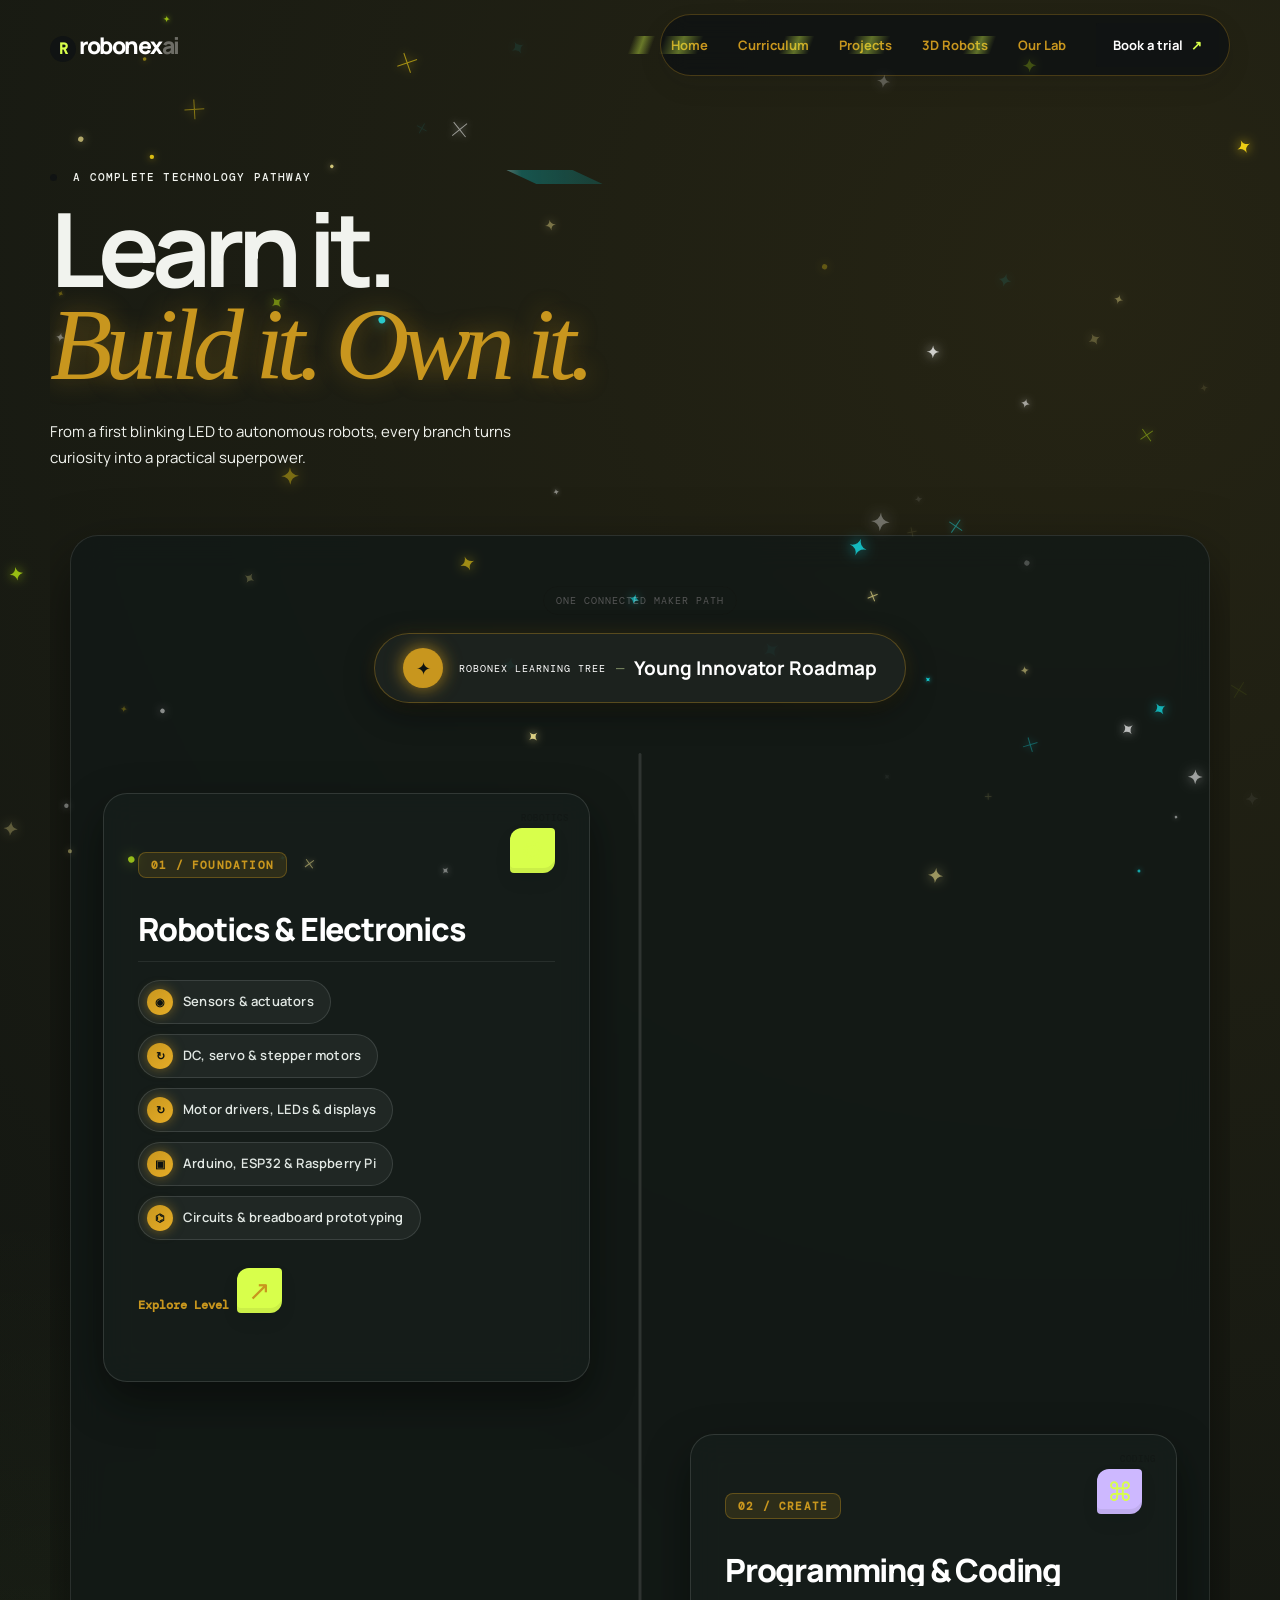
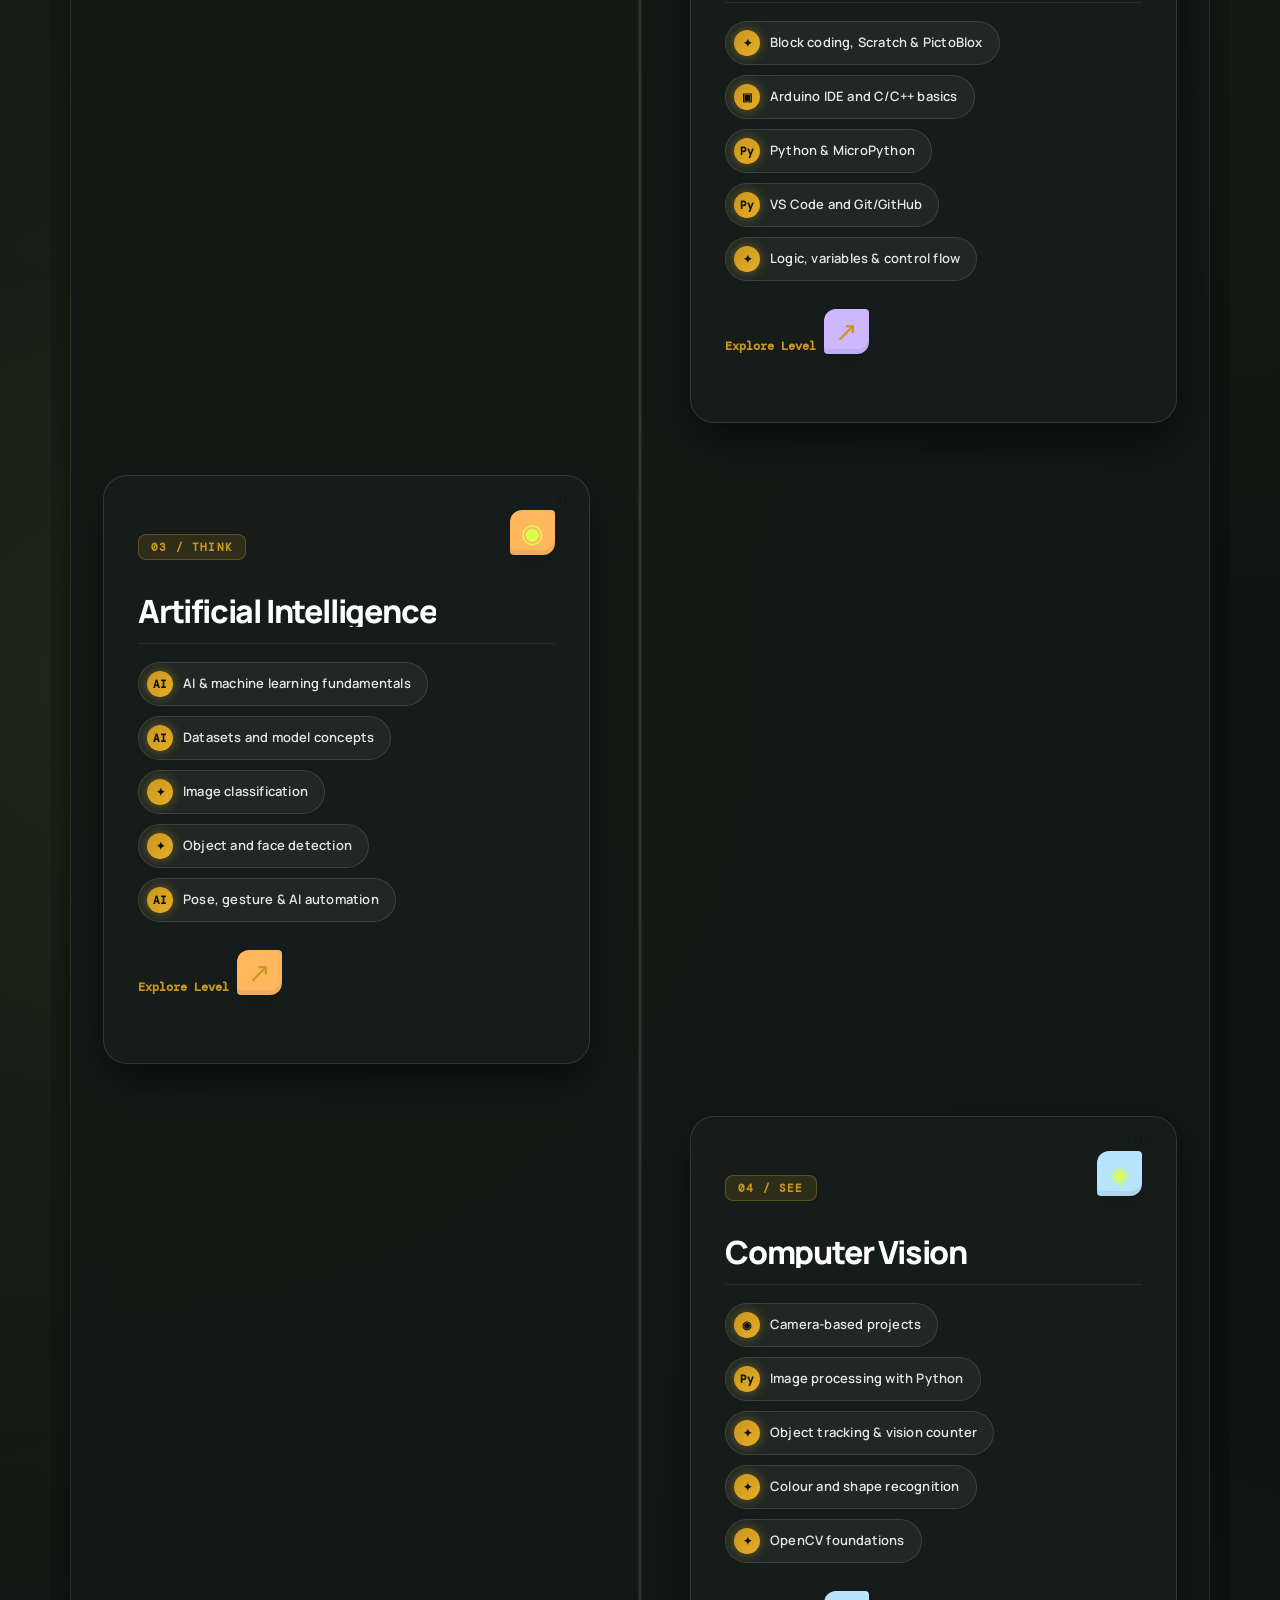
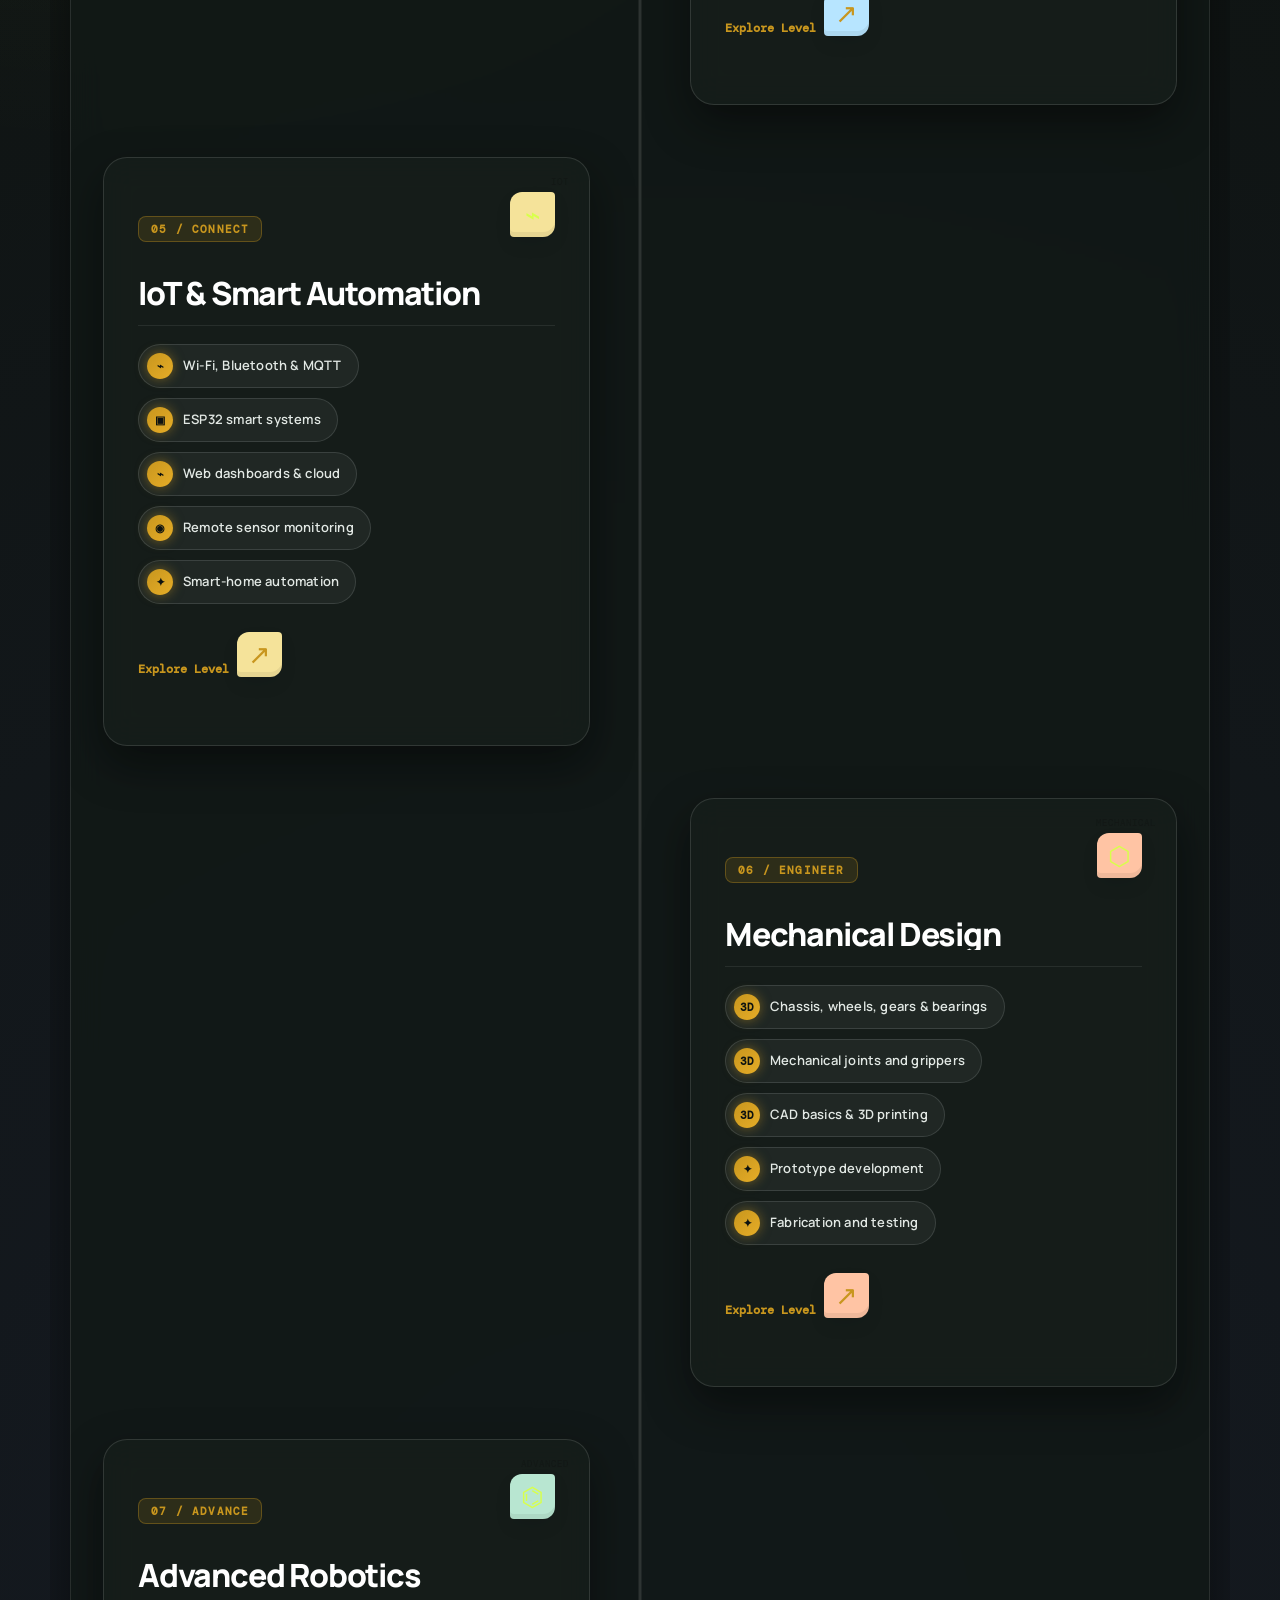
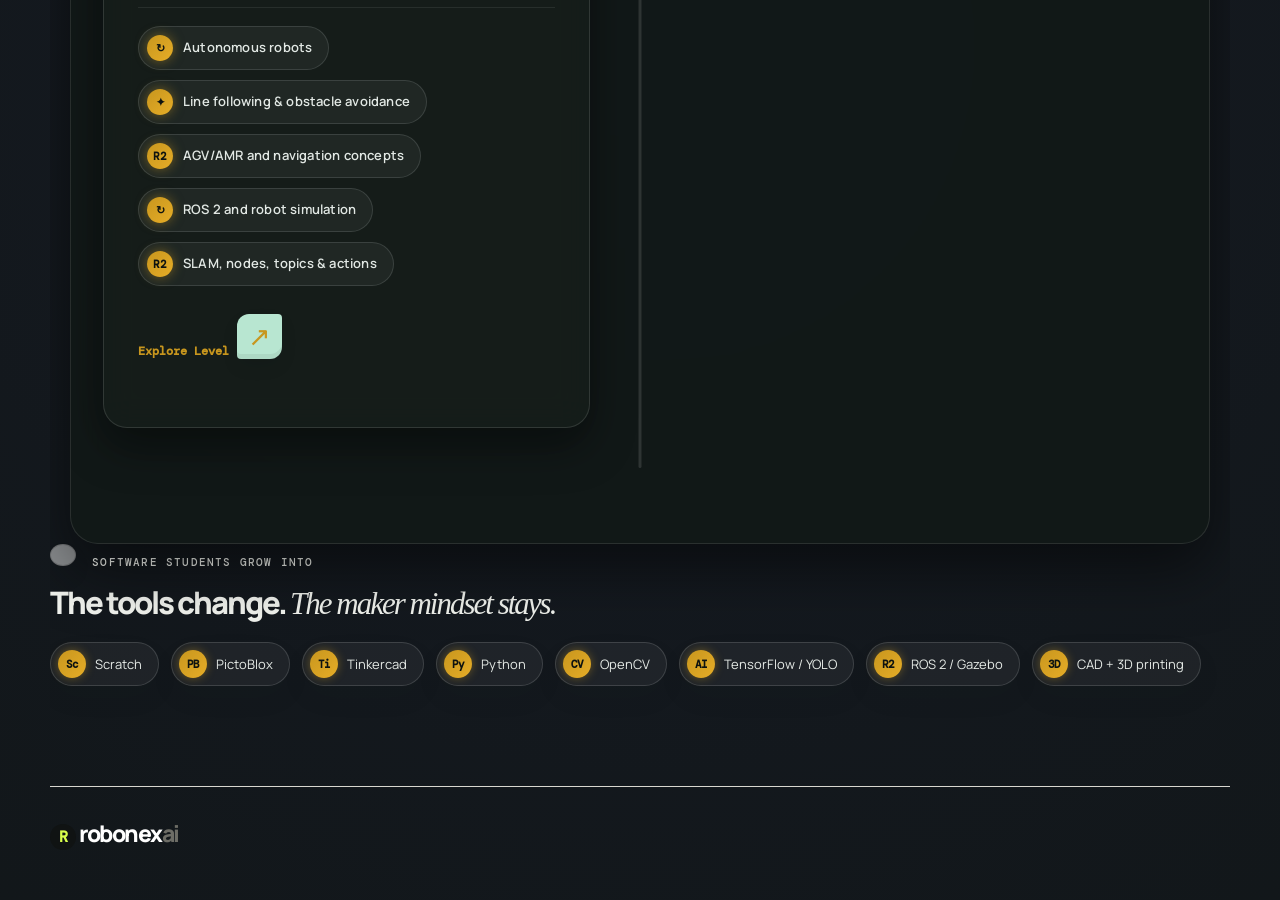
<file: curriculum.html>
<!doctype html>
<html lang="en">
<head>
  <meta charset="UTF-8" />
  <meta name="viewport" content="width=device-width, initial-scale=1.0" />
  <title>Curriculum | RoboNex AI</title>
  <meta name="description" content="A practical AI and robotics learning tree for young makers." />
  <link rel="preconnect" href="https://fonts.googleapis.com" />
  <link rel="preconnect" href="https://fonts.gstatic.com" crossorigin />
  <link href="https://fonts.googleapis.com/css2?family=DM+Mono:wght@400;500&family=Manrope:wght@400;500;600;700;800&display=swap" rel="stylesheet" />
  <link rel="stylesheet" href="style.css" />
</head>
<body class="inner-page">
  <header class="nav wrap">
    <a class="brand" href="home.html"><span class="brand-mark">R</span>robonex<span>ai</span></a>
    <button class="menu" aria-label="Open menu" aria-expanded="false">☰</button>
    <nav>
      <a href="home.html">Home</a><a href="curriculum.html">Curriculum</a><a href="projects.html">Projects</a><a href="videos.html">3D Robots</a><a href="lab.html">Our Lab</a><a class="nav-cta" href="home.html#contact">Book a trial <i>↗</i></a>
    </nav>
  </header>

  <main class="wrap">
    <section class="inner-hero">
      <p class="eyebrow glitter-shimmer"><span></span> A COMPLETE TECHNOLOGY PATHWAY</p>
      <h1>Learn it.<br /><em>Build it. Own it.</em></h1>
      <p>From a first blinking LED to autonomous robots, every branch turns curiosity into a practical superpower.</p>
    </section>

    <section class="learning-tree" aria-labelledby="tree-title">
      <div class="tree-root tree-root-line"><span>✦</span><div><small>ROBONEX LEARNING TREE</small><b class="tree-divider">—</b><strong id="tree-title">Young Innovator Roadmap</strong></div></div>
      
      <div class="tree-timeline">
        <div class="tree-timeline-track"></div>
        <div class="tree-timeline-progress" id="tree-progress"></div>
        
        <div class="tree-grid">
          <article id="robotics" class="tree-card tree-card-left definition-trigger tilt-surface" data-tilt tabindex="0" role="button" data-definition="Robotics and electronics teaches students how machines sense the world, move safely, and respond through real circuits and controllers.">
            <div class="tree-node"><span class="node-num">01</span></div>
            <div class="tree-node-stem"></div>
            <div class="tree-card-top">
              <span class="tree-stage-badge">01 / FOUNDATION</span>
              <i class="tree-card-icon" title="Robotics and electronics">⚙</i>
            </div>
            <h2>Robotics &amp; Electronics</h2>
            <ul><li>Sensors &amp; actuators</li><li>DC, servo &amp; stepper motors</li><li>Motor drivers, LEDs &amp; displays</li><li>Arduino, ESP32 &amp; Raspberry Pi</li><li>Circuits &amp; breadboard prototyping</li></ul>
            <span class="tree-explore-btn">Explore Level <i>↗</i></span>
          </article>

          <article id="coding" class="tree-card tree-card-right definition-trigger tilt-surface" data-tilt tabindex="0" role="button" data-definition="Programming gives students the instructions behind every invention, starting with visual blocks and growing into Python, C/C++, MicroPython, and Git.">
            <div class="tree-node"><span class="node-num">02</span></div>
            <div class="tree-node-stem"></div>
            <div class="tree-card-top">
              <span class="tree-stage-badge">02 / CREATE</span>
              <i class="tree-card-icon" title="Programming and coding">⌘</i>
            </div>
            <h2>Programming &amp; Coding</h2>
            <ul><li>Block coding, Scratch &amp; PictoBlox</li><li>Arduino IDE and C/C++ basics</li><li>Python &amp; MicroPython</li><li>VS Code and Git/GitHub</li><li>Logic, variables &amp; control flow</li></ul>
            <span class="tree-explore-btn">Explore Level <i>↗</i></span>
          </article>

          <article id="ai" class="tree-card tree-card-left definition-trigger tilt-surface" data-tilt tabindex="0" role="button" data-definition="Artificial intelligence helps students train machines to find patterns, classify images, understand datasets, and make useful decisions with responsible automation.">
            <div class="tree-node"><span class="node-num">03</span></div>
            <div class="tree-node-stem"></div>
            <div class="tree-card-top">
              <span class="tree-stage-badge">03 / THINK</span>
              <i class="tree-card-icon" title="Artificial intelligence">◉</i>
            </div>
            <h2>Artificial Intelligence</h2>
            <ul><li>AI &amp; machine learning fundamentals</li><li>Datasets and model concepts</li><li>Image classification</li><li>Object and face detection</li><li>Pose, gesture &amp; AI automation</li></ul>
            <span class="tree-explore-btn">Explore Level <i>↗</i></span>
          </article>

          <article id="vision" class="tree-card tree-card-right definition-trigger tilt-surface" data-tilt tabindex="0" role="button" data-definition="Computer vision turns camera feeds into information. Students build counters and recognition projects with image processing, tracking, Python, and OpenCV.">
            <div class="tree-node"><span class="node-num">04</span></div>
            <div class="tree-node-stem"></div>
            <div class="tree-card-top">
              <span class="tree-stage-badge">04 / SEE</span>
              <i class="tree-card-icon" title="Computer vision">◈</i>
            </div>
            <h2>Computer Vision</h2>
            <ul><li>Camera-based projects</li><li>Image processing with Python</li><li>Object tracking &amp; vision counter</li><li>Colour and shape recognition</li><li>OpenCV foundations</li></ul>
            <span class="tree-explore-btn">Explore Level <i>↗</i></span>
          </article>

          <article id="iot" class="tree-card tree-card-left definition-trigger tilt-surface" data-tilt tabindex="0" role="button" data-definition="IoT connects physical sensors to networks and dashboards. Students build smart-home, monitoring, and cloud-connected projects with ESP32, Wi-Fi, Bluetooth, and MQTT.">
            <div class="tree-node"><span class="node-num">05</span></div>
            <div class="tree-node-stem"></div>
            <div class="tree-card-top">
              <span class="tree-stage-badge">05 / CONNECT</span>
              <i class="tree-card-icon" title="IoT and smart automation">⌁</i>
            </div>
            <h2>IoT &amp; Smart Automation</h2>
            <ul><li>Wi-Fi, Bluetooth &amp; MQTT</li><li>ESP32 smart systems</li><li>Web dashboards &amp; cloud</li><li>Remote sensor monitoring</li><li>Smart-home automation</li></ul>
            <span class="tree-explore-btn">Explore Level <i>↗</i></span>
          </article>

          <article id="mechanical" class="tree-card tree-card-right definition-trigger tilt-surface" data-tilt tabindex="0" role="button" data-definition="Mechanical design makes a robot physically work. Students design chassis, joints, gears, grippers, and prototypes using CAD, fabrication, and 3D printing.">
            <div class="tree-node"><span class="node-num">06</span></div>
            <div class="tree-node-stem"></div>
            <div class="tree-card-top">
              <span class="tree-stage-badge">06 / ENGINEER</span>
              <i class="tree-card-icon" title="Mechanical design">⬡</i>
            </div>
            <h2>Mechanical Design</h2>
            <ul><li>Chassis, wheels, gears &amp; bearings</li><li>Mechanical joints and grippers</li><li>CAD basics &amp; 3D printing</li><li>Prototype development</li><li>Fabrication and testing</li></ul>
            <span class="tree-explore-btn">Explore Level <i>↗</i></span>
          </article>

          <article id="advanced" class="tree-card tree-card-left definition-trigger tilt-surface" data-tilt tabindex="0" role="button" data-definition="Advanced robotics brings all the branches together through autonomous navigation, AGV concepts, ROS 2, simulation, SLAM, and robot behaviors built from reusable components.">
            <div class="tree-node"><span class="node-num">07</span></div>
            <div class="tree-node-stem"></div>
            <div class="tree-card-top">
              <span class="tree-stage-badge">07 / ADVANCE</span>
              <i class="tree-card-icon" title="Advanced robotics">⌬</i>
            </div>
            <h2>Advanced Robotics</h2>
            <ul><li>Autonomous robots</li><li>Line following &amp; obstacle avoidance</li><li>AGV/AMR and navigation concepts</li><li>ROS 2 and robot simulation</li><li>SLAM, nodes, topics &amp; actions</li></ul>
            <span class="tree-explore-btn">Explore Level <i>↗</i></span>
          </article>
        </div>
      </div>
    </section>

    <section class="software-strip" aria-labelledby="software-title">
      <p class="eyebrow"><span></span> SOFTWARE STUDENTS GROW INTO</p>
      <h2 id="software-title" class="subheading">The tools change. <em>The maker mindset stays.</em></h2>
      <div class="software-list"><span class="definition-trigger tool-badge beginner" tabindex="0" role="button" title="Beginner tool" data-definition="Scratch is a visual block-based programming language where beginners learn sequences, loops, events, and logic by making interactive stories and games."><b class="tool-logo">Sc</b>Scratch</span><span class="definition-trigger tool-badge beginner" tabindex="0" role="button" title="Beginner tool" data-definition="PictoBlox combines block coding with AI and robotics extensions, helping students control hardware while experimenting with vision, speech, and smart projects."><b class="tool-logo">PB</b>PictoBlox</span><span class="definition-trigger tool-badge beginner" tabindex="0" role="button" title="Beginner tool" data-definition="Tinkercad lets students simulate simple circuits and prototype ideas safely before connecting physical components on a real breadboard."><b class="tool-logo">Ti</b>Tinkercad</span><span class="definition-trigger tool-badge intermediate" tabindex="0" role="button" title="Intermediate tool" data-definition="Python is a readable programming language used for robotics logic, data, automation, Raspberry Pi projects, and artificial intelligence."><b class="tool-logo">Py</b>Python</span><span class="definition-trigger tool-badge intermediate" tabindex="0" role="button" title="Intermediate tool" data-definition="OpenCV is a computer-vision toolkit for reading camera feeds, processing images, tracking objects, and building vision counters."><b class="tool-logo">CV</b>OpenCV</span><span class="definition-trigger tool-badge advanced" tabindex="0" role="button" title="Advanced tool" data-definition="TensorFlow and YOLO introduce students to trained models for classification and fast object detection in practical AI vision projects."><b class="tool-logo">AI</b>TensorFlow / YOLO</span><span class="definition-trigger tool-badge professional" tabindex="0" role="button" title="Professional tool" data-definition="ROS 2 and Gazebo provide professional tools for building, communicating between, and simulating larger robotic systems."><b class="tool-logo">R2</b>ROS 2 / Gazebo</span><span class="definition-trigger tool-badge professional" tabindex="0" role="button" title="Professional tool" data-definition="CAD and 3D printing turn a digital mechanical design into a physical prototype that can be assembled, tested, and improved."><b class="tool-logo">3D</b>CAD + 3D printing</span></div>
      <aside class="definition-panel" id="definition-panel" aria-live="polite" hidden><span class="definition-icon">✦</span><div><small>SELECTED TOOL / SKILL</small><h3>Click a branch or tool</h3><p>Choose any learning branch or software badge to see what students do with it.</p><a id="definition-link" class="definition-link" href="topic.html">Open full topic page <b>↗</b></a></div></aside>
    </section>
  </main>
  <footer class="wrap"><a class="brand" href="index.html"><span class="brand-mark">R</span>robonex<span>ai</span></a></footer>
  <script src="script.js"></script>
</body>
</html>
</file>
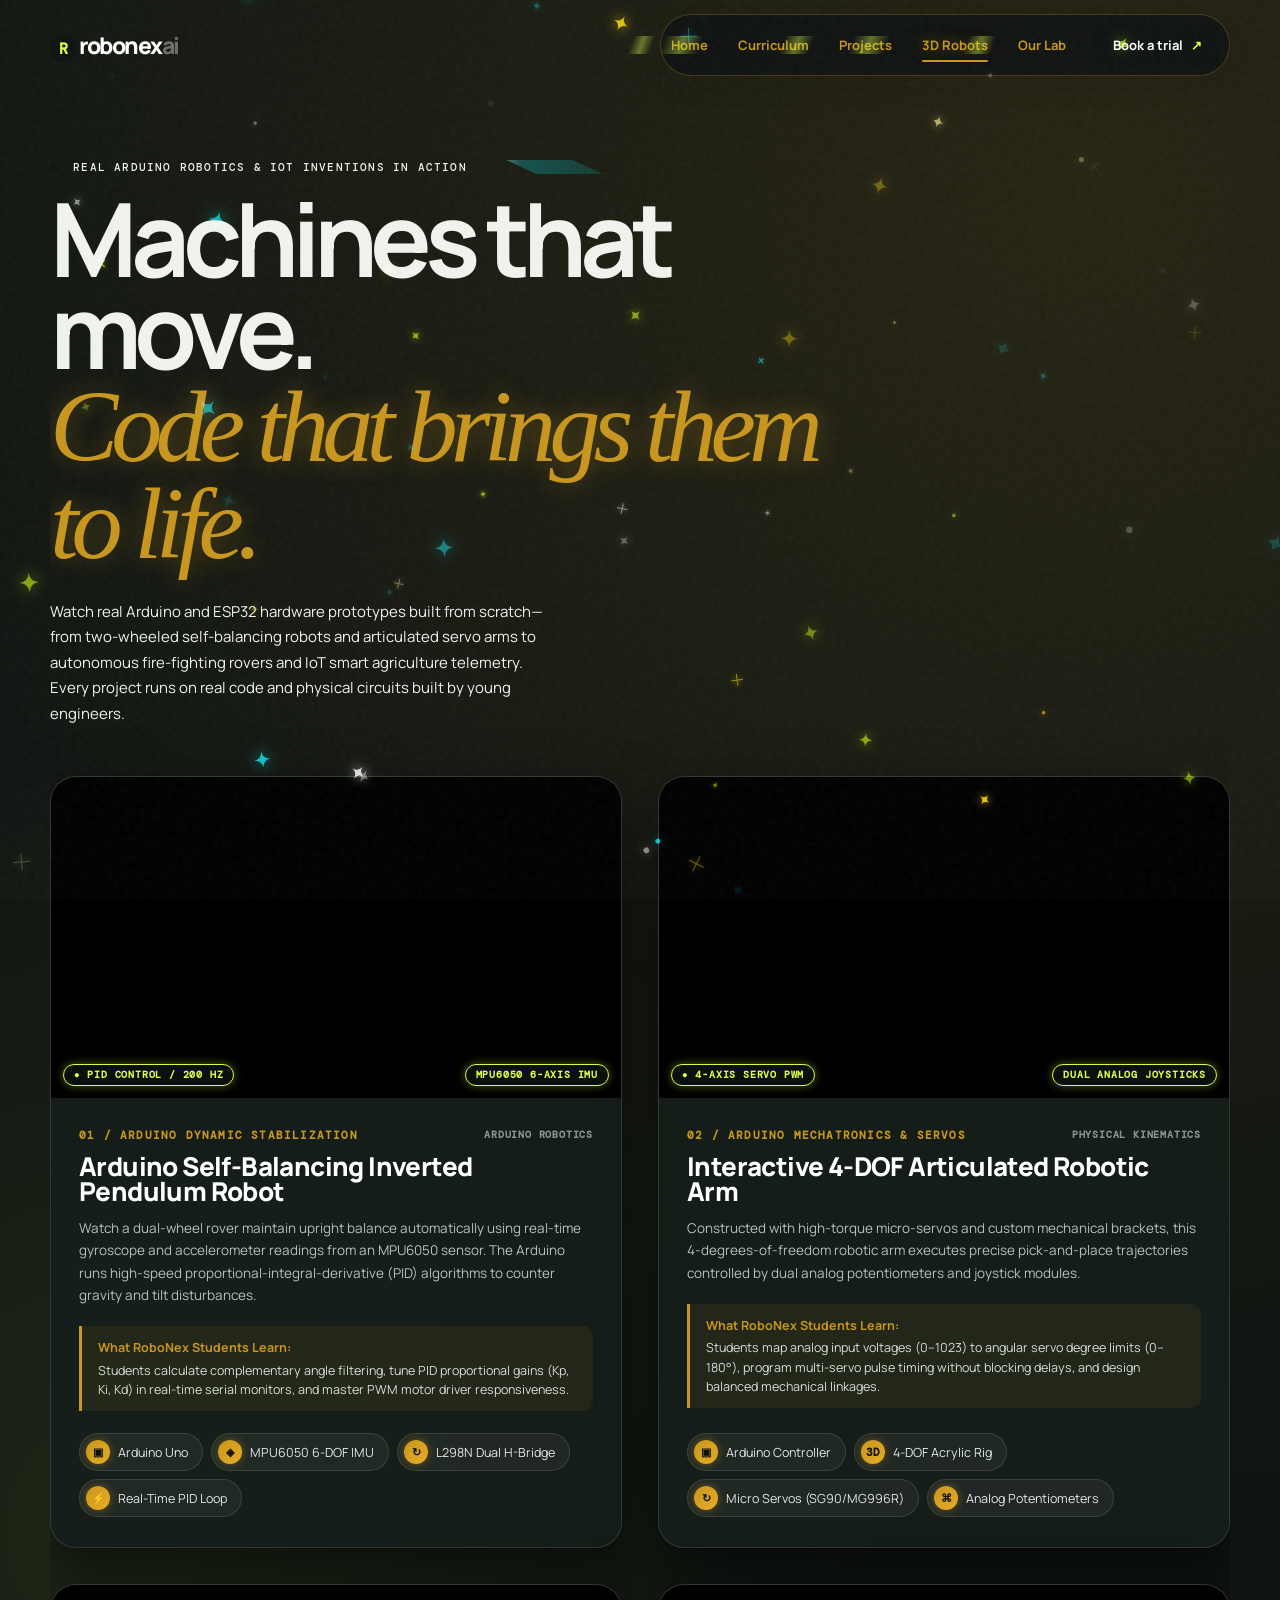
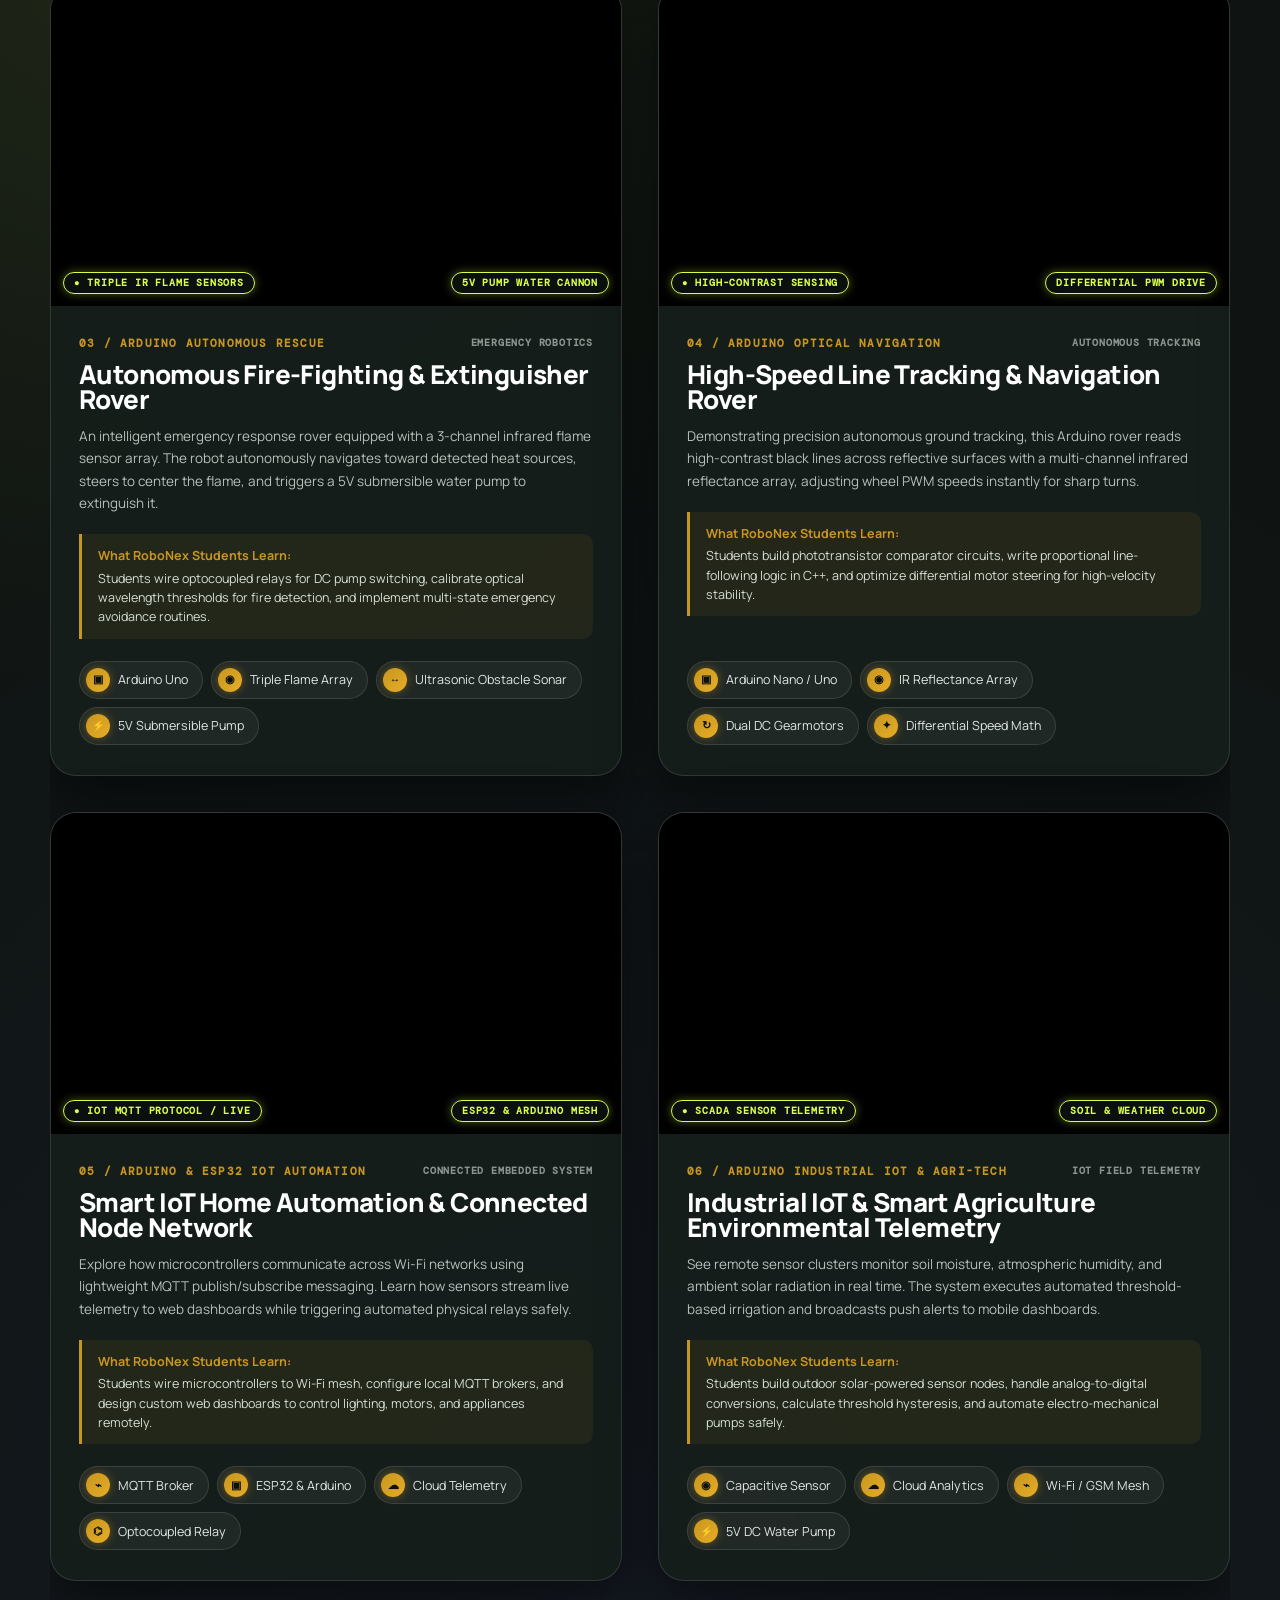
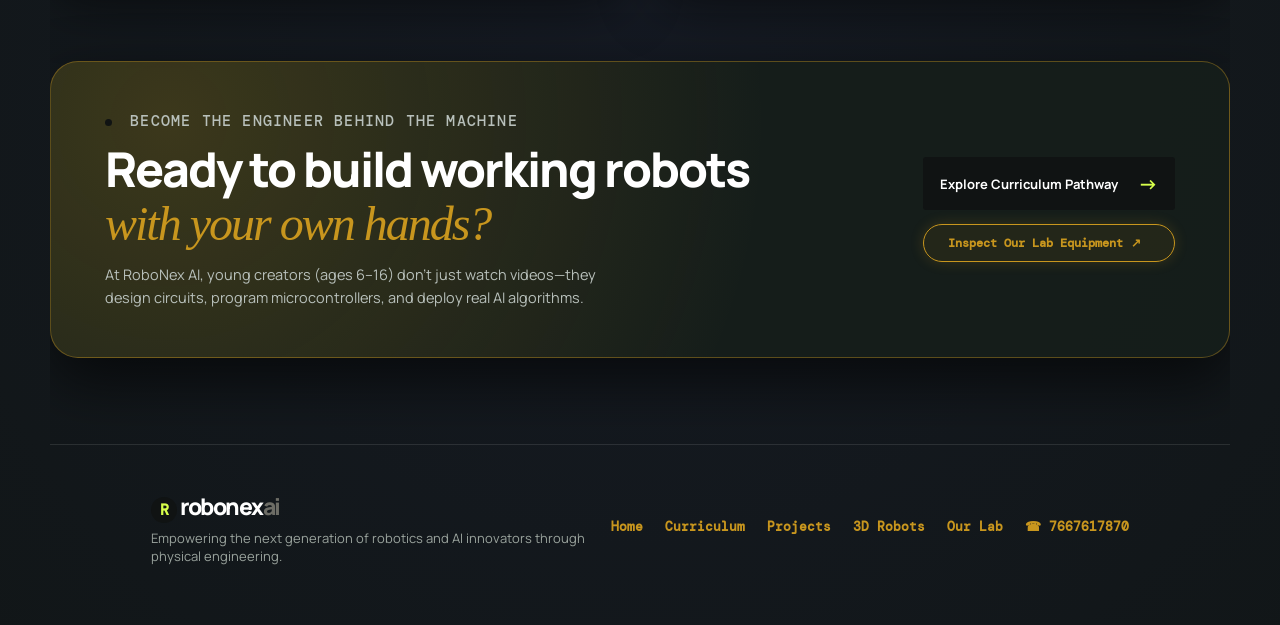
<file: videos.html>
<!doctype html>
<html lang="en">
<head>
  <meta charset="UTF-8" />
  <meta name="viewport" content="width=device-width, initial-scale=1.0" />
  <title>3D Robot Cinema &amp; Technology Demonstrations | RoboNex AI</title>
  <meta name="description" content="Watch advanced 3D robotics, humanoid agility, computer vision and autonomous AI in action at RoboNex AI Learning Lab." />
  <link rel="preconnect" href="https://fonts.googleapis.com" />
  <link rel="preconnect" href="https://fonts.gstatic.com" crossorigin />
  <link href="https://fonts.googleapis.com/css2?family=DM+Mono:wght@400;500&family=Manrope:wght@400;500;600;700;800&display=swap" rel="stylesheet" />
  <link rel="stylesheet" href="style.css" />
</head>
<body class="inner-page video-page">
  <div class="grain"></div>

  <!-- Navigation -->
  <header class="nav wrap">
    <a class="brand" href="home.html"><span class="brand-mark">R</span>robonex<span>ai</span></a>
    <button class="menu" aria-label="Open menu" aria-expanded="false">☰</button>
    <nav>
      <a href="home.html">Home</a>
      <a href="curriculum.html">Curriculum</a>
      <a href="projects.html">Projects</a>
      <a href="videos.html" class="active-nav">3D Robots</a>
      <a href="lab.html">Our Lab</a>
      <a class="nav-cta" href="home.html#contact">Book a trial <i>↗</i></a>
    </nav>
  </header>

  <main class="wrap">
    <!-- Hero Section -->
    <section class="inner-hero video-hero">
      <p class="eyebrow glitter-shimmer"><span></span> REAL ARDUINO ROBOTICS &amp; IOT INVENTIONS IN ACTION</p>
      <h1>Machines that move.<br /><em>Code that brings them to life.</em></h1>
      <p>Watch real Arduino and ESP32 hardware prototypes built from scratch—from two-wheeled self-balancing robots and articulated servo arms to autonomous fire-fighting rovers and IoT smart agriculture telemetry. Every project runs on real code and physical circuits built by young engineers.</p>
    </section>

    <!-- 6 High-Tech Video Showcase Cards -->
    <section class="video-showcase-grid">
      
      <!-- Video 1: Arduino Self-Balancing Robot -->
      <article class="video-card tilt-surface" data-tilt>
        <div class="video-player-wrapper">
          <iframe 
            src="https://www.youtube-nocookie.com/embed/pbJbpHjC3v0?rel=0&modestbranding=1" 
            title="Self Balancing Robot using Arduino &amp; MPU6050 Accelerometer Gyro" 
            allow="accelerometer; autoplay; clipboard-write; encrypted-media; gyroscope; picture-in-picture" 
            allowfullscreen
            loading="lazy">
          </iframe>
          <div class="video-hud-overlay">
            <span class="video-telemetry-badge">● PID CONTROL / 200 HZ</span>
            <span class="video-telemetry-badge">MPU6050 6-AXIS IMU</span>
          </div>
        </div>

        <div class="video-card-content">
          <div class="video-header-row">
            <span class="video-stage-tag">01 / ARDUINO DYNAMIC STABILIZATION</span>
            <small class="video-duration">ARDUINO ROBOTICS</small>
          </div>
          <h2>Arduino Self-Balancing Inverted Pendulum Robot</h2>
          <p class="video-description">
            Watch a dual-wheel rover maintain upright balance automatically using real-time gyroscope and accelerometer readings from an MPU6050 sensor. The Arduino runs high-speed proportional-integral-derivative (PID) algorithms to counter gravity and tilt disturbances.
          </p>
          
          <div class="video-learning-insight">
            <strong>What RoboNex Students Learn:</strong>
            <span>Students calculate complementary angle filtering, tune PID proportional gains (Kp, Ki, Kd) in real-time serial monitors, and master PWM motor driver responsiveness.</span>
          </div>

          <div class="video-tech-stack">
            <span class="tech-badge"><b class="tech-badge-logo">▣</b>Arduino Uno</span>
            <span class="tech-badge"><b class="tech-badge-logo">◈</b>MPU6050 6-DOF IMU</span>
            <span class="tech-badge"><b class="tech-badge-logo">↻</b>L298N Dual H-Bridge</span>
            <span class="tech-badge"><b class="tech-badge-logo">⚡</b>Real-Time PID Loop</span>
          </div>
        </div>
      </article>

      <!-- Video 2: Arduino Servo Robotic Arm -->
      <article class="video-card tilt-surface" data-tilt>
        <div class="video-player-wrapper">
          <iframe 
            src="https://www.youtube-nocookie.com/embed/ADJGxOrEZAM?rel=0&modestbranding=1" 
            title="How to Make Servo Robotic Arm using Arduino" 
            allow="accelerometer; autoplay; clipboard-write; encrypted-media; gyroscope; picture-in-picture" 
            allowfullscreen
            loading="lazy">
          </iframe>
          <div class="video-hud-overlay">
            <span class="video-telemetry-badge">● 4-AXIS SERVO PWM</span>
            <span class="video-telemetry-badge">DUAL ANALOG JOYSTICKS</span>
          </div>
        </div>

        <div class="video-card-content">
          <div class="video-header-row">
            <span class="video-stage-tag">02 / ARDUINO MECHATRONICS &amp; SERVOS</span>
            <small class="video-duration">PHYSICAL KINEMATICS</small>
          </div>
          <h2>Interactive 4-DOF Articulated Robotic Arm</h2>
          <p class="video-description">
            Constructed with high-torque micro-servos and custom mechanical brackets, this 4-degrees-of-freedom robotic arm executes precise pick-and-place trajectories controlled by dual analog potentiometers and joystick modules.
          </p>

          <div class="video-learning-insight">
            <strong>What RoboNex Students Learn:</strong>
            <span>Students map analog input voltages (0–1023) to angular servo degree limits (0–180°), program multi-servo pulse timing without blocking delays, and design balanced mechanical linkages.</span>
          </div>

          <div class="video-tech-stack">
            <span class="tech-badge"><b class="tech-badge-logo">▣</b>Arduino Controller</span>
            <span class="tech-badge"><b class="tech-badge-logo">3D</b>4-DOF Acrylic Rig</span>
            <span class="tech-badge"><b class="tech-badge-logo">↻</b>Micro Servos (SG90/MG996R)</span>
            <span class="tech-badge"><b class="tech-badge-logo">⌘</b>Analog Potentiometers</span>
          </div>
        </div>
      </article>

      <!-- Video 3: Arduino Fire Fighting Robot -->
      <article class="video-card tilt-surface" data-tilt>
        <div class="video-player-wrapper">
          <iframe 
            src="https://www.youtube-nocookie.com/embed/jsvAL9ogFBw?rel=0&modestbranding=1" 
            title="DIY Fire Fighting Robot using Arduino | Auto Fire Chaser and Extinguisher" 
            allow="accelerometer; autoplay; clipboard-write; encrypted-media; gyroscope; picture-in-picture" 
            allowfullscreen
            loading="lazy">
          </iframe>
          <div class="video-hud-overlay">
            <span class="video-telemetry-badge">● TRIPLE IR FLAME SENSORS</span>
            <span class="video-telemetry-badge">5V PUMP WATER CANNON</span>
          </div>
        </div>

        <div class="video-card-content">
          <div class="video-header-row">
            <span class="video-stage-tag">03 / ARDUINO AUTONOMOUS RESCUE</span>
            <small class="video-duration">EMERGENCY ROBOTICS</small>
          </div>
          <h2>Autonomous Fire-Fighting &amp; Extinguisher Rover</h2>
          <p class="video-description">
            An intelligent emergency response rover equipped with a 3-channel infrared flame sensor array. The robot autonomously navigates toward detected heat sources, steers to center the flame, and triggers a 5V submersible water pump to extinguish it.
          </p>

          <div class="video-learning-insight">
            <strong>What RoboNex Students Learn:</strong>
            <span>Students wire optocoupled relays for DC pump switching, calibrate optical wavelength thresholds for fire detection, and implement multi-state emergency avoidance routines.</span>
          </div>

          <div class="video-tech-stack">
            <span class="tech-badge"><b class="tech-badge-logo">▣</b>Arduino Uno</span>
            <span class="tech-badge"><b class="tech-badge-logo">◉</b>Triple Flame Array</span>
            <span class="tech-badge"><b class="tech-badge-logo">↔</b>Ultrasonic Obstacle Sonar</span>
            <span class="tech-badge"><b class="tech-badge-logo">⚡</b>5V Submersible Pump</span>
          </div>
        </div>
      </article>

      <!-- Video 4: Arduino Line Follower Robot -->
      <article class="video-card tilt-surface" data-tilt>
        <div class="video-player-wrapper">
          <iframe 
            src="https://www.youtube-nocookie.com/embed/7KGJlU4-RWg?rel=0&modestbranding=1" 
            title="Arduino Line Following Robot | DIY Smart Robot" 
            allow="accelerometer; autoplay; clipboard-write; encrypted-media; gyroscope; picture-in-picture" 
            allowfullscreen
            loading="lazy">
          </iframe>
          <div class="video-hud-overlay">
            <span class="video-telemetry-badge">● HIGH-CONTRAST SENSING</span>
            <span class="video-telemetry-badge">DIFFERENTIAL PWM DRIVE</span>
          </div>
        </div>

        <div class="video-card-content">
          <div class="video-header-row">
            <span class="video-stage-tag">04 / ARDUINO OPTICAL NAVIGATION</span>
            <small class="video-duration">AUTONOMOUS TRACKING</small>
          </div>
          <h2>High-Speed Line Tracking &amp; Navigation Rover</h2>
          <p class="video-description">
            Demonstrating precision autonomous ground tracking, this Arduino rover reads high-contrast black lines across reflective surfaces with a multi-channel infrared reflectance array, adjusting wheel PWM speeds instantly for sharp turns.
          </p>

          <div class="video-learning-insight">
            <strong>What RoboNex Students Learn:</strong>
            <span>Students build phototransistor comparator circuits, write proportional line-following logic in C++, and optimize differential motor steering for high-velocity stability.</span>
          </div>

          <div class="video-tech-stack">
            <span class="tech-badge"><b class="tech-badge-logo">▣</b>Arduino Nano / Uno</span>
            <span class="tech-badge"><b class="tech-badge-logo">◉</b>IR Reflectance Array</span>
            <span class="tech-badge"><b class="tech-badge-logo">↻</b>Dual DC Gearmotors</span>
            <span class="tech-badge"><b class="tech-badge-logo">✦</b>Differential Speed Math</span>
          </div>
        </div>
      </article>

      <!-- Video 5: IoT Smart Home & Automation -->
      <article class="video-card tilt-surface" data-tilt>
        <div class="video-player-wrapper">
          <iframe 
            src="https://www.youtube-nocookie.com/embed/URbFLG9aQVU?rel=0&modestbranding=1" 
            title="IoT Smart Home Automation &amp; Connected Mesh Network" 
            allow="accelerometer; autoplay; clipboard-write; encrypted-media; gyroscope; picture-in-picture" 
            allowfullscreen
            loading="lazy">
          </iframe>
          <div class="video-hud-overlay">
            <span class="video-telemetry-badge">● IOT MQTT PROTOCOL / LIVE</span>
            <span class="video-telemetry-badge">ESP32 &amp; ARDUINO MESH</span>
          </div>
        </div>

        <div class="video-card-content">
          <div class="video-header-row">
            <span class="video-stage-tag">05 / ARDUINO &amp; ESP32 IOT AUTOMATION</span>
            <small class="video-duration">CONNECTED EMBEDDED SYSTEM</small>
          </div>
          <h2>Smart IoT Home Automation &amp; Connected Node Network</h2>
          <p class="video-description">
            Explore how microcontrollers communicate across Wi-Fi networks using lightweight MQTT publish/subscribe messaging. Learn how sensors stream live telemetry to web dashboards while triggering automated physical relays safely.
          </p>
          
          <div class="video-learning-insight">
            <strong>What RoboNex Students Learn:</strong>
            <span>Students wire microcontrollers to Wi-Fi mesh, configure local MQTT brokers, and design custom web dashboards to control lighting, motors, and appliances remotely.</span>
          </div>

          <div class="video-tech-stack">
            <span class="tech-badge"><b class="tech-badge-logo">⌁</b>MQTT Broker</span>
            <span class="tech-badge"><b class="tech-badge-logo">▣</b>ESP32 &amp; Arduino</span>
            <span class="tech-badge"><b class="tech-badge-logo">☁</b>Cloud Telemetry</span>
            <span class="tech-badge"><b class="tech-badge-logo">⌬</b>Optocoupled Relay</span>
          </div>
        </div>
      </article>

      <!-- Video 6: Industrial IoT & Smart Agriculture -->
      <article class="video-card tilt-surface" data-tilt>
        <div class="video-player-wrapper">
          <iframe 
            src="https://www.youtube-nocookie.com/embed/QSIPNhOiMoE?rel=0&modestbranding=1" 
            title="Industrial IoT &amp; Smart Agriculture Environmental Telemetry" 
            allow="accelerometer; autoplay; clipboard-write; encrypted-media; gyroscope; picture-in-picture" 
            allowfullscreen
            loading="lazy">
          </iframe>
          <div class="video-hud-overlay">
            <span class="video-telemetry-badge">● SCADA SENSOR TELEMETRY</span>
            <span class="video-telemetry-badge">SOIL &amp; WEATHER CLOUD</span>
          </div>
        </div>

        <div class="video-card-content">
          <div class="video-header-row">
            <span class="video-stage-tag">06 / ARDUINO INDUSTRIAL IOT &amp; AGRI-TECH</span>
            <small class="video-duration">IOT FIELD TELEMETRY</small>
          </div>
          <h2>Industrial IoT &amp; Smart Agriculture Environmental Telemetry</h2>
          <p class="video-description">
            See remote sensor clusters monitor soil moisture, atmospheric humidity, and ambient solar radiation in real time. The system executes automated threshold-based irrigation and broadcasts push alerts to mobile dashboards.
          </p>

          <div class="video-learning-insight">
            <strong>What RoboNex Students Learn:</strong>
            <span>Students build outdoor solar-powered sensor nodes, handle analog-to-digital conversions, calculate threshold hysteresis, and automate electro-mechanical pumps safely.</span>
          </div>

          <div class="video-tech-stack">
            <span class="tech-badge"><b class="tech-badge-logo">◉</b>Capacitive Sensor</span>
            <span class="tech-badge"><b class="tech-badge-logo">☁</b>Cloud Analytics</span>
            <span class="tech-badge"><b class="tech-badge-logo">⌁</b>Wi-Fi / GSM Mesh</span>
            <span class="tech-badge"><b class="tech-badge-logo">⚡</b>5V DC Water Pump</span>
          </div>
        </div>
      </article>

    </section>

    <!-- Bottom Action Banner -->
    <section class="video-cta-banner tilt-surface" data-tilt>
      <div class="video-cta-copy">
        <p class="eyebrow"><span></span> BECOME THE ENGINEER BEHIND THE MACHINE</p>
        <h2>Ready to build working robots<br /><em>with your own hands?</em></h2>
        <p>At RoboNex AI, young creators (ages 6–16) don't just watch videos—they design circuits, program microcontrollers, and deploy real AI algorithms.</p>
      </div>
      <div class="video-cta-actions">
        <a class="button" href="curriculum.html">Explore Curriculum Pathway <b>→</b></a>
        <a class="button-outline" href="lab.html">Inspect Our Lab Equipment <b>↗</b></a>
      </div>
    </section>
  </main>

  <!-- Footer -->
  <footer class="wrap home-footer">
    <div class="footer-top">
      <div>
        <a class="brand" href="home.html"><span class="brand-mark">R</span>robonex<span>ai</span></a>
        <p class="footer-tagline">Empowering the next generation of robotics and AI innovators through physical engineering.</p>
      </div>
      <div class="footer-links">
        <a href="home.html">Home</a>
        <a href="curriculum.html">Curriculum</a>
        <a href="projects.html">Projects</a>
        <a href="videos.html">3D Robots</a>
        <a href="lab.html">Our Lab</a>
        <a href="tel:+917667617870">☎ 7667617870</a>
      </div>
    </div>
  </footer>

  <script src="script.js"></script>
</body>
</html>
</file>
<file: style.css>
:root{overflow-x:hidden}html{overflow-x:hidden;width:100%;-webkit-text-size-adjust:100%}body{width:100%;min-width:0;overflow-x:hidden}img{max-width:100%;height:auto}a,button,input,textarea{touch-action:manipulation}.wrap{max-width:1180px}.home-page main,.inner-page main{width:100%;overflow:hidden}.inner-page .nav,.home-page .nav{max-width:1180px}.inner-page .nav nav,.home-page .nav nav{max-width:calc(100vw - 32px)}@media(max-width:760px){.wrap{width:calc(100% - 32px);max-width:none}.nav{width:calc(100% - 32px);min-height:70px}.nav nav{max-width:calc(100vw - 32px);box-sizing:border-box}.inner-hero h1{letter-spacing:-4px;overflow-wrap:anywhere}.tree-grid,.all-projects,.topic-grid,.lab-layout{min-width:0}.tree-card,.all-projects article,.topic-panel,.lab-tool{min-width:0;overflow:hidden}.tree-card h2,.tree-card li,.lab-tool p,.lab-tool small{overflow-wrap:anywhere}.home-page .home-hero-inner{overflow:hidden}.home-page .home-summary{overflow:hidden}.home-page .home-summary h1,.home-page .hero-truth,.home-page .home-lead{overflow-wrap:anywhere}.home-contact{width:calc(100% - 32px);box-sizing:border-box}.query-form{min-width:0}.query-form input,.query-form textarea{min-width:0;max-width:100%;box-sizing:border-box}}
/* Navigation link styling: Home, Curriculum, Projects, Our Lab in Dark Golden */
:root{--dark-golden:#c8961e;--dark-golden-hover:#ffd700;--dark-golden-glow:rgba(200,150,30,0.5)}
.nav nav>a:not(.nav-cta),.home-nav nav>a:not(.nav-cta),.inner-page .nav nav>a:not(.nav-cta),.home-page .home-nav nav>a:not(.nav-cta){color:var(--dark-golden)!important;font-weight:700!important;text-decoration:none!important;transition:color .25s ease,text-shadow .25s ease,transform .25s ease!important}
.nav nav>a:not(.nav-cta):hover,.home-nav nav>a:not(.nav-cta):hover,.inner-page .nav nav>a:not(.nav-cta):hover,.home-page .home-nav nav>a:not(.nav-cta):hover{color:var(--dark-golden-hover)!important;text-shadow:0 0 14px var(--dark-golden-glow)!important}
.nav nav>a:not(.nav-cta):after,.home-nav nav>a:not(.nav-cta):after{background:var(--dark-golden)!important}
.inner-page .nav nav{padding:8px 10px;border:1px solid rgba(200,150,30,0.3);border-radius:999px;background:#101313e8;box-shadow:0 10px 25px #10131318;backdrop-filter:blur(12px)}
.inner-page .nav .brand{color:var(--ink)}
.inner-page .nav .brand span:not(.brand-mark){color:#6d6d66}
.home-nav .menu,.inner-page .nav .menu,.nav .menu{color:var(--dark-golden)!important}
.home-summary{width:min(560px,100%);padding:32px}.home-summary h1{font-size:clamp(48px,5.8vw,82px)}.home-summary .home-lead{max-width:460px;font-size:14px}.hero-truth{margin:16px 0 19px;font-size:11px}@media(max-width:760px){.home-summary{padding:21px 18px}.home-summary h1{font-size:clamp(38px,11vw,60px)}.home-summary .home-lead{font-size:11px}.hero-truth{margin:13px 0 16px;font-size:9px}}
.home-page{overflow-x:hidden}.home-hero{min-height:calc(100dvh - 90px);isolation:isolate}.home-hero-media{height:100%;min-height:calc(100dvh - 90px)}.home-hero-media img{display:block;min-width:100%;min-height:100%;object-fit:cover;object-position:center;will-change:transform}.home-hero-inner{min-height:calc(100dvh - 90px);width:min(1180px,calc(100% - 48px));box-sizing:border-box}.home-summary{max-width:650px;box-sizing:border-box}.home-live-tag,.home-project-note{max-width:calc(100vw - 32px);box-sizing:border-box}@media(max-width:760px){.home-hero{min-height:100dvh;height:auto}.home-hero-media{position:absolute;height:100%;min-height:100%;inset:0}.home-hero-media img{object-position:62% center;min-width:100%;height:100%;min-height:100%;object-fit:cover}.home-hero-inner{width:100%;min-height:100dvh;height:auto;padding:92px 16px 32px;box-sizing:border-box;align-items:end}.home-summary{max-height:none;margin:0;width:100%;padding:24px 20px}.home-summary h1{font-size:clamp(40px,12.5vw,66px);overflow-wrap:normal}.hero-truth{max-width:100%;overflow:hidden}.home-lead{max-width:100%;font-size:12px}.home-actions{gap:12px}.home-actions .button{min-height:44px}.home-phone{font-size:11px}.home-live-tag{top:78px;right:16px;font-size:8px}.home-project-note{display:none}.home-orbit-one{width:115vw;height:115vw;right:-42%;top:12%}.home-orbit-two{width:76vw;height:76vw;right:-3%;top:25%}}
.lab-hero{position:relative;transform-origin:center left;animation:lab-hero-zoom 8s ease-in-out infinite alternate}.lab-hero:after{content:'';position:absolute;left:42%;top:20%;width:220px;height:220px;border-radius:50%;background:#d8ff4b24;filter:blur(55px);z-index:-1;animation:lab-hero-glow 6s ease-in-out infinite alternate}.lab-hero h1{transition:transform .35s,text-shadow .35s}.lab-hero:hover h1{transform:translateX(8px) scale(1.015);text-shadow:0 10px 25px #1112}.lab-hero h1 em{display:inline-block;transition:color .3s,transform .3s}.lab-hero:hover h1 em{color:#628b2d;transform:translateX(5px)}@keyframes lab-hero-zoom{0%{transform:scale(1)}50%{transform:scale(1.012)}100%{transform:scale(1.025)}}@keyframes lab-hero-glow{from{opacity:.35;transform:scale(.8)}to{opacity:.85;transform:scale(1.2)}}@media(prefers-reduced-motion:reduce){.lab-hero,.lab-hero:after{animation:none}}
.lab-tool-photo{position:relative;width:118px;height:96px;flex:none;overflow:hidden;border-radius:22px;border:1px solid #fff;box-shadow:0 10px 22px #1113;transform:perspective(700px) rotateY(5deg);transition:transform .35s,box-shadow .35s}.lab-tool-photo:after{content:'VIEW LAB';position:absolute;left:8px;bottom:7px;padding:4px 6px;background:#101313b8;color:var(--acid);font:8px 'DM Mono';letter-spacing:.7px;opacity:0;transform:translateY(5px);transition:opacity .25s,transform .25s}.lab-tool-photo img{width:100%;height:100%;object-fit:cover;transition:transform .6s,filter .5s}.lab-tool:hover .lab-tool-photo{transform:perspective(700px) rotateY(0deg) translateY(-5px) scale(1.04);box-shadow:0 18px 30px #1114}.lab-tool:hover .lab-tool-photo:after{opacity:1;transform:translateY(0)}.lab-tool:hover .lab-tool-photo img{transform:scale(1.16);filter:saturate(1.2) contrast(1.08)}@media(max-width:760px){.lab-tool-photo{width:82px;height:72px;border-radius:17px}}
.lab-tool{position:relative;overflow:hidden}.lab-tool-photo{width:72px;height:72px;flex:none;overflow:hidden;border-radius:18px;border:1px solid #fff;box-shadow:0 8px 16px #1112}.lab-tool-photo img{width:100%;height:100%;object-fit:cover;transition:transform .5s,filter .5s}.lab-tool:hover .lab-tool-photo img{transform:scale(1.16);filter:saturate(1.2) contrast(1.08)}.lab-card-type{animation:lab-card-type-in .9s steps(24,end) both;clip-path:inset(0 100% 0 0);border-right:1px solid var(--acid)}.lab-tool:nth-child(1) .lab-card-type{animation-delay:.35s}.lab-tool:nth-child(2) .lab-card-type{animation-delay:.6s}.lab-tool:nth-child(3) .lab-card-type{animation-delay:.85s}.lab-tool:nth-child(4) .lab-card-type{animation-delay:1.1s}.lab-detail-strip .lab-card-type:nth-child(1){animation-delay:1.35s}.lab-detail-strip .lab-card-type:nth-child(2){animation-delay:1.55s}.lab-detail-strip .lab-card-type:nth-child(3){animation-delay:1.75s}@keyframes lab-card-type-in{to{clip-path:inset(0 0 0 0);border-right-color:transparent}}@media(max-width:760px){.lab-tool-photo{width:58px;height:58px;border-radius:14px}.lab-tool{gap:10px}.lab-tool>div:last-child{min-width:0}.lab-card-type{clip-path:none;border-right:0;animation:lab-card-mobile-in .7s both}}@keyframes lab-card-mobile-in{from{opacity:0;transform:translateY(8px)}to{opacity:1;transform:translateY(0)}}@media(prefers-reduced-motion:reduce){.lab-card-type{animation:none;clip-path:none;border:0}}
.lab-photo-frame{position:relative;min-height:550px;overflow:hidden;background:#18231f;border:1px solid #fff;box-shadow:0 18px 45px #1b282016}.lab-photo-frame img{width:100%;height:100%;min-height:550px;object-fit:cover;filter:saturate(.78) contrast(1.08);transition:transform .7s,filter .7s}.lab-photo-frame:hover img{transform:scale(1.08);filter:saturate(1.08) contrast(1.12)}.lab-photo-frame:after{content:'';position:absolute;inset:0;background:linear-gradient(0deg,#101313b8,transparent 55%);pointer-events:none}.lab-photo-frame span{position:absolute;z-index:1;left:20px;bottom:20px;padding:9px 12px;background:var(--acid);color:var(--ink);font:10px 'DM Mono';letter-spacing:1px}.lab-tool{display:flex;gap:16px;align-items:flex-start;padding:27px 10px;border-bottom:1px solid #2222;transition:transform .28s,background .28s,box-shadow .28s;border-radius:16px}.lab-tool:last-child{border-bottom:0}.lab-tool:hover{transform:translateX(8px) perspective(700px) rotateY(-2deg);background:#ffffffb8;box-shadow:0 12px 25px #1111}.lab-tool i{font-style:normal;display:grid;place-items:center;flex:none;width:46px;height:46px;border-radius:50%;background:var(--acid);font:18px 'DM Mono';box-shadow:inset 0 -4px 0 #1112,0 7px 14px #1111;transition:transform .3s,background .3s,color .3s}.lab-tool:nth-child(2) i{background:var(--purple)}.lab-tool:nth-child(3) i{background:var(--orange)}.lab-tool:nth-child(4) i{background:#b8e6d1}.lab-tool:hover i{transform:rotate(15deg) scale(1.12);background:var(--ink);color:var(--acid)}.lab-tool h2{font-size:20px;letter-spacing:-1px;margin:0 0 6px}.lab-tool p{font-size:12px;line-height:1.55;margin:0;color:#555}.lab-tool small{display:block;margin-top:8px;color:#6b7168;font-size:11px;line-height:1.5}.lab-type{display:inline-block;max-width:100%;clip-path:inset(0 100% 0 0);border-right:2px solid var(--acid);animation:lab-type-in 1.8s steps(32,end) forwards,caret-blink .75s step-end infinite}.lab-type-1{animation-delay:.1s}.lab-type-2{animation-delay:.55s}.lab-type-3{animation-delay:1.2s;color:#628b2d}.lab-type-4{animation-delay:2.3s}.lab-detail-strip{display:flex;justify-content:space-between;gap:15px;padding:20px 0 90px;border-top:1px solid #2223;font:10px 'DM Mono';letter-spacing:1px;color:#62675e}.lab-detail-strip span{transition:color .25s,transform .25s}.lab-detail-strip span:hover{color:#5e812b;transform:translateY(-4px)}@keyframes lab-type-in{to{clip-path:inset(0 0 0 0)}}@media(max-width:760px){.lab-type{display:block;clip-path:none;border-right:0;animation:lab-mobile-in .75s both}.lab-type-1{animation-delay:.1s}.lab-type-2{animation-delay:.3s}.lab-type-3{animation-delay:.55s}.lab-type-4{animation-delay:.8s}.lab-photo-frame,.lab-photo-frame img{min-height:360px}.lab-tool{padding:20px 6px}.lab-detail-strip{display:grid;gap:12px;padding-bottom:65px}}@keyframes lab-mobile-in{from{opacity:0;transform:translateY(12px)}to{opacity:1;transform:translateY(0)}}@media(prefers-reduced-motion:reduce){.lab-type{animation:none;clip-path:none;border:0}.lab-photo-frame img{transition:none}}
.nav nav>a{position:relative;display:inline-flex;align-items:center;transition:color .25s,transform .25s,background .25s,box-shadow .25s;text-decoration:none}.nav nav>a:not(.nav-cta):after{content:'';position:absolute;left:0;right:0;bottom:-8px;height:2px;border-radius:99px;background:var(--acid);transform:scaleX(0);transform-origin:left;transition:transform .3s}.nav nav>a:not(.nav-cta):hover{transform:translateY(-4px) rotateX(8deg);color:#5e812b;text-shadow:0 5px 12px #10131322}.nav nav>a:not(.nav-cta):hover:after{transform:scaleX(1)}.nav nav>a:not(.nav-cta):before{content:'';position:absolute;inset:0;background:linear-gradient(110deg,transparent 25%,#d8ff4b66 50%,transparent 75%);transform:translateX(-130%);transition:transform .55s;pointer-events:none}.nav nav>a:not(.nav-cta):hover:before{transform:translateX(130%)}.nav nav>.nav-cta{transition:transform .25s,box-shadow .25s,color .25s}.nav nav>.nav-cta:hover{transform:translateY(-4px) rotateX(5deg);box-shadow:0 12px 24px #10131344;color:#fff!important}.nav nav>.nav-cta i{transition:transform .25s}.nav nav>.nav-cta:hover i{transform:translate(4px,-3px) rotate(8deg);display:inline-block}@media(max-width:760px){.nav nav>a:not(.nav-cta):hover{transform:none;text-shadow:none}.nav nav>a:not(.nav-cta):after,.nav nav>a:not(.nav-cta):before{display:none}}
.learning-tree .tree-card{opacity:0;transform:perspective(1000px) translateY(32px) rotateX(7deg) rotateY(-2deg);animation:tree-card-in .8s cubic-bezier(.2,.8,.2,1) forwards;transform-style:preserve-3d}.learning-tree .tree-card:nth-child(1){animation-delay:.25s}.learning-tree .tree-card:nth-child(2){animation-delay:.4s}.learning-tree .tree-card:nth-child(3){animation-delay:.55s}.learning-tree .tree-card:nth-child(4){animation-delay:.7s}.learning-tree .tree-card:nth-child(5){animation-delay:.85s}.learning-tree .tree-card:nth-child(6){animation-delay:1s}.learning-tree .tree-card:nth-child(7){animation-delay:1.15s}.learning-tree .tree-card h2{width:max-content;max-width:100%;overflow:hidden;white-space:nowrap;border-right:2px solid var(--acid);clip-path:inset(0 100% 0 0);animation:tree-heading-type 1.5s steps(28,end) forwards;animation-delay:var(--tree-heading-delay,1.35s)}.learning-tree .tree-card:nth-child(1) h2{--tree-heading-delay:1.2s}.learning-tree .tree-card:nth-child(2) h2{--tree-heading-delay:1.4s}.learning-tree .tree-card:nth-child(3) h2{--tree-heading-delay:1.6s}.learning-tree .tree-card:nth-child(4) h2{--tree-heading-delay:1.8s}.learning-tree .tree-card:nth-child(5) h2{--tree-heading-delay:2s}.learning-tree .tree-card:nth-child(6) h2{--tree-heading-delay:2.2s}.learning-tree .tree-card:nth-child(7) h2{--tree-heading-delay:2.4s}.learning-tree .tree-card li{animation:tree-item-in .5s ease both;animation-delay:calc(var(--tree-heading-delay,1.2s) + .25s)}.learning-tree .tree-card li:nth-child(2){animation-delay:calc(var(--tree-heading-delay,1.2s) + .35s)}.learning-tree .tree-card li:nth-child(3){animation-delay:calc(var(--tree-heading-delay,1.2s) + .45s)}.learning-tree .tree-card li:nth-child(4){animation-delay:calc(var(--tree-heading-delay,1.2s) + .55s)}.learning-tree .tree-card li:nth-child(5){animation-delay:calc(var(--tree-heading-delay,1.2s) + .65s)}@keyframes tree-card-in{to{opacity:1;transform:perspective(1000px) translateY(0) rotateX(0) rotateY(0)}}@keyframes tree-heading-type{to{clip-path:inset(0 0 0 0)}}@keyframes tree-item-in{from{opacity:0;transform:translateX(-10px)}to{opacity:1;transform:translateX(0)}}@media(max-width:760px){.learning-tree .tree-card h2{white-space:normal;width:auto;border-right:0;clip-path:none;animation:tree-item-in .7s ease both}.learning-tree .tree-card{transform:translateY(24px);animation-name:tree-card-mobile-in}}@keyframes tree-card-mobile-in{to{opacity:1;transform:translateY(0)}}@media(prefers-reduced-motion:reduce){.learning-tree .tree-card,.learning-tree .tree-card h2,.learning-tree .tree-card li{animation:none;opacity:1;transform:none;clip-path:none;border:0}}
.tree-root-line{animation:tree-root-rise .8s cubic-bezier(.2,.8,.2,1) both}.tree-root-line>span{animation:tree-root-icon 1.2s .15s ease both}.tree-root-line>div{display:flex;align-items:center;gap:10px;flex-wrap:wrap}.tree-root-line small{display:inline;font-size:10px}.tree-root-line strong{font-size:18px;line-height:1}.tree-divider{color:#75835e;font:14px 'DM Mono'}.tree-root-line:hover>span{transform:rotate(18deg) scale(1.1);box-shadow:0 8px 18px #1114}.tree-root-line:hover strong{color:#55752a;text-shadow:0 0 14px #d8ff4b66}@keyframes tree-root-rise{from{opacity:0;transform:translateY(20px)}to{opacity:1;transform:translateY(0)}}@keyframes tree-root-icon{from{opacity:0;transform:scale(.65) rotate(-20deg)}to{opacity:1;transform:scale(1) rotate(0)}}@media(max-width:760px){.tree-root-line{gap:10px}.tree-root-line>div{gap:7px}.tree-root-line strong{font-size:15px}.tree-divider{font-size:11px}}
.home-pillar{border-radius:28px}.home-pillar i{border-radius:50%;transition:transform .35s cubic-bezier(.2,.8,.2,1),box-shadow .35s}.home-pillar:hover{border-radius:34px}.home-pillar:hover i{transform:translateY(-6px) rotate(14deg) scale(1.12);box-shadow:0 10px 22px #1113}.home-sensor{border-radius:999px}.home-live-tag{border-radius:999px}.home-project-note{border-radius:18px}.home-project-note:hover{border-radius:24px}.home-contact{border-radius:32px}.query-form{border-radius:24px}.query-form input,.query-form textarea{border-radius:16px}.button,.contact-call{border-radius:999px}.home-glow{animation:soft-orb-pulse 6s ease-in-out infinite alternate}@keyframes soft-orb-pulse{from{opacity:.55;transform:scale(.94)}to{opacity:1;transform:scale(1.08)}}@media(max-width:760px){.home-pillar{border-radius:22px}.home-contact{border-radius:25px}.query-form{border-radius:19px}}
.intro-type{display:inline-block;max-width:100%;clip-path:inset(0 100% 0 0);border-right:2px solid var(--acid);animation:intro-type-reveal 1.9s steps(38,end) forwards,caret-blink .75s step-end infinite}.intro-type-1{animation-delay:.1s}.intro-type-2{animation-delay:.65s}.intro-type-3{animation-delay:1.8s;color:#628b2d}.intro-type-4{animation-delay:3.2s}.intro-hover{transition:transform .3s,color .3s,text-shadow .3s}.intro-hover:hover{transform:translateX(7px);color:#55752a;text-shadow:0 0 16px #d8ff4b66}@keyframes intro-type-reveal{to{clip-path:inset(0 0 0 0)}}@media(max-width:760px){.intro-type{display:block;clip-path:none;border-right:0;animation:intro-mobile-in .8s both}.intro-type-1{animation-delay:.1s}.intro-type-2{animation-delay:.3s}.intro-type-3{animation-delay:.55s}.intro-type-4{animation-delay:.8s}.intro-hover:hover{transform:translateX(3px)}}@keyframes intro-mobile-in{from{opacity:0;transform:translateY(12px)}to{opacity:1;transform:translateY(0)}}@media(prefers-reduced-motion:reduce){.intro-type{animation:none;clip-path:none;border:0}}
.hero-copy-hover{transition:color .3s,transform .3s,text-shadow .3s}.hero-copy-hover:hover{color:#fff;transform:translateX(6px);text-shadow:0 0 18px #d8ff4b55}.curriculum-cta{position:relative;overflow:hidden;transition:transform .25s,box-shadow .25s!important}.curriculum-cta:after{content:'';position:absolute;inset:0;background:linear-gradient(110deg,transparent 20%,#d8ff4b99 50%,transparent 80%);transform:translateX(-130%);transition:transform .55s}.curriculum-cta:hover{transform:translateY(-5px) scale(1.03)!important;box-shadow:0 14px 28px #0006}.curriculum-cta:hover:after{transform:translateX(130%)}.curriculum-cta b{position:relative;z-index:1}.phone-cta{position:relative;transition:color .25s,transform .25s,text-shadow .25s}.phone-cta:hover{color:var(--acid);transform:translateX(7px) scale(1.04);text-shadow:0 0 15px #d8ff4b99}.phone-cta:before{content:'';position:absolute;left:0;right:0;bottom:-6px;height:1px;background:var(--acid);transform:scaleX(.3);transform-origin:left;transition:transform .3s}.phone-cta:hover:before{transform:scaleX(1)}
.hero-truth{display:grid;gap:5px;margin:22px 0 24px;padding-left:15px;border-left:2px solid var(--acid);color:#eef4e4;font:12px 'DM Mono';line-height:1.45}.hero-word-hover{transition:color .25s,transform .25s,text-shadow .25s}.hero-word-hover:hover{color:var(--acid);transform:translateX(8px);text-shadow:0 0 14px #d8ff4b88}.hero-truth .typewriter-line{display:block}.hero-truth .typewriter-line-4{animation-delay:4.2s}.hero-truth .typewriter-line-5{animation-delay:4.75s}.hero-truth .typewriter-line-6{animation-delay:5.3s}.hero-truth .typewriter-line-7{animation-delay:5.85s}.typewriter-line-8{animation-delay:6.55s!important}.typewriter-line-9{animation-delay:8.9s!important}.typewriter-line-10{animation-delay:9.2s!important}@media(max-width:760px){.hero-truth{margin:17px 0 20px;font-size:10px;gap:4px}.hero-truth .typewriter-line-4{animation-delay:.8s!important}.hero-truth .typewriter-line-5{animation-delay:1.05s!important}.hero-truth .typewriter-line-6{animation-delay:1.3s!important}.hero-truth .typewriter-line-7{animation-delay:1.55s!important}.typewriter-line-8{animation-delay:1.9s!important}.typewriter-line-9{animation-delay:2.25s!important}.typewriter-line-10{animation-delay:2.5s!important}}
.home-contact{position:relative;background:linear-gradient(135deg,#d8ff4b 0%,#dff7a3 48%,#bfe7c9 100%);box-shadow:0 18px 45px #1d2a201c;transition:transform .3s,box-shadow .3s,background .4s}.home-contact:hover{background:linear-gradient(135deg,#e4ff79 0%,#d8ff4b 48%,#b7e8cf 100%);box-shadow:0 28px 65px #1d2a2030}.contact-kicker{display:inline-flex;align-items:center;padding:8px 12px;border:1px solid #10131333;border-radius:999px;background:#ffffff4f;transition:transform .25s,background .25s}.contact-kicker:hover{transform:translateX(5px);background:#fff9}.contact-title{position:relative;display:inline-block;text-wrap:balance}.contact-title:after{content:'';position:absolute;left:0;bottom:-8px;width:62px;height:4px;border-radius:99px;background:var(--ink);transform:scaleX(.45);transform-origin:left;transition:transform .35s;width:90px}.home-contact:hover .contact-title:after{transform:scaleX(1)}.contact-title em{display:inline-block;color:#52762b;text-shadow:0 0 18px #fff7;transition:transform .3s,color .3s}.home-contact:hover .contact-title em{transform:translateX(7px);color:#31591f}.contact-description{max-width:340px!important;transition:transform .3s,color .3s}.home-contact:hover .contact-description{transform:translateY(3px);color:#263c25!important}.contact-call{position:relative;overflow:hidden;box-shadow:0 8px 18px #1113;transition:transform .25s,box-shadow .25s!important}.contact-call:before{content:'';position:absolute;inset:0;background:linear-gradient(110deg,transparent 25%,#d8ff4b66 50%,transparent 75%);transform:translateX(-130%);transition:transform .55s}.contact-call:hover{transform:translateY(-5px) scale(1.02)!important;box-shadow:0 15px 28px #1115}.contact-call:hover:before{transform:translateX(130%)}.contact-call b{position:relative}.query-form{transition:transform .3s,box-shadow .3s;border-color:#10131333}.home-contact:hover .query-form{transform:translateY(-4px) rotateX(1deg);box-shadow:0 20px 38px #1113}.query-form .button{transition:transform .25s,box-shadow .25s,background .25s}.query-form .button:hover{background:#31591f!important;box-shadow:0 10px 20px #1114;transform:translateY(-3px)}
.query-modal-image{display:block;height:500px;min-height:500px;background:#18231f;isolation:isolate}.query-modal-image img{display:block!important;visibility:visible!important;opacity:1!important;width:100%;height:100%;min-height:100%;object-fit:cover;object-position:center;position:relative;z-index:0;transition:transform .6s,filter .6s}.query-modal-image:hover img{transform:scale(1.1);filter:saturate(1.15) contrast(1.08)}.query-modal-card:hover .query-modal-image img{transform:scale(1.04)}.query-modal-content{position:relative;z-index:1}.query-modal-content h2{animation:modal-copy-in .7s .2s both}.query-modal-intro{animation:modal-copy-in .7s .35s both}.query-modal-content .query-form{animation:modal-copy-in .7s .5s both}@keyframes modal-copy-in{from{opacity:0;transform:translateY(12px)}to{opacity:1;transform:translateY(0)}}@media(max-width:760px){.query-modal-image{height:155px;min-height:155px}.query-modal-image img{min-height:155px}}
.query-modal-card{width:min(760px,100%);display:grid;grid-template-columns:.9fr 1.1fr;padding:0;overflow:hidden}.query-modal-image{position:relative;min-height:500px;overflow:hidden;background:#18231f}.query-modal-image:after{content:'';position:absolute;inset:0;background:linear-gradient(0deg,#101313bd,transparent 60%)}.query-modal-image img{width:100%;height:100%;object-fit:cover;filter:saturate(.8) contrast(1.1);animation:modal-robot-drift 9s ease-in-out infinite alternate}.query-modal-image span{position:absolute;z-index:1;left:18px;bottom:18px;color:var(--acid);font:10px 'DM Mono';letter-spacing:1px}.query-modal-content{padding:34px 34px 30px}.query-modal-card h2{font-size:clamp(38px,6vw,54px);line-height:.95;letter-spacing:-3px;margin:0}.query-modal-card h2 em{color:#628b2d}.query-modal-image+ .query-modal-content{background:#ffffff22}.query-modal-close{z-index:3}.query-modal .query-form{width:100%;background:#ffffff80}.query-modal .query-form .button{width:100%;justify-content:space-between}@keyframes modal-robot-drift{from{transform:scale(1.05) translate3d(-2%,0,0)}to{transform:scale(1.14) translate3d(2%,-1%,0)}}@media(max-width:760px){.query-modal-card{display:block;max-height:92svh;overflow:auto}.query-modal-image{min-height:145px;max-height:145px}.query-modal-content{padding:24px 20px 20px}}@media(prefers-reduced-motion:reduce){.query-modal-image img{animation:none}}
.query-modal{position:fixed;inset:0;z-index:50;display:grid;place-items:center;padding:20px;background:#07100ebd;backdrop-filter:blur(12px);opacity:0;visibility:hidden;transition:opacity .35s,visibility .35s}.query-modal.is-open{opacity:1;visibility:visible}.query-modal-card{position:relative;width:min(470px,100%);padding:34px;background:#ffffffdf;border:1px solid #ffffff;color:var(--ink);box-shadow:0 30px 90px #0008;transform:translateY(24px) scale(.96) rotateX(3deg);transition:transform .45s cubic-bezier(.2,.8,.2,1);backdrop-filter:blur(20px)}.query-modal.is-open .query-modal-card{transform:translateY(0) scale(1) rotateX(0)}.query-modal-card h2{font-size:clamp(38px,6vw,54px);line-height:.95;letter-spacing:-3px;margin:0}.query-modal-card h2 em{color:#628b2d}.query-modal-intro{max-width:370px;margin:15px 0 20px;color:#555;font-size:13px;line-height:1.55}.query-modal-close{position:absolute;top:13px;right:15px;width:34px;height:34px;border:1px solid #1113;background:#fff8;color:var(--ink);font-size:24px;line-height:1;cursor:pointer;transition:transform .2s,background .2s}.query-modal-close:hover{transform:rotate(90deg);background:var(--acid)}.query-modal .query-form{width:100%;background:#ffffff80}.query-modal .query-form .button{width:100%;justify-content:space-between}@media(max-width:760px){.query-modal{padding:14px;align-items:end}.query-modal-card{padding:28px 20px 20px}.query-modal-card h2{font-size:42px}.query-modal-intro{font-size:12px;margin:12px 0 15px}.query-modal .query-form{gap:8px}.query-modal .query-form textarea{min-height:58px}}
@media(max-width:760px){.typewriter-line-1{animation-delay:.1s!important}.typewriter-line-2{animation-delay:.35s!important}.typewriter-line-3{animation-delay:.55s!important}.typewriter-line-4{animation-delay:.8s!important}.typewriter-line-5{animation-delay:1.05s!important}.typewriter-line-6{animation-delay:1.2s!important}}
.typewriter-line-1{animation-delay:.15s!important}.typewriter-line-2{animation-delay:.85s!important}.typewriter-line-3{animation-delay:2.35s!important}.typewriter-line-4{animation-delay:4.2s!important}.typewriter-line-5{animation-delay:6.55s!important}.typewriter-line-6{animation-delay:6.85s!important}
.typewriter-line-1{animation-delay:.15s}.typewriter-line-2{animation-delay:.85s}.typewriter-line-3{animation-delay:2.35s}.typewriter-line-4{animation-delay:4.2s}.typewriter-line-5{animation-delay:6.55s}.typewriter-line-6{animation-delay:6.85s}
.home-contact{align-items:stretch}.contact-copy{display:flex;flex-direction:column;align-items:flex-start;justify-content:center}.contact-copy>p:not(.eyebrow){max-width:330px;color:#43483a;font-size:13px;line-height:1.6}.contact-call{margin-top:5px}.query-form{width:min(360px,100%);display:grid;gap:11px;padding:22px;background:#ffffff80;border:1px solid #1112;box-shadow:0 12px 25px #1112;backdrop-filter:blur(10px)}.query-form label{display:grid;gap:5px}.query-form label span{font:10px 'DM Mono';letter-spacing:.7px;text-transform:uppercase;color:#3f4637}.query-form input,.query-form textarea{width:100%;border:1px solid #1112;background:#fff9;padding:11px 12px;color:var(--ink);font:12px Manrope;outline:0;resize:vertical;transition:border-color .2s,box-shadow .2s,transform .2s}.query-form input:focus,.query-form textarea:focus{border-color:var(--ink);box-shadow:0 0 0 3px #10131318;transform:translateY(-1px)}.query-form .button{justify-content:space-between}.query-form .button:hover{transform:translateY(-3px);box-shadow:0 10px 20px #1114}.home-contact:hover .query-form{box-shadow:0 18px 35px #1113}.toast{z-index:20}.home-contact:after{right:28px}@media(max-width:760px){.home-contact{gap:24px}.contact-copy>p:not(.eyebrow){margin-bottom:4px}.query-form{width:100%;padding:18px}.home-contact .button{width:auto}}
.typewriter-line{display:inline-block;max-width:100%;overflow:hidden;vertical-align:bottom;clip-path:inset(0 100% 0 0);border-right:2px solid var(--acid);animation:typewriter-reveal 2.2s steps(34,end) forwards,caret-blink .75s step-end infinite}.typewriter-line-1{animation-delay:.15s}.typewriter-line-2{animation-delay:.65s}.typewriter-line-3{animation-delay:1.05s}.typewriter-line-4{animation-delay:1.65s}.typewriter-line-5{animation-delay:2.25s}.typewriter-line-6{animation-delay:2.55s}.typewriter-line-3{color:var(--acid);text-shadow:0 0 24px #d8ff4b55}@keyframes typewriter-reveal{to{clip-path:inset(0 0 0 0)}}@keyframes caret-blink{50%{border-color:transparent}}@media(max-width:760px){.home-nav{width:calc(100% - 32px)}.home-nav nav.open{background:#101313ed;color:#fff}.home-summary h1{line-height:1;letter-spacing:-3px}.typewriter-line{display:block;white-space:normal;border-right:0;clip-path:none;animation:mobile-text-in .9s both}.typewriter-line-1{animation-delay:.1s}.typewriter-line-2{animation-delay:.35s}.typewriter-line-3{animation-delay:.55s}.typewriter-line-4{animation-delay:.8s}.typewriter-line-5{animation-delay:1.05s}.typewriter-line-6{animation-delay:1.2s}.home-hero-media img{object-position:58% center}.home-sensor{display:none}.home-summary{width:100%;max-width:100%;overflow:hidden}.home-actions .button{width:100%;justify-content:space-between}.home-phone{margin-left:3px}.home-intro:before{top:48px}.home-contact:after{display:none}}@keyframes mobile-text-in{from{opacity:0;transform:translateY(12px)}to{opacity:1;transform:translateY(0)}}@media(prefers-reduced-motion:reduce){.typewriter-line{animation:none;clip-path:none;border:0}}
.home-hero-media:before{content:'';position:absolute;inset:0;z-index:2;pointer-events:none;background:linear-gradient(90deg,transparent 0 49.8%,#d8ff4b1c 50%,transparent 50.2%),linear-gradient(0deg,transparent 0 49.8%,#d8ff4b1c 50%,transparent 50.2%);background-size:100% 100%,100% 100%;opacity:.35}.home-scan-line{position:absolute;z-index:2;left:0;right:0;top:18%;height:1px;background:linear-gradient(90deg,transparent,#d8ff4b,#fff,transparent);box-shadow:0 0 18px #d8ff4b;animation:home-scan 6s ease-in-out infinite;pointer-events:none}.home-sensor{position:absolute;z-index:3;padding:7px 9px;border:1px solid #d8ff4b88;background:#101313aa;color:#d8ff4b;font:9px 'DM Mono';letter-spacing:1px;backdrop-filter:blur(6px);transition:transform .25s,background .25s,color .25s}.home-sensor:hover{transform:translateY(-5px) rotateX(8deg);background:var(--acid);color:var(--ink)}.home-sensor-one{right:27%;top:31%}.home-sensor-two{right:12%;top:63%}.home-intro{position:relative}.home-intro:before{content:'01';position:absolute;top:76px;right:0;color:#1112;font:10px 'DM Mono';letter-spacing:2px}.home-pillars{position:relative}.home-pillars:before{content:'';height:1px;background:linear-gradient(90deg,var(--acid),transparent);position:absolute;left:0;right:0;top:-32px}.home-pillar{position:relative;overflow:hidden}.home-pillar:after{content:'';position:absolute;left:0;top:0;width:100%;height:3px;background:var(--acid);transform:scaleX(0);transform-origin:left;transition:transform .35s}.home-pillar:nth-child(2):after{background:var(--purple)}.home-pillar:nth-child(3):after{background:var(--orange)}.home-pillar:nth-child(4):after{background:#b8e6d1}.home-pillar:hover:after{transform:scaleX(1)}.home-contact{position:relative;overflow:hidden}.home-contact:after{content:'ROBONEX / BUILD LOG';position:absolute;right:28px;bottom:18px;color:#1114;font:9px 'DM Mono';letter-spacing:1.5px;transform:rotate(-90deg);transform-origin:right bottom}@keyframes home-scan{0%,100%{top:16%;opacity:0}12%{opacity:1}52%{top:78%;opacity:.8}70%{opacity:0}}
.home-summary h1{animation:home-text-in .9s cubic-bezier(.2,.8,.2,1) both}.home-summary h1 em{display:inline-block;color:var(--acid);text-shadow:0 0 24px #d8ff4b55;animation:home-shimmer 4s ease-in-out 1s infinite}.home-lead{animation:home-text-in .9s .18s cubic-bezier(.2,.8,.2,1) both}.home-actions{animation:home-text-in .9s .3s cubic-bezier(.2,.8,.2,1) both}.home-summary .eyebrow{animation:home-text-in .8s .08s cubic-bezier(.2,.8,.2,1) both}.home-nav nav>a{overflow:hidden}.home-nav nav>a:before{content:'';position:absolute;inset:0;background:linear-gradient(110deg,transparent 25%,#d8ff4b66 50%,transparent 75%);transform:translateX(-130%);transition:transform .5s;pointer-events:none}.home-nav nav>a:hover:before{transform:translateX(130%)}.home-project-note strong{color:#fff;text-shadow:0 0 18px #d8ff4b22}.home-project-note span{transition:color .25s,text-shadow .25s}.home-project-note:hover span{color:var(--acid);text-shadow:0 0 12px #d8ff4b88}.home-intro h2 em{color:#6e9137;text-shadow:0 0 15px #d8ff4b33}.home-pillar h3{transition:transform .3s,color .3s;text-shadow:0 0 0 transparent}.home-pillar:hover h3{transform:translateX(5px);color:#55752a;text-shadow:0 4px 12px #1112}@keyframes home-text-in{from{opacity:0;transform:translateY(22px);filter:blur(6px)}to{opacity:1;transform:translateY(0);filter:blur(0)}}@keyframes home-shimmer{0%,100%{opacity:1;filter:saturate(1)}50%{opacity:.78;filter:saturate(1.7)}}@media(prefers-reduced-motion:reduce){.home-summary h1,.home-summary h1 em,.home-lead,.home-actions,.home-summary .eyebrow{animation:none}}
.home-live-tag{transition:transform .25s,box-shadow .25s,background .25s,color .25s}.home-live-tag:hover{color:var(--ink);box-shadow:0 15px 30px #d8ff4b88}.home-live-tag:hover b{color:var(--ink);text-shadow:0 0 10px #10131388}.home-project-note:hover{border-left-color:#fff;box-shadow:0 20px 38px #d8ff4b55}.home-project-note:hover strong{transform:translateZ(10px);display:block}.home-project-note:hover span{transform:translateZ(6px);color:var(--acid)}.home-project-note strong,.home-project-note span{transition:transform .25s,color .25s}
.home-nav nav>a{position:relative;display:inline-flex;align-items:center;transition:color .25s,transform .25s,background .25s,box-shadow .25s;transform-style:preserve-3d}.home-nav nav>a:not(.nav-cta):hover{transform:perspective(500px) translateY(-4px) rotateX(8deg) rotateY(-5deg);color:var(--acid);text-shadow:0 7px 15px #0006}.home-nav nav>a:not(.nav-cta):after{content:'';position:absolute;left:0;right:0;bottom:-7px;height:2px;background:var(--acid);transform:scaleX(0);transform-origin:left;transition:transform .25s}.home-nav nav>a:not(.nav-cta):hover:after{transform:scaleX(1)}.home-nav .nav-cta:hover{transform:perspective(500px) translateY(-4px) rotateX(5deg);box-shadow:0 12px 24px #0005;color:#fff!important}.home-live-tag{transform-style:preserve-3d;transition:transform .25s,box-shadow .25s,background .25s}.home-live-tag:hover{transform:perspective(600px) translateY(-7px) rotateX(8deg) rotateY(-8deg);background:var(--acid);box-shadow:0 15px 30px #0005}.home-live-tag:hover b{color:var(--ink)}.home-project-note{transform-style:preserve-3d}.home-project-note:hover{border-left-color:#fff;box-shadow:0 20px 38px #0008}.home-project-note:hover small{color:#fff}.home-project-note:hover strong{transform:translateZ(10px);display:block}.home-project-note strong{transition:transform .25s}
.scroll-reveal{opacity:0;transform:translateY(46px);transition:opacity .75s ease var(--reveal-delay,0ms),transform .75s cubic-bezier(.2,.75,.25,1) var(--reveal-delay,0ms)}.scroll-reveal.is-revealed{opacity:1;transform:translateY(0)}@media(prefers-reduced-motion:reduce){.scroll-reveal{opacity:1;transform:none;transition:none}}
.home-page{background:#ecebe5;color:var(--ink)}.home-nav{position:absolute;z-index:10;left:0;right:0;color:#fff}.home-nav .brand,.home-nav nav>a{color:#fff}.home-nav .brand span:not(.brand-mark){color:#e5e8de}.home-nav nav>a:not(.nav-cta):hover{color:var(--acid)}.home-hero{position:relative;min-height:calc(100svh - 90px);overflow:hidden;background:#16211e}.home-hero-media{position:absolute;inset:0;perspective:1000px;overflow:hidden}.home-hero-media:after{content:'';position:absolute;inset:0;background:linear-gradient(90deg,#07100edb 0%,#07100e85 43%,#07100e16 78%),linear-gradient(0deg,#07100e8c,#07100e05)}.home-hero-media img{width:100%;height:100%;object-fit:cover;object-position:center;filter:saturate(.78) contrast(1.12);animation:home-robot-float 11s ease-in-out infinite alternate;transform-origin:center}.home-glow{position:absolute;inset:20% 8% 10% 50%;background:#d8ff4b22;filter:blur(80px);border-radius:50%}.home-hero-inner{position:relative;z-index:2;min-height:calc(100svh - 90px);display:flex;align-items:center;padding-top:70px}.home-summary{width:min(650px,100%);padding:44px;background:#ffffff1c;border:1px solid #ffffff5c;box-shadow:0 28px 80px #0005;backdrop-filter:blur(18px);color:#fff}.home-summary .eyebrow span{background:var(--acid)}.home-summary h1{font-size:clamp(50px,6.4vw,94px);line-height:.94;letter-spacing:-6px;margin:0}.home-lead{max-width:520px;color:#f4f4eb;font-size:16px;line-height:1.7;margin:27px 0}.home-actions{display:flex;align-items:center;flex-wrap:wrap;gap:18px}.home-phone{color:#fff;text-decoration:none;font:12px 'DM Mono';border-bottom:1px solid var(--acid);padding-bottom:5px}.home-phone:hover{color:var(--acid)}.home-stats{display:flex;gap:28px;margin-top:42px;padding-top:18px;border-top:1px solid #fff4}.home-stats span{display:grid;gap:3px}.home-stats strong{color:var(--acid);font:500 24px 'DM Mono'}.home-stats small{color:#ddd;font:9px 'DM Mono';letter-spacing:.5px}.home-live-tag{position:absolute;right:9%;top:18%;z-index:3;padding:9px 12px;background:#fff;color:var(--ink);font:10px 'DM Mono';letter-spacing:1px}.home-live-tag b{color:#ef4a39;margin-right:6px}.home-project-note{position:absolute;z-index:3;right:9%;bottom:15%;display:grid;gap:6px;padding:20px 24px;background:#101313d9;color:#fff;border-left:3px solid var(--acid);backdrop-filter:blur(10px)}.home-project-note small,.home-project-note span{font:10px 'DM Mono';letter-spacing:.8px}.home-project-note small{color:var(--acid)}.home-project-note strong{font-size:18px;line-height:1.1}.home-project-note span{color:#c7c9bd}.home-orbit{position:absolute;z-index:1;border:1px solid #d8ff4b77;border-radius:50%;pointer-events:none}.home-orbit-one{width:min(58vw,760px);height:min(58vw,760px);right:4%;top:7%}.home-orbit-two{width:min(38vw,480px);height:min(38vw,480px);right:18%;top:22%;border-color:#fff5}.home-intro{display:grid;grid-template-columns:1.1fr .9fr;gap:70px;align-items:end;padding:120px 0 60px}.home-intro h2{font-size:clamp(38px,4.6vw,62px);letter-spacing:-4px}.home-intro>p{margin:0;line-height:1.8;color:#555;font-size:14px}.home-pillars{display:grid;grid-template-columns:repeat(4,1fr);gap:14px;padding-bottom:120px}.home-pillar{display:flex;flex-direction:column;min-height:260px;padding:23px;color:var(--ink);text-decoration:none;border:1px solid #fff;background:#ffffff92;box-shadow:0 12px 30px #1b28200b;transform-style:preserve-3d}.home-pillar i{display:grid;place-items:center;width:48px;height:48px;margin-bottom:30px;background:var(--acid);font-style:normal;font-size:24px;border-radius:12px 4px 12px 4px}.home-pillar:nth-child(2) i{background:var(--purple)}.home-pillar:nth-child(3) i{background:var(--orange)}.home-pillar:nth-child(4) i{background:#b8e6d1}.home-pillar small{font:10px 'DM Mono';letter-spacing:1px}.home-pillar h3{font-size:27px;line-height:1;letter-spacing:-1.5px;margin:14px 0}.home-pillar span{margin-top:auto;padding-top:15px;border-top:1px solid #1113;font-size:11px;font-weight:800}.home-pillar:hover{background:#fff;box-shadow:0 25px 45px #1112}.home-pillar:hover i{transform:rotate(10deg) scale(1.08)}.home-contact{display:flex;justify-content:space-between;align-items:center;gap:30px;padding:58px 70px;margin-bottom:80px;background:#d8ff4b;border:1px solid #1112}.home-contact h2{font-size:clamp(38px,4vw,58px);letter-spacing:-4px;margin:0}.home-contact>div:last-child{max-width:280px}.home-contact p{font-size:13px;line-height:1.6}.home-contact .button{background:var(--ink)!important}.home-footer{border-top:1px solid #bbb9ae;padding:30px 0 50px;display:flex;justify-content:space-between;align-items:center}.home-footer p{font-size:11px;color:#65645f}@keyframes home-robot-float{0%{transform:scale(1.05) rotateX(0deg) rotateY(-1deg)}50%{transform:scale(1.1) rotateX(1.5deg) rotateY(1.5deg)}100%{transform:scale(1.06) rotateX(-1deg) rotateY(1deg)}}@media(max-width:760px){.home-nav{position:absolute}.home-hero,.home-hero-inner{min-height:calc(100svh - 70px)}.home-hero-inner{padding-top:100px;padding-bottom:35px;align-items:end}.home-summary{padding:27px 22px}.home-summary h1{font-size:clamp(46px,14vw,72px);letter-spacing:-4px}.home-lead{font-size:13px}.home-stats{gap:15px}.home-stats small{font-size:8px}.home-live-tag{top:92px;right:16px}.home-project-note{display:none}.home-orbit-one{width:100vw;height:100vw;right:-30%;top:20%}.home-orbit-two{width:68vw;height:68vw;right:-3%;top:31%}.home-intro{grid-template-columns:1fr;gap:22px;padding:75px 0 40px}.home-intro h2{font-size:42px}.home-pillars{grid-template-columns:1fr 1fr;padding-bottom:75px}.home-pillar{min-height:220px;padding:18px}.home-pillar h3{font-size:23px}.home-contact{display:grid;padding:40px 22px;margin-bottom:55px}.home-footer{display:grid;gap:12px}}
.learning-tree{position:relative}.learning-tree:before{content:'ONE CONNECTED MAKER PATH';display:block;width:max-content;margin:0 auto 18px;padding:7px 12px;border:1px solid #1113;border-radius:999px;color:#555;font:10px 'DM Mono';letter-spacing:1px}.tree-item-logo{display:inline-grid;place-items:center;width:22px;height:22px;margin-right:8px;border-radius:7px;background:#d8ff4b;color:#101313;font:700 9px 'DM Mono';box-shadow:inset 0 -2px 0 #1112;transition:transform .2s,background .2s}.tree-card li:hover .tree-item-logo{transform:rotate(12deg) scale(1.15);background:#101313;color:#d8ff4b}.tree-card li{display:flex;align-items:center;gap:0}.tree-card li:before{content:none}.tree-card li:hover{padding-left:8px}
.topic-panel li:before{content:none}.topic-panel li{display:flex;align-items:center;gap:12px;transition:transform .25s,background .25s,padding .25s}.topic-panel li:hover,.topic-panel li:focus-visible{transform:translateX(7px);background:#ffffffb8;padding-left:10px;outline:0}.learn-icon{display:grid;place-items:center;flex:none;width:29px;height:29px;border-radius:9px;background:var(--acid);color:var(--ink);font:700 13px 'DM Mono';box-shadow:inset 0 -3px 0 #1112,0 5px 12px #1111;transition:transform .25s,background .25s}.topic-panel li:nth-child(2) .learn-icon{background:var(--purple)}.topic-panel li:nth-child(3) .learn-icon{background:var(--orange)}.topic-panel li:nth-child(4) .learn-icon{background:#b8e6d1}.topic-panel li:hover .learn-icon,.topic-panel li:focus-visible .learn-icon{transform:rotate(12deg) scale(1.14);background:var(--ink);color:var(--acid)}.dark-topic .topic-panel li:hover{background:#ffffff12}
.topic-main{padding:52px 0 100px}.back-link{display:inline-block;color:var(--ink);font:11px 'DM Mono';text-decoration:none;margin-bottom:42px;border-bottom:1px solid #2224;padding-bottom:6px}.back-link:hover{color:#4d6b29;border-color:var(--acid)}.topic-hero{display:grid;grid-template-columns:.9fr 1.1fr;gap:28px;align-items:stretch;margin-bottom:24px}.topic-copy{padding:48px;background:#ffffff98;border:1px solid #fff;backdrop-filter:blur(16px);box-shadow:0 18px 45px #1b28200d}.topic-copy h1{font-size:clamp(48px,6vw,84px);line-height:.94;letter-spacing:-5px;margin:0}.topic-copy>p:not(.eyebrow){font-size:15px;line-height:1.7;max-width:480px;margin:25px 0 30px;color:#4f514c}.topic-image{min-height:440px;position:relative;overflow:hidden;background:#1b2521}.topic-image img{width:100%;height:100%;object-fit:cover;filter:saturate(.8) contrast(1.08);transition:transform .7s,filter .7s}.topic-image:hover img{transform:scale(1.08);filter:saturate(1) contrast(1.12)}.topic-image-label{position:absolute;left:20px;bottom:20px;padding:10px 12px;background:var(--acid);font:10px 'DM Mono';letter-spacing:1px}.topic-grid{display:grid;grid-template-columns:1fr 1fr;gap:24px}.topic-panel{padding:34px;background:#ffffff98;border:1px solid #fff;backdrop-filter:blur(14px)}.topic-panel h2{font-size:32px;letter-spacing:-2px;line-height:1;margin:0 0 25px}.topic-panel ul{list-style:none;padding:0;margin:0;border-top:1px solid #2222}.topic-panel li{padding:13px 0 13px 20px;border-bottom:1px solid #2222;font-size:13px;position:relative}.topic-panel li:before{content:'✦';position:absolute;left:0;color:#6d8e37}.dark-topic{background:var(--ink);color:#fff;border-color:#d8ff4b44}.dark-topic .eyebrow span{background:var(--acid)}.dark-topic h2{color:var(--acid)}.dark-topic>p:not(.eyebrow){font-size:14px;line-height:1.7;color:#e5e5dc}.topic-project{margin-top:30px;padding:18px;background:#ffffff12;border-left:3px solid var(--acid)}.topic-project span{display:block;color:var(--acid);font:10px 'DM Mono';letter-spacing:1px;margin-bottom:7px}.topic-project strong{font-size:14px;line-height:1.5}.definition-link{display:inline-block;margin-top:14px;color:var(--acid);font:700 11px 'DM Mono';text-decoration:none}.definition-link b{font-size:17px;margin-left:7px}@media(max-width:760px){.topic-main{padding:35px 0 70px}.topic-hero,.topic-grid{grid-template-columns:1fr}.topic-copy{padding:30px 24px}.topic-copy h1{font-size:52px}.topic-image{min-height:320px}.topic-panel{padding:27px 22px}}
.tilt-surface{--tilt-x:0deg;--tilt-y:0deg;transform:perspective(1100px) rotateX(var(--tilt-x)) rotateY(var(--tilt-y));transform-style:preserve-3d;transition:transform .18s ease,box-shadow .35s ease;will-change:transform}.tilt-surface:hover{box-shadow:0 24px 45px #1013132b}.level-card.tilt-surface:hover{transform:perspective(900px) translateY(-10px) rotateX(var(--tilt-x)) rotateY(var(--tilt-y))}.project.tilt-surface:hover{z-index:3}.project.tilt-surface:hover img{transform:scale(1.07)}.skills-glass.tilt-surface:hover,.cta.tilt-surface:hover{box-shadow:0 22px 50px #15232125}.hero-full .hero-copy.tilt-surface:hover{box-shadow:0 28px 80px #0006}.hero-full .scan-card.tilt-surface:hover{box-shadow:0 18px 35px #0007}@media(prefers-reduced-motion:reduce){.tilt-surface{transition:none;transform:none!important}.hero-full .hero-photo{animation:none}}
.tree-card.definition-trigger{position:relative;overflow:hidden}.tree-card.definition-trigger:before{content:attr(id);position:absolute;top:18px;right:20px;font:9px 'DM Mono';letter-spacing:1px;text-transform:uppercase;color:#1116}.tree-card.definition-trigger i{border-radius:12px 4px 12px 4px;font-family:'DM Mono';font-weight:500;box-shadow:inset 0 -5px 0 #1111,0 8px 18px #1111}.tree-card.definition-trigger:hover i,.tree-card.definition-trigger:focus-visible i{transform:translateY(-5px) rotate(-8deg) scale(1.08);box-shadow:inset 0 -5px 0 #1111,0 12px 22px #1113}.tool-badge{display:inline-flex!important;align-items:center;gap:9px;padding:7px 12px 7px 7px!important;border-radius:999px;background:#ffffffa8!important}.tool-logo{display:grid;place-items:center;width:28px;height:28px;border-radius:9px;background:var(--ink);color:#fff;font:700 10px 'DM Mono';letter-spacing:-.5px;box-shadow:inset 0 -3px 0 #0005;transition:transform .25s,background .25s,color .25s}.tool-badge.beginner .tool-logo{background:#2a9d5b}.tool-badge.intermediate .tool-logo{background:#d2a414;color:#17130a}.tool-badge.advanced .tool-logo{background:#e77729}.tool-badge.professional .tool-logo{background:#d94b45}.tool-badge:hover .tool-logo,.tool-badge:focus-visible .tool-logo{transform:rotate(10deg) translateY(-3px) scale(1.12);background:var(--ink);color:var(--acid)}.tool-badge:hover,.tool-badge:focus-visible{background:#fff!important}
.hero-full{position:relative;width:100%;max-width:none;min-height:calc(100svh - 90px);margin:0;padding:72px max(24px,calc((100vw - 1180px)/2));display:flex;align-items:center;overflow:hidden;background:#18201d}.hero-full:after{content:'';position:absolute;inset:0;z-index:1;background:linear-gradient(90deg,#101313d9 0%,#1013138a 42%,#10131320 78%),linear-gradient(0deg,#1013135c,#10131308)}.hero-full .hero-copy{position:relative;z-index:3;width:min(610px,100%);padding:42px;background:#ffffff1c;border:1px solid #ffffff5c;box-shadow:0 24px 70px #0004;backdrop-filter:blur(16px);color:#fff}.hero-full .hero-copy .eyebrow span{background:var(--acid)}.hero-full .hero-copy h1{font-size:clamp(54px,7vw,104px);letter-spacing:-6px}.hero-full .hero-copy .intro{color:#f4f4eb;max-width:520px}.hero-full .hero-copy .text-link{color:#fff}.hero-full .hero-proof p{color:#f4f4eb}.hero-full .hero-visual{position:absolute;inset:0;z-index:0;width:100%;height:100%;background:#25332d;perspective:1000px}.hero-full .hero-photo{width:100%;height:100%;object-position:center;filter:saturate(.72) contrast(1.12);mix-blend-mode:normal;animation:robot-drift 12s ease-in-out infinite alternate;transform-origin:center}.hero-full .orbit-one{width:min(58vw,720px);height:min(58vw,720px);top:8%;left:auto;right:8%;border-color:#d8ff4b99}.hero-full .orbit-two{width:min(38vw,470px);height:min(38vw,470px);top:22%;left:auto;right:20%;border-color:#ffffff77}.hero-full .scan-card{left:auto;right:8%;bottom:14%;background:#101313cc;border:1px solid #d8ff4b66;backdrop-filter:blur(8px)}.hero-full .top-tag{top:9%;left:auto;right:9%}.hero-full .bottom-tag{right:9%;bottom:8%;background:var(--acid)}.phone-link{display:inline-flex;align-items:center;margin-top:22px;padding:12px 16px;background:var(--acid);color:var(--ink);text-decoration:none;font:700 14px 'DM Mono';letter-spacing:.5px;transition:transform .2s,box-shadow .2s}.phone-link:hover{transform:translateY(-3px);box-shadow:0 8px 20px #1113}.contact-caption{margin:10px 0 0;color:#67645d;font-size:11px}.cta h2{margin-bottom:0}@keyframes robot-drift{0%{transform:scale(1.04) rotateX(0deg) rotateY(-1deg)}50%{transform:scale(1.09) rotateX(1.5deg) rotateY(1.5deg)}100%{transform:scale(1.05) rotateX(-1deg) rotateY(-1.5deg)}}
@media(max-width:760px){.hero-full{min-height:calc(100svh - 70px);padding:36px 16px 52px;align-items:end}.hero-full .hero-copy{padding:28px 22px}.hero-full .hero-copy h1{font-size:clamp(48px,16vw,72px);letter-spacing:-4px}.hero-full .hero-visual{height:100%}.hero-full .hero-photo{object-position:58% center}.hero-full .scan-card{right:16px;bottom:20px;min-width:0;padding:12px 14px}.hero-full .top-tag{top:18px;right:16px}.hero-full .bottom-tag{display:none}.phone-link{font-size:12px}}
.hero-full{position:relative;width:100%;max-width:none;min-height:calc(100svh - 90px);margin:0;padding:72px max(24px,calc((100vw - 1180px)/2));display:flex;align-items:center;overflow:hidden;background:#18201d}.hero-full:after{content:'';position:absolute;inset:0;z-index:1;background:linear-gradient(90deg,#101313d9 0%,#1013138a 42%,#10131320 78%),linear-gradient(0deg,#1013135c,#10131308)}.hero-full .hero-copy{position:relative;z-index:3;width:min(610px,100%);padding:42px;background:#ffffff1c;border:1px solid #ffffff5c;box-shadow:0 24px 70px #0004;backdrop-filter:blur(16px);color:#fff}.hero-full .hero-copy .eyebrow span{background:var(--acid)}.hero-full .hero-copy h1{font-size:clamp(54px,7vw,104px);letter-spacing:-6px}.hero-full .hero-copy .intro{color:#f4f4eb;max-width:520px}.hero-full .hero-copy .text-link{color:#fff}.hero-full .hero-proof p{color:#f4f4eb}.hero-full .hero-visual{position:absolute;inset:0;z-index:0;width:100%;height:100%;background:#25332d;perspective:1000px}.hero-full .hero-photo{width:100%;height:100%;object-position:center;filter:saturate(.72) contrast(1.12);mix-blend-mode:normal;animation:robot-drift 12s ease-in-out infinite alternate;transform-origin:center}.hero-full .orbit-one{width:min(58vw,720px);height:min(58vw,720px);top:8%;left:auto;right:8%;border-color:#d8ff4b99}.hero-full .orbit-two{width:min(38vw,470px);height:min(38vw,470px);top:22%;left:auto;right:20%;border-color:#ffffff77}.hero-full .scan-card{left:auto;right:8%;bottom:14%;background:#101313cc;border:1px solid #d8ff4b66;backdrop-filter:blur(8px)}.hero-full .top-tag{top:9%;left:auto;right:9%}.hero-full .bottom-tag{right:9%;bottom:8%;background:var(--acid)}.phone-link{display:inline-flex;align-items:center;margin-top:22px;padding:12px 16px;background:var(--acid);color:var(--ink);text-decoration:none;font:700 14px 'DM Mono';letter-spacing:.5px;transition:transform .2s,box-shadow .2s}.phone-link:hover{transform:translateY(-3px);box-shadow:0 8px 20px #1113}.contact-caption{margin:10px 0 0;color:#67645d;font-size:11px}.cta h2{margin-bottom:0}@keyframes robot-drift{0%{transform:scale(1.04) rotateX(0deg) rotateY(-1deg)}50%{transform:scale(1.09) rotateX(1.5deg) rotateY(1.5deg)}100%{transform:scale(1.05) rotateX(-1deg) rotateY(-1.5deg)}}
.definition-trigger{cursor:pointer}.tree-card.definition-trigger{transform-style:preserve-3d;transition:transform .3s,box-shadow .3s,background .3s}.tree-card.definition-trigger:hover,.tree-card.definition-trigger:focus-visible{transform:perspective(900px) translateY(-8px) rotateX(2deg) rotateY(-2deg);box-shadow:0 20px 32px #18231d1f;outline:2px solid var(--acid);outline-offset:3px}.tree-card.definition-trigger:active{transform:perspective(900px) translateY(-2px) scale(.99)}.tree-card.definition-trigger ul{pointer-events:none}.software-list .definition-trigger{cursor:pointer;transform-style:preserve-3d}.software-list .definition-trigger:hover,.software-list .definition-trigger:focus-visible{transform:translateY(-5px) rotateX(8deg) rotateY(-3deg);box-shadow:0 12px 20px #18231d1a;outline:2px solid var(--ink);outline-offset:2px}.definition-panel{display:flex;align-items:flex-start;gap:16px;margin-top:28px;padding:22px 24px;background:#101313;color:#fff;border:1px solid #d8ff4b66;box-shadow:0 16px 35px #1113;animation:definition-in .3s ease both}.definition-panel[hidden]{display:none}.definition-icon{display:grid;place-items:center;flex:none;width:42px;height:42px;background:var(--acid);color:var(--ink);font-size:20px}.definition-panel small{font:10px 'DM Mono';letter-spacing:1px;color:var(--acid)}.definition-panel h3{margin:5px 0 7px;font-size:22px;letter-spacing:-1px}.definition-panel p{margin:0;max-width:750px;color:#e7e7df;font-size:13px;line-height:1.65}@keyframes definition-in{from{opacity:0;transform:translateY(8px)}to{opacity:1;transform:translateY(0)}}
.inner-page{background:radial-gradient(circle at 90% 5%,#d8ff4b88,transparent 22%),radial-gradient(circle at 8% 42%,#cdb8ff66,transparent 25%),linear-gradient(135deg,#f3f2ed,#e8eee7 52%,#f1eee7)}
.tree-card,.lab-list,.software-strip span,.skills-glass{box-shadow:0 12px 30px #1b28200b}.tree-card i{cursor:help;transition:transform .25s,box-shadow .25s}.tree-card i:hover{transform:translateY(-4px) rotate(-8deg);box-shadow:0 8px 18px #1113}.tree-card:nth-child(4) i{background:#b7e5ff}.tree-card:nth-child(5) i{background:#f5e39a}.tree-card:nth-child(6) i{background:#ffc4a4}.tree-card:nth-child(7) i{background:#b8e6d1}.subheading{font-size:31px;letter-spacing:-2px;margin:0 0 22px}.software-list{display:flex;flex-wrap:wrap;gap:9px}.software-list span{border:1px solid #2223;padding:10px 12px;background:#ffffff80;font-size:12px;transition:transform .2s,background .2s}.software-list span:hover{transform:translateY(-3px);background:var(--acid)}.all-projects article img,.why-image>img,.hero-photo{transition:transform .6s,filter .6s}.all-projects article:hover img{filter:brightness(.4) saturate(1.15)}.why-image:hover>img{transform:scale(1.025);filter:saturate(1) contrast(1.04)}.hero-visual:hover .hero-photo{transform:scale(1.03);filter:saturate(1) contrast(1.08)}
:root{--ink:#101313;--paper:#f4f2eb;--acid:#d8ff4b;--mint:#b6f2d0;--purple:#cdb8ff;--orange:#ffb65d;--line:#d8d7d0}*{box-sizing:border-box}html{scroll-behavior:smooth}body{margin:0;background:var(--paper);color:var(--ink);font-family:Manrope,Arial,sans-serif}.grain{pointer-events:none;position:fixed;inset:0;opacity:.2;z-index:5;background-image:url("data:image/svg+xml,%3Csvg viewBox='0 0 180 180' xmlns='http://www.w3.org/2000/svg'%3E%3Cfilter id='n'%3E%3CfeTurbulence type='fractalNoise' baseFrequency='.95' numOctaves='4' stitchTiles='stitch'/%3E%3C/filter%3E%3Crect width='100%25' height='100%25' filter='url(%23n)' opacity='.18'/%3E%3C/svg%3E")}.wrap{width:min(1180px,calc(100% - 48px));margin:auto}.nav{height:90px;display:flex;align-items:center;justify-content:space-between}.brand{font-size:23px;color:var(--ink);text-decoration:none;font-weight:800;letter-spacing:-1.5px}.brand span:not(.brand-mark){color:#6d6d66}.brand-mark{display:inline-grid;place-items:center;margin-right:3px;width:26px;height:26px;border-radius:50%;background:var(--ink);color:var(--acid);font-family:'DM Mono';font-size:15px}.nav nav{display:flex;align-items:center;gap:30px}.nav nav>a{color:var(--ink);text-decoration:none;font-size:13px;font-weight:700}.nav-cta,.button{background:var(--ink)!important;color:#fff!important;padding:13px 17px;border-radius:3px}.nav-cta i{color:var(--acid);font-style:normal;margin-left:8px}.menu{display:none}.hero{display:grid;grid-template-columns:1.06fr .94fr;gap:45px;padding:70px 0 92px;align-items:center}.eyebrow{font:500 11px 'DM Mono';letter-spacing:1.2px;margin:0 0 18px}.eyebrow span{display:inline-block;background:var(--ink);width:7px;height:7px;border-radius:50%;margin-right:8px}.hero h1,h2{font-size:clamp(44px,5.5vw,76px);line-height:.99;letter-spacing:-4.8px;margin:0;font-weight:800}em{font-family:Georgia,serif;font-weight:400}.intro{line-height:1.7;max-width:480px;font-size:15px;margin:28px 0}.hero-actions{display:flex;align-items:center;gap:25px}.button{display:inline-flex;gap:20px;align-items:center;text-decoration:none;border:0;font:700 13px Manrope;cursor:pointer}.button b{color:var(--acid);font-size:20px}.text-link{color:var(--ink);font-size:13px;font-weight:800;text-decoration:none}.text-link span{margin-left:9px}.hero-proof{display:flex;align-items:center;gap:12px;margin-top:56px}.hero-proof p{font-size:11px;line-height:1.5;margin:0}.avatars{display:flex}.avatars img{width:31px;height:31px;border-radius:50%;object-fit:cover;border:2px solid var(--paper);margin-left:-7px}.avatars img:first-child{margin:0}.hero-visual{height:510px;position:relative;background:#d6dac8;overflow:hidden}.hero-photo{width:100%;height:100%;object-fit:cover;filter:saturate(.8) contrast(1.07);mix-blend-mode:multiply}.orbit{position:absolute;border:1px solid #151515;z-index:1;border-radius:50%;opacity:.55}.orbit-one{width:420px;height:420px;top:45px;left:30px}.orbit-two{width:270px;height:270px;top:120px;left:105px}.hero-tag{position:absolute;z-index:2;background:#fff;padding:8px 10px;font:10px 'DM Mono';letter-spacing:.8px}.top-tag{top:18px;left:18px}.top-tag b{color:#ff4a2e}.bottom-tag{right:18px;bottom:18px;background:var(--acid)}.scan-card{position:absolute;z-index:2;bottom:45px;left:-18px;background:var(--ink);color:#fff;display:flex;gap:12px;padding:17px 22px;min-width:250px}.scan-icon{font-size:27px;color:var(--acid)}.scan-card small{display:block;color:#c6c6bf;font:10px 'DM Mono';margin-bottom:5px}.scan-card strong{font-size:12px;line-height:1.4}.ticker{overflow:hidden;background:var(--acid);padding:15px 0;white-space:nowrap;font:700 17px 'DM Mono';letter-spacing:1px}.ticker div{display:inline-block;animation:slide 26s linear infinite}.ticker b{margin:0 22px;color:#584f31}@keyframes slide{to{transform:translateX(-50%)}}.section{padding:120px 0}.section-head{display:flex;justify-content:space-between;align-items:end;gap:30px;margin-bottom:48px}.section-head h2{font-size:52px}.section-head>p{max-width:350px;font-size:14px;line-height:1.7;margin:0}.level-grid{display:grid;grid-template-columns:repeat(3,1fr);gap:16px}.level-card{min-height:375px;padding:24px;display:flex;flex-direction:column}.level-no{font:10px 'DM Mono';letter-spacing:.8px;margin:0}.level-icon{font-size:66px;line-height:1;margin:55px 0 20px}.level-card h3{font-size:33px;letter-spacing:-2px;line-height:1;margin:0}.level-card>p:not(.level-no){font-size:13px;line-height:1.6;max-width:230px}.level-card a{color:var(--ink);text-decoration:none;font-size:12px;font-weight:800;margin-top:auto;border-top:1px solid #1116;padding-top:15px;display:flex;justify-content:space-between}.level-card a span{font-size:17px}.mint{background:var(--mint)}.purple{background:var(--purple)}.orange{background:var(--orange)}.projects-section{background:var(--ink);color:#fff;padding:105px 0}.dark .eyebrow span{background:var(--acid)}.dark h2 em{color:var(--acid)}.outline-btn{color:#fff;text-decoration:none;border:1px solid #fff5;padding:14px 18px;font-size:12px;font-weight:700}.outline-btn b{color:var(--acid);margin-left:15px}.project-grid{display:grid;grid-template-columns:1.25fr .75fr;grid-template-rows:260px 260px;gap:15px}.project{position:relative;overflow:hidden}.project-large{grid-row:span 2}.project img{width:100%;height:100%;object-fit:cover;filter:grayscale(30%);transition:transform .5s}.project:hover img{transform:scale(1.04)}.project-overlay{position:absolute;inset:auto 0 0;padding:24px;background:linear-gradient(transparent,#070707d9)}.project-overlay p{font:10px 'DM Mono';letter-spacing:1px;color:var(--acid);margin:0 0 8px}.project-overlay h3{font-size:25px;letter-spacing:-1.5px;margin:0}.project-overlay span{display:block;font-size:11px;margin-top:6px;color:#e8e8e8}.project-overlay b{float:right;font-size:18px;color:var(--acid)}.why{display:grid;grid-template-columns:1fr 1fr;gap:100px;align-items:center}.why-image{height:600px;position:relative}.why-image>img{height:100%;width:100%;object-fit:cover;filter:saturate(.7)}.floating-note{position:absolute;right:-35px;bottom:55px;background:var(--acid);padding:20px;font-size:17px;font-family:Georgia,serif;line-height:1.25}.floating-note span{font:10px 'DM Mono'}.why-copy h2{font-size:55px;margin-bottom:36px}.reason{display:flex;gap:19px;padding:18px 0;border-top:1px solid var(--line)}.reason>b{font:11px 'DM Mono';padding-top:4px}.reason h3{font-size:15px;margin:0 0 7px}.reason p{font-size:13px;line-height:1.6;margin:0;color:#53534f}.cta{background:#dedad1;padding:67px 70px;display:flex;justify-content:space-between;gap:30px;align-items:center;margin-bottom:90px}.cta h2{font-size:47px}.cta form{width:320px;display:grid;gap:10px}.cta input{border:0;background:#f5f3ed;padding:15px;font:13px Manrope;outline:1px solid transparent}.cta input:focus{outline-color:var(--ink)}.cta .button{justify-content:space-between}.form-note{font-size:10px;margin:2px 0;color:#67645d}footer{border-top:1px solid var(--line);padding:30px 0 50px;display:flex;align-items:center;justify-content:space-between}footer p{font-size:11px;color:#65645f}.toast{position:fixed;bottom:24px;right:24px;background:var(--ink);color:#fff;padding:15px 20px;transform:translateY(130px);transition:.3s;z-index:10;font-size:13px}.toast.show{transform:translateY(0)}
.skills-glass{margin-top:16px;padding:32px;background:linear-gradient(120deg,#ffffffb9,#e6f0ed88);border:1px solid #fff;display:grid;grid-template-columns:.8fr 1.4fr auto;align-items:center;gap:28px;box-shadow:0 15px 40px #1523210c;backdrop-filter:blur(14px)}.skills-glass h3{font-size:24px;letter-spacing:-1.5px;margin:0}.skill-pills{display:flex;flex-wrap:wrap;gap:8px}.skill-pills a{font-size:11px;text-decoration:none;color:var(--ink);border:1px solid #1b22222b;background:#ffffff8c;padding:9px 10px;transition:.2s}.skill-pills a:hover{background:var(--acid);transform:translateY(-2px);border-color:var(--ink)}.more-projects{display:inline-block;color:var(--acid);font-size:13px;font-weight:800;text-decoration:none;margin-top:29px}.more-projects span{margin-left:12px;font-size:18px}
.inner-page{background:radial-gradient(circle at 85% 5%,#d8ff4b66,transparent 24%),radial-gradient(circle at 10% 45%,#cdb8ff55,transparent 24%),#eeece5}.inner-hero{padding:80px 0 65px;max-width:850px}.inner-hero h1{font-size:clamp(54px,8vw,108px);line-height:.9;letter-spacing:-7px;margin:0}.inner-hero>p:last-child{max-width:510px;line-height:1.7;font-size:15px;margin:28px 0 0}.learning-tree{padding:44px;background:#ffffff8a;border:1px solid #fff;box-shadow:0 18px 50px #303b2a0f;backdrop-filter:blur(18px);margin-bottom:80px}.tree-root{display:flex;align-items:center;justify-content:center;gap:14px}.tree-root span{display:grid;place-items:center;height:45px;width:45px;background:var(--ink);color:var(--acid);border-radius:50%;font-size:18px}.tree-root small{display:block;font:10px 'DM Mono';letter-spacing:1px}.tree-root strong{font-size:18px}.tree-line{height:44px;width:1px;background:var(--ink);margin:auto}.tree-grid{display:grid;grid-template-columns:repeat(3,1fr);gap:14px}.tree-card{padding:23px;background:#fdfcf8b3;border:1px solid #2222;transition:.25s}.tree-card:hover{background:#fff;transform:translateY(-6px);box-shadow:0 15px 30px #1112}.tree-card i{font-style:normal;font-size:27px;display:inline-grid;place-items:center;background:var(--acid);width:45px;height:45px;margin-bottom:28px}.tree-card:nth-child(2) i{background:var(--purple)}.tree-card:nth-child(3) i{background:var(--orange)}.tree-card p,.all-projects small{font:10px 'DM Mono';letter-spacing:1px;margin:0 0 8px}.tree-card h2{font-size:21px;line-height:1;letter-spacing:-1.3px;margin:0 0 15px}.tree-card ul{list-style:none;margin:0;padding:0;border-top:1px solid #2222}.tree-card li{padding:8px 0 8px 15px;border-bottom:1px solid #2221;font-size:12px;line-height:1.35;position:relative}.tree-card li:before{content:'·';position:absolute;left:1px;font-weight:bold}.software-strip{padding:0 0 100px}.software-strip>div{display:flex;flex-wrap:wrap;gap:9px}.software-strip span{border:1px solid #2223;padding:10px 12px;background:#ffffff80;font-size:12px}.all-projects{display:grid;grid-template-columns:repeat(3,1fr);gap:16px;padding-bottom:100px}.all-projects article{min-height:370px;position:relative;overflow:hidden;background:#111;color:#fff}.all-projects img{width:100%;height:100%;position:absolute;inset:0;object-fit:cover;filter:brightness(.62);transition:.5s}.all-projects article:hover img{transform:scale(1.08);filter:brightness(.4)}.all-projects article>div{position:absolute;bottom:0;padding:22px}.all-projects i{display:grid;place-items:center;width:38px;height:38px;background:var(--acid);color:var(--ink);font-style:normal;margin-bottom:55px;transition:.25s}.all-projects article:hover i{transform:rotate(12deg);background:var(--purple)}.all-projects h2{font-size:24px;letter-spacing:-1.5px;margin:5px 0}.all-projects p{font-size:12px;line-height:1.5;margin:0;color:#eee}.lab-layout{padding:0 0 100px;display:grid;grid-template-columns:1.1fr .9fr;gap:18px}.lab-layout>img{width:100%;height:550px;object-fit:cover;filter:saturate(.75)}.lab-list{background:#ffffff92;backdrop-filter:blur(15px);padding:15px}.lab-list article{display:flex;gap:16px;padding:27px 8px;border-bottom:1px solid #2222}.lab-list article:last-child{border:0}.lab-list i{font-style:normal;background:var(--acid);width:36px;height:36px;display:grid;place-items:center;flex:none}.lab-list h2{font-size:19px;letter-spacing:-1px;margin:0 0 6px}.lab-list p{font-size:12px;line-height:1.6;margin:0;color:#555}
@media(max-width:760px){.wrap{width:min(100% - 32px,1180px)}.nav{height:70px}.menu{display:block;border:0;background:none;font-size:24px}.nav nav{display:none;position:absolute;right:16px;top:65px;background:var(--paper);padding:20px;z-index:10;box-shadow:0 8px 25px #0002}.nav nav.open{display:grid;gap:16px}.hero{grid-template-columns:1fr;padding:46px 0 62px;gap:44px}.hero h1{font-size:56px}.hero-visual{height:400px}.section{padding:76px 0}.section-head{display:block}.section-head h2,.why-copy h2{font-size:42px}.section-head>p{margin-top:20px}.level-grid,.why{grid-template-columns:1fr}.level-card{min-height:310px}.project-grid{grid-template-columns:1fr;grid-template-rows:330px 250px 250px}.project-large{grid-row:auto}.projects-section{padding:76px 0}.dark .outline-btn{display:inline-block;margin-top:20px}.why{gap:45px}.why-image{height:430px}.floating-note{right:15px;bottom:20px}.cta{width:100%;padding:46px 16px;display:grid;margin:0;gap:35px}.cta h2{font-size:39px}.cta form{width:100%}footer{display:grid;gap:8px}.hero-proof{margin-top:38px}}

/* Final Authoritative Overrides: Full-screen mobile hero robot photo & Dark Golden nav links */
:root{--dark-golden:#c8961e;--dark-golden-hover:#ffd700;--dark-golden-glow:rgba(200,150,30,0.5)}
.nav nav>a:not(.nav-cta),.home-nav nav>a:not(.nav-cta),.inner-page .nav nav>a:not(.nav-cta),.home-page .home-nav nav>a:not(.nav-cta){color:var(--dark-golden)!important;font-weight:700!important}
.nav nav>a:not(.nav-cta):hover,.home-nav nav>a:not(.nav-cta):hover,.inner-page .nav nav>a:not(.nav-cta):hover,.home-page .home-nav nav>a:not(.nav-cta):hover{color:var(--dark-golden-hover)!important;text-shadow:0 0 14px var(--dark-golden-glow)!important}
@media(max-width:760px){
.home-page .home-hero,.home-hero{position:relative!important;min-height:100vh!important;min-height:100dvh!important;min-height:100svh!important;height:100dvh!important;width:100%!important;padding:0!important;margin:0!important;overflow:hidden!important;display:flex!important;flex-direction:column!important;justify-content:flex-end!important;align-items:stretch!important;background:#101a17!important}
.home-page .home-hero-media,.home-hero-media{position:absolute!important;inset:0!important;top:0!important;left:0!important;right:0!important;bottom:0!important;width:100%!important;height:100%!important;min-height:100%!important;z-index:1!important;overflow:hidden!important;background:#101a17!important}
.home-page .home-hero-media img,.home-hero-media img{position:absolute!important;top:0!important;left:0!important;width:100%!important;height:100%!important;min-width:100%!important;min-height:100%!important;object-fit:cover!important;object-position:center top!important;display:block!important;filter:saturate(.85) contrast(1.1)!important}
.home-page .home-hero-media:after,.home-hero-media:after{content:''!important;position:absolute!important;inset:0!important;background:linear-gradient(180deg,rgba(16,26,23,0.2) 0%,rgba(16,26,23,0.05) 25%,rgba(16,26,23,0.6) 65%,rgba(16,26,23,0.96) 100%)!important;z-index:2!important;pointer-events:none!important}
.home-page .home-hero-inner,.home-hero-inner{position:relative!important;z-index:3!important;width:100%!important;min-height:100dvh!important;height:100dvh!important;display:flex!important;flex-direction:column!important;justify-content:flex-end!important;align-items:stretch!important;padding:76px 16px 20px!important;box-sizing:border-box!important;overflow:hidden!important}
.home-page .home-summary,.home-summary{position:relative!important;width:100%!important;max-width:100%!important;margin:0!important;padding:16px 14px!important;background:rgba(16,19,19,0.78)!important;border:1px solid rgba(200,150,30,0.45)!important;border-radius:18px!important;box-shadow:0 16px 40px rgba(0,0,0,0.55)!important;backdrop-filter:blur(14px)!important;-webkit-backdrop-filter:blur(14px)!important;box-sizing:border-box!important}
.home-page .home-summary h1,.home-summary h1{font-size:clamp(28px,9vw,44px)!important;line-height:1.02!important;margin-bottom:5px!important;letter-spacing:-2px!important}
.home-summary .eyebrow{font-size:8.5px!important;margin-bottom:6px!important}
.home-page .hero-truth,.hero-truth{margin:6px 0 8px!important;padding-left:10px!important;font-size:8px!important;line-height:1.25!important}
.home-page .home-lead,.home-lead{font-size:10.5px!important;line-height:1.4!important;margin:6px 0 10px!important}
.home-page .home-actions,.home-actions{display:flex!important;align-items:center!important;gap:8px!important;flex-wrap:wrap!important}
.home-page .home-actions .button,.home-actions .button{min-height:38px!important;padding:8px 12px!important;font-size:11.5px!important}
.home-page .home-phone,.home-phone{font-size:10.5px!important}
.home-page .home-live-tag,.home-live-tag{top:76px!important;right:16px!important;font-size:8.5px!important;z-index:4!important}
.home-project-note{display:none!important}
.inner-page .nav nav,.home-page .home-nav nav,.nav nav{border-radius:14px!important;padding:18px!important;background:#101313f2!important;box-shadow:0 15px 30px #0008!important;border:1px solid rgba(200,150,30,0.35)!important}
.nav nav>a:not(.nav-cta),.home-nav nav>a:not(.nav-cta),.inner-page .nav nav>a:not(.nav-cta),.home-page .home-nav nav>a:not(.nav-cta),.nav nav.open>a:not(.nav-cta),.home-nav nav.open>a:not(.nav-cta),.inner-page .nav nav.open>a:not(.nav-cta){color:var(--dark-golden)!important}
.nav nav>a:not(.nav-cta):hover,.home-nav nav>a:not(.nav-cta):hover,.inner-page .nav nav>a:not(.nav-cta):hover,.home-page .home-nav nav>a:not(.nav-cta):hover,.nav nav.open>a:not(.nav-cta):hover,.home-nav nav.open>a:not(.nav-cta):hover,.inner-page .nav nav.open>a:not(.nav-cta):hover{color:var(--dark-golden-hover)!important}
}


/* ========================================================
   TOP SCROLL PROGRESS BAR
   ======================================================== */
#scroll-progress {
  position: fixed;
  top: 0;
  left: 0;
  height: 3px;
  background: linear-gradient(90deg, #c8961e 0%, #d8ff4b 50%, #00f0ff 100%);
  box-shadow: 0 0 14px rgba(200, 150, 30, 0.8), 0 0 20px rgba(216, 255, 75, 0.6);
  z-index: 99999;
  width: 0%;
  pointer-events: none;
  transition: width 0.08s ease-out;
}

/* ========================================================
   MODERN 3D ATMOSPHERE & INNER PAGES
   ======================================================== */
.inner-page {
  background: radial-gradient(circle at 85% 5%, rgba(200, 150, 30, 0.12), transparent 35%),
              radial-gradient(circle at 10% 40%, rgba(216, 255, 75, 0.08), transparent 30%),
              radial-gradient(circle at 50% 85%, rgba(99, 102, 241, 0.08), transparent 40%),
              #0f1412 !important;
  color: #f1f3ee !important;
  min-height: 100vh;
}

.inner-page .brand {
  color: #fff !important;
}

.inner-hero {
  position: relative;
  perspective: 1000px;
}

.inner-hero h1 em {
  color: var(--dark-golden) !important;
  text-shadow: 0 0 25px rgba(200, 150, 30, 0.4);
}

/* ========================================================
   1-LINE LEARNING TREE ROADMAP (SCROLL-DOWN REVEAL)
   ======================================================== */
.learning-tree {
  position: relative;
  padding: 55px 44px 75px !important;
  background: rgba(16, 22, 20, 0.82) !important;
  border: 1px solid rgba(200, 150, 30, 0.35) !important;
  border-radius: 28px !important;
  box-shadow: 0 25px 70px rgba(0, 0, 0, 0.5), inset 0 1px 0 rgba(255, 255, 255, 0.08) !important;
  backdrop-filter: blur(20px) !important;
  -webkit-backdrop-filter: blur(20px) !important;
  margin-bottom: 85px !important;
  color: #fff !important;
  overflow: visible !important;
  transform-style: preserve-3d;
}

.tree-root {
  display: flex !important;
  align-items: center !important;
  justify-content: center !important;
  gap: 16px !important;
  padding: 14px 28px !important;
  background: rgba(255, 255, 255, 0.04) !important;
  border: 1px solid rgba(200, 150, 30, 0.35) !important;
  border-radius: 999px !important;
  max-width: max-content !important;
  margin: 0 auto !important;
  box-shadow: 0 10px 30px rgba(0, 0, 0, 0.4), 0 0 20px rgba(200, 150, 30, 0.15) !important;
  transform: perspective(800px) translateZ(15px);
}

.tree-root span {
  display: grid !important;
  place-items: center !important;
  width: 40px !important;
  height: 40px !important;
  border-radius: 50% !important;
  background: var(--dark-golden) !important;
  color: #0d1210 !important;
  font-size: 18px !important;
  box-shadow: 0 0 18px rgba(200, 150, 30, 0.8) !important;
}

.tree-root strong {
  color: #fff !important;
  font-size: 19px !important;
}

/* 1-Line Vertical Timeline Container */
.tree-timeline {
  position: relative;
  max-width: 860px;
  margin: 44px auto 0;
  padding: 24px 0 24px 78px;
}

/* Continuous Vertical 1-Line Track */
.tree-timeline-track {
  position: absolute;
  left: 32px;
  top: 0;
  bottom: 0;
  width: 3px;
  background: rgba(255, 255, 255, 0.12);
  border-radius: 99px;
}

.tree-timeline-progress {
  position: absolute;
  left: 32px;
  top: 0;
  width: 3px;
  height: 0%;
  background: linear-gradient(180deg, var(--dark-golden) 0%, var(--acid) 50%, #00f0ff 100%);
  box-shadow: 0 0 16px var(--dark-golden), 0 0 26px var(--acid);
  border-radius: 99px;
  transition: height 0.18s ease-out;
}

/* 1-Line Flex Column */
.tree-grid {
  display: flex !important;
  flex-direction: column !important;
  gap: 32px !important;
  width: 100% !important;
}

/* 3D Modern Tree Card - Scroll-down reveal animation */
.tree-card {
  position: relative !important;
  display: flex !important;
  flex-direction: column !important;
  padding: 30px 34px !important;
  background: rgba(22, 30, 27, 0.85) !important;
  border: 1px solid rgba(255, 255, 255, 0.12) !important;
  border-radius: 22px !important;
  box-shadow: 0 16px 40px rgba(0, 0, 0, 0.45) !important;
  backdrop-filter: blur(16px) !important;
  -webkit-backdrop-filter: blur(16px) !important;
  cursor: pointer !important;
  transform-style: preserve-3d !important;
  perspective: 1000px !important;
  opacity: 0 !important;
  transform: perspective(1000px) translateY(-38px) scale(0.97) rotateX(4deg) !important;
  transition: opacity 0.75s cubic-bezier(0.16, 1, 0.3, 1),
              transform 0.75s cubic-bezier(0.16, 1, 0.3, 1),
              border-color 0.35s ease,
              box-shadow 0.35s ease,
              background 0.35s ease !important;
}

/* When scrolled into view: smoothly settles DOWN into place */
.tree-card.in-view {
  opacity: 1 !important;
  transform: perspective(1000px) translateY(0) scale(1) rotateX(0deg) !important;
}

/* 3D Modern Hover Effect */
.tree-card:hover {
  background: rgba(29, 40, 36, 0.96) !important;
  border-color: var(--dark-golden) !important;
  transform: perspective(1000px) translateY(-6px) translateZ(12px) rotateX(2deg) !important;
  box-shadow: 0 24px 50px rgba(0, 0, 0, 0.55), 0 0 30px rgba(200, 150, 30, 0.3) !important;
}

/* Node along the 1-line timeline */
.tree-node {
  position: absolute;
  left: -76px;
  top: 28px;
  width: 50px;
  height: 50px;
  border-radius: 50%;
  background: #111816;
  border: 2px solid var(--dark-golden);
  box-shadow: 0 0 18px rgba(200, 150, 30, 0.45);
  display: grid;
  place-items: center;
  z-index: 3;
  transition: transform 0.35s cubic-bezier(0.16, 1, 0.3, 1), border-color 0.3s, box-shadow 0.3s;
}

.tree-card:hover .tree-node {
  transform: scale(1.18) rotate(12deg);
  border-color: var(--acid);
  box-shadow: 0 0 25px var(--acid);
}

.node-num {
  font: 700 13px 'DM Mono', monospace;
  color: var(--dark-golden);
  transition: color 0.3s ease;
}

.tree-card:hover .node-num {
  color: var(--acid);
}

.tree-node-stem {
  position: absolute;
  left: -26px;
  top: 52px;
  width: 26px;
  height: 2px;
  background: linear-gradient(90deg, var(--dark-golden), rgba(255, 255, 255, 0.25));
  pointer-events: none;
}

/* Card Top bar */
.tree-card-top {
  display: flex !important;
  align-items: center !important;
  justify-content: space-between !important;
  margin-bottom: 12px !important;
}

.tree-stage-badge {
  font: 700 11px 'DM Mono', monospace !important;
  letter-spacing: 1.2px !important;
  color: var(--dark-golden) !important;
  background: rgba(200, 150, 30, 0.14) !important;
  padding: 5px 12px !important;
  border-radius: 8px !important;
  border: 1px solid rgba(200, 150, 30, 0.35) !important;
}

.tree-card-icon {
  font-size: 26px !important;
  color: var(--acid) !important;
  font-style: normal !important;
  transition: transform 0.35s ease;
}

.tree-card:hover .tree-card-icon {
  transform: rotate(20deg) scale(1.15);
}

.tree-card h2 {
  font-size: clamp(24px, 3vw, 32px) !important;
  letter-spacing: -1.2px !important;
  color: #fff !important;
  margin: 0 0 16px !important;
  font-weight: 800 !important;
  border: 0 !important;
  clip-path: none !important;
}

/* Interactive 3D Skill Tag Pills */
.tree-card ul {
  display: flex !important;
  flex-wrap: wrap !important;
  gap: 10px !important;
  list-style: none !important;
  margin: 0 0 20px !important;
  padding: 16px 0 0 !important;
  border-top: 1px solid rgba(255, 255, 255, 0.08) !important;
}

.tree-card li {
  display: inline-flex !important;
  align-items: center !important;
  background: rgba(255, 255, 255, 0.05) !important;
  border: 1px solid rgba(255, 255, 255, 0.1) !important;
  border-radius: 8px !important;
  padding: 7px 13px !important;
  font-size: 12.5px !important;
  color: #d8dedb !important;
  transition: transform 0.25s, background 0.25s, color 0.25s, border-color 0.25s !important;
}

.tree-card li:before {
  display: none !important;
}

.tree-card li:hover {
  background: rgba(200, 150, 30, 0.2) !important;
  border-color: var(--dark-golden) !important;
  color: #fff !important;
  transform: translateY(-3px) scale(1.03) !important;
}

.tree-explore-btn {
  display: inline-flex;
  align-items: center;
  gap: 8px;
  font: 700 12px 'DM Mono', monospace;
  color: var(--dark-golden);
  margin-top: auto;
  transition: color 0.25s ease, transform 0.25s ease;
}

.tree-card:hover .tree-explore-btn {
  color: #ffd700;
  transform: translateX(5px);
}

.tree-explore-btn i {
  font-style: normal;
  transition: transform 0.25s ease;
}

.tree-card:hover .tree-explore-btn i {
  transform: translate(3px, -3px);
}

/* ========================================================
   MODERN 3D EFFECTS ON PROJECTS & LAB PAGES
   ======================================================== */
.all-projects {
  perspective: 1100px;
}

.all-projects article {
  border-radius: 20px !important;
  border: 1px solid rgba(255, 255, 255, 0.1) !important;
  box-shadow: 0 16px 36px rgba(0, 0, 0, 0.4) !important;
  transform-style: preserve-3d !important;
  opacity: 0;
  transform: translateY(30px);
  transition: opacity 0.7s cubic-bezier(0.16, 1, 0.3, 1) var(--card-delay, 0ms),
              transform 0.7s cubic-bezier(0.16, 1, 0.3, 1) var(--card-delay, 0ms),
              box-shadow 0.35s ease,
              border-color 0.35s ease !important;
}

.all-projects article.in-view {
  opacity: 1 !important;
  transform: translateY(0) !important;
}

.all-projects article:hover {
  transform: translateY(-8px) scale(1.02) !important;
  border-color: var(--dark-golden) !important;
  box-shadow: 0 24px 50px rgba(0, 0, 0, 0.6), 0 0 28px rgba(200, 150, 30, 0.3) !important;
}

.all-projects article img {
  transition: transform 0.6s cubic-bezier(0.16, 1, 0.3, 1), filter 0.6s !important;
}

.all-projects article:hover img {
  transform: scale(1.1) !important;
  filter: brightness(0.4) saturate(1.2) !important;
}

.all-projects small {
  color: var(--dark-golden) !important;
  font-weight: 700 !important;
}

/* Software Badges Modernization */
.software-strip span.tool-badge {
  background: rgba(255, 255, 255, 0.05) !important;
  border: 1px solid rgba(255, 255, 255, 0.12) !important;
  color: #e5e8e4 !important;
  border-radius: 999px !important;
  padding: 9px 16px !important;
  transition: transform 0.25s, border-color 0.25s, background 0.25s, box-shadow 0.25s !important;
  cursor: pointer;
}

.software-strip span.tool-badge:hover {
  background: rgba(200, 150, 30, 0.2) !important;
  border-color: var(--dark-golden) !important;
  color: #fff !important;
  transform: translateY(-4px) scale(1.05) !important;
  box-shadow: 0 10px 25px rgba(0, 0, 0, 0.4), 0 0 16px rgba(200, 150, 30, 0.3) !important;
}

/* Modern Definition Panel */
.definition-panel {
  background: rgba(18, 25, 22, 0.95) !important;
  border: 1px solid var(--dark-golden) !important;
  border-radius: 20px !important;
  box-shadow: 0 20px 50px rgba(0, 0, 0, 0.6), 0 0 30px rgba(200, 150, 30, 0.25) !important;
  backdrop-filter: blur(18px) !important;
}

/* Mobile Responsiveness for 1-Line Tree Timeline */
@media(max-width: 760px) {
  .learning-tree {
    padding: 34px 14px 50px !important;
    border-radius: 20px !important;
  }
  .tree-timeline {
    padding: 10px 0 10px 48px !important;
    margin-top: 32px !important;
  }
  .tree-timeline-track,
  .tree-timeline-progress {
    left: 16px !important;
  }
  .tree-node {
    left: -48px !important;
    width: 38px !important;
    height: 38px !important;
    top: 22px !important;
  }
  .node-num {
    font-size: 11px !important;
  }
  .tree-node-stem {
    left: -10px !important;
    width: 10px !important;
    top: 41px !important;
  }
  .tree-card {
    padding: 22px 18px !important;
    border-radius: 18px !important;
  }
  .tree-card h2 {
    font-size: 20px !important;
  }
}


/* ========================================================
   MODERN 3D HOME PAGE UPGRADES
   ======================================================== */
.home-page {
  background: radial-gradient(circle at 85% 8%, rgba(200, 150, 30, 0.14), transparent 40%),
              radial-gradient(circle at 12% 45%, rgba(216, 255, 75, 0.09), transparent 35%),
              radial-gradient(circle at 75% 75%, rgba(99, 102, 241, 0.08), transparent 45%),
              #0c100e !important;
  color: #f3f5ee !important;
  overflow-x: hidden;
}

/* 3D Rotating HUD Rings in Hero */
.home-orbit-one {
  position: absolute;
  width: min(60vw, 750px);
  height: min(60vw, 750px);
  right: 5%;
  top: 5%;
  border: 1.5px dashed rgba(200, 150, 30, 0.45);
  border-radius: 50%;
  animation: orbit-rotate-3d 28s linear infinite;
  transform: rotateX(60deg) rotateY(15deg);
  pointer-events: none;
}

.home-orbit-two {
  position: absolute;
  width: min(40vw, 500px);
  height: min(40vw, 500px);
  right: 15%;
  top: 20%;
  border: 1.5px solid rgba(216, 255, 75, 0.35);
  border-radius: 50%;
  animation: orbit-rotate-3d-rev 20s linear infinite;
  transform: rotateX(55deg) rotateY(-20deg);
  pointer-events: none;
}

@keyframes orbit-rotate-3d {
  0% { transform: rotateX(60deg) rotateY(15deg) rotateZ(0deg); }
  100% { transform: rotateX(60deg) rotateY(15deg) rotateZ(360deg); }
}

@keyframes orbit-rotate-3d-rev {
  0% { transform: rotateX(55deg) rotateY(-20deg) rotateZ(360deg); }
  100% { transform: rotateX(55deg) rotateY(-20deg) rotateZ(0deg); }
}

/* 3D Modern Stats Showcase Strip */
.home-stats-wrap {
  margin: -35px auto 65px;
  position: relative;
  z-index: 10;
  perspective: 1000px;
}

.home-stats-strip {
  background: rgba(18, 25, 22, 0.88);
  border: 1px solid rgba(200, 150, 30, 0.35);
  border-radius: 22px;
  padding: 24px 40px;
  box-shadow: 0 24px 60px rgba(0, 0, 0, 0.55), 0 0 30px rgba(200, 150, 30, 0.15);
  backdrop-filter: blur(20px);
  -webkit-backdrop-filter: blur(20px);
  display: flex;
  align-items: center;
  justify-content: space-around;
  transform-style: preserve-3d;
  transition: transform 0.35s ease, box-shadow 0.35s ease;
}

.home-stats-strip:hover {
  transform: translateY(-4px) rotateX(2deg);
  box-shadow: 0 30px 70px rgba(0, 0, 0, 0.65), 0 0 40px rgba(200, 150, 30, 0.25);
}

.stat-item {
  display: flex;
  flex-direction: column;
  align-items: center;
  text-align: center;
  gap: 4px;
}

.stat-num {
  font: 800 30px 'DM Mono', monospace;
  background: linear-gradient(135deg, var(--dark-golden) 0%, #ffd700 65%, #fff 100%);
  -webkit-background-clip: text;
  -webkit-text-fill-color: transparent;
  text-shadow: 0 0 20px rgba(200, 150, 30, 0.4);
}

.stat-label {
  font: 600 11px 'DM Mono', monospace;
  color: #a4aaa2;
  letter-spacing: 0.6px;
  text-transform: uppercase;
}

.stat-divider {
  width: 1px;
  height: 40px;
  background: rgba(255, 255, 255, 0.1);
}

/* 3D Modern Intro Section */
.home-intro {
  background: rgba(18, 24, 21, 0.72) !important;
  border: 1px solid rgba(255, 255, 255, 0.1) !important;
  border-radius: 28px !important;
  padding: 55px 55px !important;
  box-shadow: 0 25px 65px rgba(0, 0, 0, 0.45) !important;
  backdrop-filter: blur(18px) !important;
  -webkit-backdrop-filter: blur(18px) !important;
  margin-bottom: 75px !important;
  perspective: 1000px;
}

.home-intro h2 {
  color: #fff !important;
  letter-spacing: -2.5px !important;
}

.home-intro h2 em {
  color: var(--dark-golden) !important;
  text-shadow: 0 0 22px rgba(200, 150, 30, 0.45) !important;
  font-style: italic;
}

.home-intro > p {
  color: #c8cec9 !important;
  font-size: 15.5px !important;
  line-height: 1.8 !important;
}

/* 3D Holographic Pillar Cards */
.home-pillars {
  display: grid !important;
  grid-template-columns: repeat(4, 1fr) !important;
  gap: 20px !important;
  padding-bottom: 90px !important;
  perspective: 1100px;
}

.home-pillar {
  display: flex !important;
  flex-direction: column !important;
  min-height: 310px !important;
  padding: 32px 26px !important;
  border-radius: 22px !important;
  background: rgba(20, 27, 24, 0.85) !important;
  border: 1px solid rgba(255, 255, 255, 0.1) !important;
  box-shadow: 0 16px 40px rgba(0, 0, 0, 0.45) !important;
  backdrop-filter: blur(18px) !important;
  -webkit-backdrop-filter: blur(18px) !important;
  color: #fff !important;
  text-decoration: none !important;
  transform-style: preserve-3d !important;
  perspective: 1000px !important;
  position: relative !important;
  overflow: hidden !important;
  transition: transform 0.4s cubic-bezier(0.16, 1, 0.3, 1),
              border-color 0.35s ease,
              box-shadow 0.35s ease,
              background 0.35s ease !important;
}

/* 3D Floating Icon */
.home-pillar i {
  display: grid !important;
  place-items: center !important;
  width: 54px !important;
  height: 54px !important;
  border-radius: 16px !important;
  font-style: normal !important;
  font-size: 26px !important;
  margin-bottom: 26px !important;
  transform: translateZ(24px);
  transition: transform 0.4s cubic-bezier(0.16, 1, 0.3, 1), box-shadow 0.4s ease;
}

.home-pillar:nth-child(1) i {
  background: linear-gradient(135deg, var(--acid), #9fd32a) !important;
  color: #0d1210 !important;
  box-shadow: 0 0 25px rgba(216, 255, 75, 0.5) !important;
}

.home-pillar:nth-child(2) i {
  background: linear-gradient(135deg, var(--purple), #a855f7) !important;
  color: #0d1210 !important;
  box-shadow: 0 0 25px rgba(205, 184, 255, 0.5) !important;
}

.home-pillar:nth-child(3) i {
  background: linear-gradient(135deg, var(--orange), #f97316) !important;
  color: #0d1210 !important;
  box-shadow: 0 0 25px rgba(255, 182, 93, 0.5) !important;
}

.home-pillar:nth-child(4) i {
  background: linear-gradient(135deg, #00f0ff, #06b6d4) !important;
  color: #0d1210 !important;
  box-shadow: 0 0 25px rgba(0, 240, 255, 0.5) !important;
}

.home-pillar small {
  font: 700 10px 'DM Mono', monospace !important;
  letter-spacing: 1px !important;
  color: var(--dark-golden) !important;
}

.home-pillar h3 {
  font-size: 26px !important;
  line-height: 1.05 !important;
  letter-spacing: -1.2px !important;
  margin: 12px 0 !important;
  color: #fff !important;
  font-weight: 800 !important;
}

.home-pillar span {
  margin-top: auto !important;
  padding-top: 16px !important;
  border-top: 1px solid rgba(255, 255, 255, 0.1) !important;
  font-size: 11.5px !important;
  font-weight: 700 !important;
  color: #d2d8d3 !important;
  transition: color 0.25s ease, transform 0.25s ease;
}

/* 3D Hover on Pillars */
.home-pillar:hover {
  background: rgba(28, 38, 34, 0.96) !important;
  transform: perspective(1000px) translateY(-10px) translateZ(16px) rotateX(3deg) !important;
}

.home-pillar:hover i {
  transform: translateZ(32px) rotate(14deg) scale(1.1);
}

.home-pillar:nth-child(1):hover {
  border-color: var(--acid) !important;
  box-shadow: 0 28px 65px rgba(0,0,0,0.6), 0 0 35px rgba(216,255,75,0.25) !important;
}

.home-pillar:nth-child(2):hover {
  border-color: var(--purple) !important;
  box-shadow: 0 28px 65px rgba(0,0,0,0.6), 0 0 35px rgba(205,184,255,0.25) !important;
}

.home-pillar:nth-child(3):hover {
  border-color: var(--orange) !important;
  box-shadow: 0 28px 65px rgba(0,0,0,0.6), 0 0 35px rgba(255,182,93,0.25) !important;
}

.home-pillar:nth-child(4):hover {
  border-color: #00f0ff !important;
  box-shadow: 0 28px 65px rgba(0,0,0,0.6), 0 0 35px rgba(0,240,255,0.25) !important;
}

.home-pillar:hover span {
  color: #fff !important;
  transform: translateX(4px);
}

/* 3D Command Station Contact Section */
.home-contact {
  background: linear-gradient(135deg, rgba(22, 32, 28, 0.94) 0%, rgba(14, 20, 18, 0.96) 100%) !important;
  border: 1px solid rgba(200, 150, 30, 0.45) !important;
  border-radius: 28px !important;
  box-shadow: 0 30px 80px rgba(0, 0, 0, 0.65), 0 0 40px rgba(200, 150, 30, 0.18) !important;
  padding: 60px 65px !important;
  color: #fff !important;
  margin-bottom: 90px !important;
  transform-style: preserve-3d !important;
}

.contact-title {
  color: #fff !important;
  letter-spacing: -2.5px !important;
}

.contact-title em {
  color: var(--dark-golden) !important;
  text-shadow: 0 0 22px rgba(200, 150, 30, 0.5) !important;
  font-style: italic;
}

.contact-description {
  color: #c9d0ca !important;
  font-size: 15px !important;
  line-height: 1.7 !important;
}

.contact-call {
  background: linear-gradient(135deg, var(--dark-golden), #e6ad27) !important;
  color: #0d1210 !important;
  font-weight: 800 !important;
  border-radius: 999px !important;
  box-shadow: 0 8px 24px rgba(200, 150, 30, 0.45) !important;
  transform-style: preserve-3d;
  transition: transform 0.3s, box-shadow 0.3s !important;
}

.contact-call:hover {
  transform: translateY(-4px) scale(1.03) !important;
  box-shadow: 0 14px 35px rgba(200, 150, 30, 0.6) !important;
  color: #0d1210 !important;
}

.query-form {
  background: rgba(255, 255, 255, 0.03) !important;
  border: 1px solid rgba(255, 255, 255, 0.1) !important;
  border-radius: 20px !important;
  padding: 26px !important;
  box-shadow: 0 15px 35px rgba(0,0,0,0.3) !important;
}

.query-form label span {
  color: #a4aaa2 !important;
  font: 600 11px 'DM Mono', monospace !important;
}

.query-form input,
.query-form textarea {
  background: rgba(14, 20, 18, 0.88) !important;
  border: 1px solid rgba(255, 255, 255, 0.14) !important;
  color: #fff !important;
  border-radius: 12px !important;
  padding: 13px 16px !important;
  font-size: 13.5px !important;
  transition: border-color 0.25s, box-shadow 0.25s !important;
}

.query-form input:focus,
.query-form textarea:focus {
  border-color: var(--dark-golden) !important;
  box-shadow: 0 0 18px rgba(200, 150, 30, 0.4) !important;
  outline: none !important;
}

.query-form button {
  background: linear-gradient(135deg, var(--dark-golden), var(--acid)) !important;
  color: #0d1210 !important;
  font-weight: 800 !important;
  border-radius: 999px !important;
  box-shadow: 0 8px 24px rgba(216, 255, 75, 0.3) !important;
  transition: transform 0.3s, box-shadow 0.3s !important;
}

.query-form button:hover {
  transform: translateY(-3px) scale(1.02) !important;
  box-shadow: 0 12px 30px rgba(216, 255, 75, 0.5) !important;
}

.home-footer {
  border-top: 1px solid rgba(255, 255, 255, 0.1) !important;
  color: #9ca3af !important;
  padding: 36px 0 55px !important;
}

.home-footer .brand {
  color: #fff !important;
}

/* Mobile Overrides for Modern 3D Home Elements */
@media(max-width: 760px) {
  .home-stats-wrap {
    margin: 15px auto 35px !important;
  }
  .home-stats-strip {
    display: grid !important;
    grid-template-columns: 1fr 1fr !important;
    gap: 16px !important;
    padding: 20px 16px !important;
    border-radius: 16px !important;
  }
  .stat-divider {
    display: none !important;
  }
  .stat-num {
    font-size: 22px !important;
  }
  .stat-label {
    font-size: 9.5px !important;
  }
  .home-intro {
    padding: 32px 18px !important;
    margin-bottom: 45px !important;
    border-radius: 20px !important;
  }
  .home-intro h2 {
    font-size: 30px !important;
    letter-spacing: -1.5px !important;
  }
  .home-pillars {
    grid-template-columns: 1fr !important;
    gap: 16px !important;
    padding-bottom: 60px !important;
  }
  .home-pillar {
    min-height: 230px !important;
    padding: 24px 20px !important;
  }
  .home-contact {
    display: grid !important;
    padding: 36px 18px !important;
    margin-bottom: 50px !important;
    border-radius: 20px !important;
  }
  .query-form {
    padding: 20px 16px !important;
  }
}


/* ========================================================
   INTERACTIVE SKILL PILLS & LOGOS HOVER EFFECTS
   ======================================================== */
.tree-card ul {
  pointer-events: auto !important;
  display: flex !important;
  flex-wrap: wrap !important;
  gap: 10px !important;
  list-style: none !important;
  margin: 0 0 22px !important;
  padding: 16px 0 0 !important;
  border-top: 1px solid rgba(255, 255, 255, 0.08) !important;
}

.tree-card.definition-trigger ul {
  pointer-events: auto !important;
}

.tree-card li {
  display: inline-flex !important;
  align-items: center !important;
  gap: 9px !important;
  padding: 7px 14px 7px 7px !important;
  background: rgba(255, 255, 255, 0.05) !important;
  border: 1px solid rgba(255, 255, 255, 0.12) !important;
  border-radius: 999px !important;
  font-size: 12.5px !important;
  color: #e2e8e4 !important;
  cursor: pointer !important;
  pointer-events: auto !important;
  transform-style: preserve-3d !important;
  transition: transform 0.28s cubic-bezier(0.16, 1, 0.3, 1),
              background 0.25s ease,
              border-color 0.25s ease,
              box-shadow 0.25s ease,
              color 0.25s ease !important;
}

.tree-card li:before {
  display: none !important;
  content: none !important;
}

/* 3D Hover on Skill Pills */
.tree-card li:hover {
  transform: translateY(-4px) scale(1.05) translateZ(12px) !important;
  background: rgba(200, 150, 30, 0.22) !important;
  border-color: var(--dark-golden) !important;
  color: #ffffff !important;
  box-shadow: 0 10px 24px rgba(0, 0, 0, 0.5), 0 0 18px rgba(200, 150, 30, 0.45) !important;
}

/* Micro-badge with logo */
.tree-item-logo {
  display: grid !important;
  place-items: center !important;
  width: 26px !important;
  height: 26px !important;
  min-width: 26px !important;
  border-radius: 50% !important;
  background: linear-gradient(135deg, var(--dark-golden), #e6ad27) !important;
  color: #0d1210 !important;
  font: 800 11px 'DM Mono', monospace !important;
  box-shadow: 0 0 10px rgba(200, 150, 30, 0.45) !important;
  flex-shrink: 0 !important;
  margin-right: 0 !important;
  transition: transform 0.3s cubic-bezier(0.16, 1, 0.3, 1),
              background 0.3s ease,
              box-shadow 0.3s ease !important;
}

.tree-card li:hover .tree-item-logo {
  transform: scale(1.22) rotate(15deg) !important;
  background: linear-gradient(135deg, var(--acid), #00f0ff) !important;
  box-shadow: 0 0 18px var(--acid) !important;
  color: #0d1210 !important;
}

.tree-item-text {
  font-weight: 500 !important;
  letter-spacing: 0.2px !important;
  white-space: normal !important;
}

/* Software Badges in software-strip */
.software-list {
  display: flex !important;
  flex-wrap: wrap !important;
  gap: 12px !important;
}

.software-list .definition-trigger,
.software-list .tool-badge,
.software-strip span.tool-badge {
  display: inline-flex !important;
  align-items: center !important;
  gap: 9px !important;
  padding: 7px 16px 7px 7px !important;
  background: rgba(255, 255, 255, 0.05) !important;
  border: 1px solid rgba(255, 255, 255, 0.14) !important;
  border-radius: 999px !important;
  font-size: 13px !important;
  color: #e5eae6 !important;
  cursor: pointer !important;
  transform-style: preserve-3d !important;
  transition: transform 0.28s cubic-bezier(0.16, 1, 0.3, 1),
              background 0.25s ease,
              border-color 0.25s ease,
              box-shadow 0.25s ease,
              color 0.25s ease !important;
}

.software-list .tool-badge:hover,
.software-strip span.tool-badge:hover,
.software-list .definition-trigger:hover {
  transform: translateY(-4px) scale(1.06) translateZ(12px) !important;
  background: rgba(200, 150, 30, 0.22) !important;
  border-color: var(--dark-golden) !important;
  color: #ffffff !important;
  box-shadow: 0 12px 28px rgba(0, 0, 0, 0.55), 0 0 22px rgba(200, 150, 30, 0.5) !important;
}

.tool-logo,
b.tool-logo {
  display: grid !important;
  place-items: center !important;
  width: 28px !important;
  height: 28px !important;
  min-width: 28px !important;
  border-radius: 50% !important;
  background: linear-gradient(135deg, var(--dark-golden), #e6ad27) !important;
  color: #0d1210 !important;
  font: 800 11px 'DM Mono', monospace !important;
  box-shadow: 0 0 10px rgba(200, 150, 30, 0.45) !important;
  flex-shrink: 0 !important;
  transition: transform 0.3s cubic-bezier(0.16, 1, 0.3, 1),
              background 0.3s ease,
              box-shadow 0.3s ease !important;
}

.software-list .tool-badge:hover .tool-logo,
.software-strip span.tool-badge:hover .tool-logo,
.software-list .definition-trigger:hover .tool-logo {
  transform: scale(1.22) rotate(15deg) !important;
  background: linear-gradient(135deg, var(--acid), #00f0ff) !important;
  box-shadow: 0 0 18px var(--acid) !important;
  color: #0d1210 !important;
}

/* ==========================================================================
   SENIOR DEVELOPER REDESIGN: 3D HOME PAGE & STRICT 1-LINE TREE ARCHITECTURE
   ========================================================================== */

/* --- Strict 1-Line Tree Roadmap Timeline --- */
.learning-tree {
  max-width: 960px !important;
  margin: 0 auto !important;
  padding: 50px 32px 70px !important;
  background: rgba(18, 25, 22, 0.82) !important;
  border: 1px solid rgba(255, 255, 255, 0.1) !important;
  border-radius: 28px !important;
  box-shadow: 0 24px 60px rgba(0, 0, 0, 0.5) !important;
  backdrop-filter: blur(16px) !important;
}

.tree-timeline {
  position: relative !important;
  width: 100% !important;
  max-width: 820px !important;
  margin: 44px auto 0 !important;
  padding: 24px 0 24px 78px !important;
  box-sizing: border-box !important;
}

.tree-timeline-track {
  position: absolute !important;
  left: 32px !important;
  top: 0 !important;
  bottom: 0 !important;
  width: 3px !important;
  background: rgba(255, 255, 255, 0.12) !important;
  border-radius: 99px !important;
}

.tree-timeline-progress {
  position: absolute !important;
  left: 32px !important;
  top: 0 !important;
  width: 3px !important;
  height: 0% !important;
  background: linear-gradient(180deg, var(--dark-golden) 0%, var(--acid) 50%, #00f0ff 100%) !important;
  box-shadow: 0 0 16px var(--dark-golden), 0 0 26px var(--acid) !important;
  border-radius: 99px !important;
  transition: height 0.18s ease-out !important;
}

/* STRICT 1-LINE FLEX COLUMN ACROSS ALL SCREENS */
.tree-grid {
  display: flex !important;
  flex-direction: column !important;
  grid-template-columns: 1fr !important;
  gap: 36px !important;
  width: 100% !important;
  max-width: 100% !important;
  margin: 0 !important;
}

.tree-card {
  position: relative !important;
  display: flex !important;
  flex-direction: column !important;
  width: 100% !important;
  max-width: 100% !important;
  flex: 0 0 100% !important;
  box-sizing: border-box !important;
  padding: 32px 36px !important;
  background: rgba(22, 30, 27, 0.88) !important;
  border: 1px solid rgba(255, 255, 255, 0.12) !important;
  border-radius: 24px !important;
  box-shadow: 0 16px 40px rgba(0, 0, 0, 0.45) !important;
  backdrop-filter: blur(16px) !important;
  cursor: pointer !important;
  opacity: 0 !important;
  transform: perspective(1000px) translateY(-38px) scale(0.97) rotateX(4deg) !important;
  transition: opacity 0.75s cubic-bezier(0.16, 1, 0.3, 1),
              transform 0.75s cubic-bezier(0.16, 1, 0.3, 1),
              border-color 0.35s ease,
              box-shadow 0.35s ease,
              background 0.35s ease !important;
}

.tree-card.in-view {
  opacity: 1 !important;
  transform: perspective(1000px) translateY(0) scale(1) rotateX(0deg) !important;
}

.tree-card:hover {
  background: rgba(28, 40, 36, 0.96) !important;
  border-color: var(--dark-golden) !important;
  transform: perspective(1000px) translateY(-6px) translateZ(12px) rotateX(1.5deg) !important;
  box-shadow: 0 24px 50px rgba(0, 0, 0, 0.55), 0 0 30px rgba(200, 150, 30, 0.3) !important;
}

/* --- Universal Tech Skill Badge & Micro-Logo Architecture --- */
.tech-badge {
  display: inline-flex !important;
  align-items: center !important;
  gap: 8px !important;
  padding: 6px 14px 6px 6px !important;
  background: rgba(255, 255, 255, 0.05) !important;
  border: 1px solid rgba(255, 255, 255, 0.12) !important;
  border-radius: 999px !important;
  font-size: 12.5px !important;
  color: #e2e8e4 !important;
  cursor: pointer !important;
  transform-style: preserve-3d !important;
  transition: transform 0.28s cubic-bezier(0.16, 1, 0.3, 1),
              background 0.25s ease,
              border-color 0.25s ease,
              box-shadow 0.25s ease,
              color 0.25s ease !important;
}

.tech-badge:hover {
  transform: translateY(-3px) scale(1.04) translateZ(8px) !important;
  background: rgba(200, 150, 30, 0.22) !important;
  border-color: var(--dark-golden) !important;
  color: #ffffff !important;
  box-shadow: 0 8px 22px rgba(0, 0, 0, 0.5), 0 0 16px rgba(200, 150, 30, 0.45) !important;
}

.tech-badge-logo {
  display: grid !important;
  place-items: center !important;
  width: 24px !important;
  height: 24px !important;
  min-width: 24px !important;
  border-radius: 50% !important;
  background: linear-gradient(135deg, var(--dark-golden), #e6ad27) !important;
  color: #0d1210 !important;
  font: 800 10.5px 'DM Mono', monospace !important;
  box-shadow: 0 0 10px rgba(200, 150, 30, 0.45) !important;
  flex-shrink: 0 !important;
  transition: transform 0.3s cubic-bezier(0.16, 1, 0.3, 1),
              background 0.3s ease,
              box-shadow 0.3s ease !important;
}

.tech-badge:hover .tech-badge-logo {
  transform: scale(1.22) rotate(15deg) !important;
  background: linear-gradient(135deg, var(--acid), #00f0ff) !important;
  box-shadow: 0 0 16px var(--acid) !important;
  color: #0d1210 !important;
}

/* --- Maker Method Section (3-Step Pipeline) --- */
.home-method-section {
  padding: 85px 0 60px !important;
}

.method-header {
  max-width: 780px !important;
  margin-bottom: 48px !important;
}

.method-header h2 {
  font-size: clamp(36px, 4.4vw, 56px) !important;
  line-height: 1.05 !important;
  letter-spacing: -2px !important;
  color: #fff !important;
  margin: 12px 0 16px !important;
}

.method-header h2 em {
  color: var(--dark-golden) !important;
  font-style: italic !important;
}

.method-subtitle {
  font-size: 15px !important;
  line-height: 1.65 !important;
  color: #b0b8b2 !important;
  margin: 0 !important;
}

.method-pipeline {
  display: flex !important;
  align-items: stretch !important;
  gap: 18px !important;
}

.method-card {
  position: relative !important;
  flex: 1 1 0 !important;
  display: flex !important;
  flex-direction: column !important;
  padding: 34px 28px !important;
  background: rgba(22, 30, 27, 0.85) !important;
  border: 1px solid rgba(255, 255, 255, 0.1) !important;
  border-radius: 24px !important;
  box-shadow: 0 18px 45px rgba(0, 0, 0, 0.45) !important;
  backdrop-filter: blur(16px) !important;
  transform-style: preserve-3d !important;
  transition: transform 0.35s ease, border-color 0.35s ease, box-shadow 0.35s ease, background 0.35s ease !important;
}

.method-card:hover {
  transform: translateY(-8px) scale(1.02) rotateX(2deg) !important;
  border-color: var(--dark-golden) !important;
  background: rgba(28, 40, 36, 0.96) !important;
  box-shadow: 0 24px 55px rgba(0, 0, 0, 0.6), 0 0 30px rgba(200, 150, 30, 0.28) !important;
}

.method-step-num {
  font: 700 12px 'DM Mono', monospace !important;
  color: var(--dark-golden) !important;
  letter-spacing: 1.5px !important;
  margin-bottom: 12px !important;
}

.method-icon-wrap {
  display: grid !important;
  place-items: center !important;
  width: 52px !important;
  height: 52px !important;
  border-radius: 50% !important;
  background: rgba(200, 150, 30, 0.12) !important;
  border: 1px solid rgba(200, 150, 30, 0.4) !important;
  margin-bottom: 20px !important;
  box-shadow: 0 0 16px rgba(200, 150, 30, 0.2) !important;
  transition: transform 0.3s ease, border-color 0.3s ease !important;
}

.method-card:hover .method-icon-wrap {
  transform: rotate(15deg) scale(1.15) !important;
  border-color: var(--acid) !important;
  box-shadow: 0 0 22px var(--acid) !important;
}

.method-icon-wrap i {
  font-style: normal !important;
  font-size: 24px !important;
}

.method-card h3 {
  font-size: 22px !important;
  font-weight: 800 !important;
  color: #fff !important;
  letter-spacing: -0.5px !important;
  margin: 0 0 12px !important;
}

.method-card p {
  font-size: 13.5px !important;
  line-height: 1.65 !important;
  color: #b0b8b2 !important;
  margin: 0 0 22px !important;
}

.method-tags {
  margin-top: auto !important;
  display: flex !important;
  flex-wrap: wrap !important;
  gap: 8px !important;
}

.method-connector {
  display: grid !important;
  place-items: center !important;
  color: var(--dark-golden) !important;
  font-size: 22px !important;
  padding: 0 4px !important;
  text-shadow: 0 0 14px rgba(200, 150, 30, 0.6) !important;
}

/* --- 4 Core Pillars Section --- */
.home-pillars-section {
  padding: 60px 0 80px !important;
}

.pillars-header {
  margin-bottom: 42px !important;
}

.pillars-header h2 {
  font-size: clamp(36px, 4.4vw, 54px) !important;
  line-height: 1.05 !important;
  letter-spacing: -2px !important;
  color: #fff !important;
  margin: 12px 0 0 !important;
}

.pillars-header h2 em {
  color: var(--dark-golden) !important;
}

.home-pillars-grid {
  display: grid !important;
  grid-template-columns: repeat(2, 1fr) !important;
  gap: 26px !important;
}

.home-pillar-card {
  position: relative !important;
  display: flex !important;
  flex-direction: column !important;
  padding: 34px 32px !important;
  background: rgba(22, 30, 27, 0.85) !important;
  border: 1px solid rgba(255, 255, 255, 0.1) !important;
  border-radius: 24px !important;
  box-shadow: 0 16px 40px rgba(0, 0, 0, 0.45) !important;
  backdrop-filter: blur(16px) !important;
  text-decoration: none !important;
  color: inherit !important;
  transform-style: preserve-3d !important;
  transition: transform 0.35s ease, border-color 0.35s ease, box-shadow 0.35s ease, background 0.35s ease !important;
}

.home-pillar-card:hover {
  transform: translateY(-8px) scale(1.015) rotateX(1.5deg) !important;
  border-color: var(--dark-golden) !important;
  background: rgba(28, 40, 36, 0.96) !important;
  box-shadow: 0 24px 55px rgba(0, 0, 0, 0.6), 0 0 32px rgba(200, 150, 30, 0.3) !important;
}

.pillar-card-top {
  display: flex !important;
  align-items: center !important;
  justify-content: space-between !important;
  margin-bottom: 14px !important;
}

.pillar-stage {
  font: 700 11px 'DM Mono', monospace !important;
  letter-spacing: 1.2px !important;
  color: var(--dark-golden) !important;
  background: rgba(200, 150, 30, 0.14) !important;
  padding: 5px 12px !important;
  border-radius: 8px !important;
  border: 1px solid rgba(200, 150, 30, 0.35) !important;
}

.pillar-icon {
  font-style: normal !important;
  font-size: 26px !important;
  color: var(--acid) !important;
  transition: transform 0.35s ease !important;
}

.home-pillar-card:hover .pillar-icon {
  transform: rotate(20deg) scale(1.2) !important;
}

.home-pillar-card h3 {
  font-size: clamp(24px, 2.8vw, 32px) !important;
  font-weight: 800 !important;
  letter-spacing: -1.2px !important;
  color: #fff !important;
  margin: 0 0 12px !important;
}

.home-pillar-card p {
  font-size: 14px !important;
  line-height: 1.65 !important;
  color: #b8c0bb !important;
  margin: 0 0 22px !important;
}

.pillar-skills-list {
  display: flex !important;
  flex-wrap: wrap !important;
  gap: 9px !important;
  margin-bottom: 24px !important;
}

.pillar-card-link {
  margin-top: auto !important;
  display: inline-flex !important;
  align-items: center !important;
  gap: 6px !important;
  font: 700 12.5px 'DM Mono', monospace !important;
  color: var(--dark-golden) !important;
  transition: color 0.25s ease, transform 0.25s ease !important;
}

.home-pillar-card:hover .pillar-card-link {
  color: #ffd700 !important;
  transform: translateX(6px) !important;
}

/* --- Featured Inventions Showcase --- */
.home-inventions-section {
  padding: 70px 0 85px !important;
}

.inventions-header {
  display: flex !important;
  justify-content: space-between !important;
  align-items: flex-end !important;
  margin-bottom: 42px !important;
}

.inventions-header h2 {
  font-size: clamp(34px, 4.2vw, 52px) !important;
  line-height: 1.05 !important;
  letter-spacing: -2px !important;
  color: #fff !important;
  margin: 12px 0 0 !important;
}

.inventions-header h2 em {
  color: var(--dark-golden) !important;
}

.button-outline {
  display: inline-flex !important;
  align-items: center !important;
  gap: 8px !important;
  padding: 10px 24px !important;
  border: 1.5px solid var(--dark-golden) !important;
  border-radius: 999px !important;
  color: var(--dark-golden) !important;
  font: 700 12px 'DM Mono', monospace !important;
  text-decoration: none !important;
  background: rgba(200, 150, 30, 0.08) !important;
  box-shadow: 0 0 14px rgba(200, 150, 30, 0.2) !important;
  transition: background 0.25s ease, color 0.25s ease, transform 0.25s ease, box-shadow 0.25s ease !important;
}

.button-outline:hover {
  background: var(--dark-golden) !important;
  color: #0d1210 !important;
  transform: translateY(-3px) scale(1.02) !important;
  box-shadow: 0 10px 26px rgba(200, 150, 30, 0.45) !important;
}

.inventions-grid {
  display: grid !important;
  grid-template-columns: repeat(3, 1fr) !important;
  gap: 24px !important;
}

.invention-card {
  position: relative !important;
  display: flex !important;
  flex-direction: column !important;
  background: rgba(22, 30, 27, 0.85) !important;
  border: 1px solid rgba(255, 255, 255, 0.1) !important;
  border-radius: 22px !important;
  overflow: hidden !important;
  box-shadow: 0 16px 36px rgba(0, 0, 0, 0.4) !important;
  backdrop-filter: blur(16px) !important;
  transform-style: preserve-3d !important;
  transition: transform 0.35s ease, border-color 0.35s ease, box-shadow 0.35s ease, background 0.35s ease !important;
}

.invention-card:hover {
  transform: translateY(-8px) scale(1.02) rotateX(1.5deg) !important;
  border-color: var(--dark-golden) !important;
  background: rgba(28, 40, 36, 0.95) !important;
  box-shadow: 0 24px 50px rgba(0, 0, 0, 0.6), 0 0 28px rgba(200, 150, 30, 0.3) !important;
}

.invention-media {
  position: relative !important;
  height: 220px !important;
  overflow: hidden !important;
  background: #16211e !important;
}

.invention-media img {
  width: 100% !important;
  height: 100% !important;
  object-fit: cover !important;
  filter: saturate(0.85) contrast(1.08) !important;
  transition: transform 0.6s cubic-bezier(0.16, 1, 0.3, 1), filter 0.6s ease !important;
}

.invention-card:hover .invention-media img {
  transform: scale(1.1) !important;
  filter: saturate(1.15) contrast(1.12) !important;
}

.invention-badge {
  position: absolute !important;
  top: 14px !important;
  right: 14px !important;
  background: rgba(13, 18, 16, 0.88) !important;
  border: 1px solid var(--acid) !important;
  color: var(--acid) !important;
  padding: 5px 12px !important;
  border-radius: 999px !important;
  font: 700 10px 'DM Mono', monospace !important;
  letter-spacing: 0.8px !important;
  backdrop-filter: blur(8px) !important;
  box-shadow: 0 0 12px rgba(216, 255, 75, 0.35) !important;
}

.invention-body {
  padding: 24px 22px !important;
  display: flex !important;
  flex-direction: column !important;
  flex: 1 1 auto !important;
}

.invention-meta {
  font: 700 10.5px 'DM Mono', monospace !important;
  color: var(--dark-golden) !important;
  letter-spacing: 1px !important;
  margin-bottom: 8px !important;
}

.invention-card h3 {
  font-size: 20px !important;
  font-weight: 800 !important;
  color: #fff !important;
  letter-spacing: -0.5px !important;
  margin: 0 0 10px !important;
}

.invention-card p {
  font-size: 13px !important;
  line-height: 1.6 !important;
  color: #b0b8b2 !important;
  margin: 0 0 20px !important;
}

.invention-footer {
  margin-top: auto !important;
  display: flex !important;
  justify-content: space-between !important;
  align-items: center !important;
  padding-top: 14px !important;
  border-top: 1px solid rgba(255, 255, 255, 0.08) !important;
}

.invention-author {
  font: 500 12px 'DM Mono', monospace !important;
  color: #9aa39d !important;
}

.invention-link {
  font: 700 12px 'DM Mono', monospace !important;
  color: var(--dark-golden) !important;
  text-decoration: none !important;
  transition: color 0.2s ease, transform 0.2s ease !important;
}

.invention-card:hover .invention-link {
  color: #ffd700 !important;
  transform: translateX(4px) !important;
}

/* --- The RoboNex Lab Advantages --- */
.home-advantages-section {
  padding: 60px 0 85px !important;
}

.advantages-header {
  margin-bottom: 42px !important;
}

.advantages-header h2 {
  font-size: clamp(34px, 4.2vw, 52px) !important;
  line-height: 1.05 !important;
  letter-spacing: -2px !important;
  color: #fff !important;
  margin: 12px 0 0 !important;
}

.advantages-header h2 em {
  color: var(--dark-golden) !important;
}

.advantages-grid {
  display: grid !important;
  grid-template-columns: repeat(4, 1fr) !important;
  gap: 20px !important;
}

.advantage-card {
  padding: 30px 24px !important;
  background: rgba(22, 30, 27, 0.8) !important;
  border: 1px solid rgba(255, 255, 255, 0.1) !important;
  border-radius: 22px !important;
  box-shadow: 0 14px 34px rgba(0, 0, 0, 0.4) !important;
  backdrop-filter: blur(14px) !important;
  transition: transform 0.3s ease, border-color 0.3s ease, box-shadow 0.3s ease !important;
}

.advantage-card:hover {
  transform: translateY(-6px) scale(1.02) !important;
  border-color: var(--dark-golden) !important;
  box-shadow: 0 20px 45px rgba(0, 0, 0, 0.55), 0 0 22px rgba(200, 150, 30, 0.3) !important;
}

.advantage-icon {
  display: grid !important;
  place-items: center !important;
  width: 40px !important;
  height: 40px !important;
  border-radius: 50% !important;
  background: rgba(200, 150, 30, 0.14) !important;
  border: 1px solid var(--dark-golden) !important;
  color: var(--dark-golden) !important;
  font-size: 16px !important;
  margin-bottom: 18px !important;
  box-shadow: 0 0 12px rgba(200, 150, 30, 0.3) !important;
}

.advantage-card h3 {
  font-size: 18px !important;
  font-weight: 700 !important;
  color: #fff !important;
  margin: 0 0 10px !important;
}

.advantage-card p {
  font-size: 13px !important;
  line-height: 1.6 !important;
  color: #b0b8b2 !important;
  margin: 0 !important;
}

/* --- High-End Dark VIP Trial Session Contact Section --- */
.home-contact {
  position: relative !important;
  display: grid !important;
  grid-template-columns: 1.1fr 0.9fr !important;
  gap: 50px !important;
  align-items: center !important;
  padding: 58px 60px !important;
  margin-bottom: 85px !important;
  background: radial-gradient(circle at 10% 20%, rgba(200, 150, 30, 0.18), transparent 55%),
              radial-gradient(circle at 90% 80%, rgba(216, 255, 75, 0.12), transparent 50%),
              rgba(22, 30, 27, 0.95) !important;
  border: 1.5px solid rgba(200, 150, 30, 0.4) !important;
  border-radius: 28px !important;
  box-shadow: 0 24px 70px rgba(0, 0, 0, 0.65), 0 0 35px rgba(200, 150, 30, 0.22) !important;
  color: #fff !important;
  overflow: hidden !important;
}

.home-contact:hover {
  background: radial-gradient(circle at 10% 20%, rgba(200, 150, 30, 0.24), transparent 55%),
              radial-gradient(circle at 90% 80%, rgba(216, 255, 75, 0.16), transparent 50%),
              rgba(25, 34, 31, 0.98) !important;
  box-shadow: 0 30px 80px rgba(0, 0, 0, 0.75), 0 0 45px rgba(200, 150, 30, 0.3) !important;
}

.contact-kicker {
  display: inline-flex !important;
  align-items: center !important;
  padding: 6px 14px !important;
  border: 1px solid rgba(200, 150, 30, 0.35) !important;
  border-radius: 999px !important;
  background: rgba(200, 150, 30, 0.12) !important;
  color: var(--dark-golden) !important;
  font: 700 10.5px 'DM Mono', monospace !important;
  letter-spacing: 1px !important;
  margin-bottom: 16px !important;
}

.contact-title {
  color: #fff !important;
  font-size: clamp(38px, 4.4vw, 56px) !important;
  line-height: 1.05 !important;
  letter-spacing: -2.5px !important;
  margin: 0 0 16px !important;
}

.contact-title em {
  color: var(--dark-golden) !important;
  text-shadow: 0 0 24px rgba(200, 150, 30, 0.5) !important;
  font-style: italic !important;
}

.contact-description {
  color: #c4cdc7 !important;
  font-size: 15px !important;
  line-height: 1.65 !important;
  max-width: 480px !important;
  margin: 0 0 22px !important;
}

.contact-perks {
  display: grid !important;
  gap: 10px !important;
  margin: 0 0 28px !important;
}

.perk-item {
  font: 600 13px 'DM Mono', monospace !important;
  color: var(--acid) !important;
  letter-spacing: 0.4px !important;
}

.contact-call {
  display: inline-flex !important;
  align-items: center !important;
  gap: 8px !important;
  background: var(--dark-golden) !important;
  color: #0d1210 !important;
  font-weight: 800 !important;
  padding: 13px 28px !important;
  border-radius: 999px !important;
  box-shadow: 0 10px 25px rgba(200, 150, 30, 0.4) !important;
  text-decoration: none !important;
  transition: transform 0.25s ease, box-shadow 0.25s ease, background 0.25s ease !important;
}

.contact-call:hover {
  background: var(--dark-golden-hover) !important;
  transform: translateY(-4px) scale(1.02) !important;
  box-shadow: 0 14px 34px rgba(255, 215, 0, 0.55) !important;
}

.query-form {
  width: 100% !important;
  display: grid !important;
  gap: 14px !important;
  padding: 34px 30px !important;
  background: rgba(13, 18, 16, 0.8) !important;
  border: 1px solid rgba(255, 255, 255, 0.14) !important;
  border-radius: 22px !important;
  box-shadow: 0 18px 45px rgba(0, 0, 0, 0.5) !important;
  backdrop-filter: blur(12px) !important;
}

.query-form label {
  display: grid !important;
  gap: 6px !important;
}

.query-form label span {
  font: 700 11px 'DM Mono', monospace !important;
  letter-spacing: 0.8px !important;
  text-transform: uppercase !important;
  color: #c4cec7 !important;
}

.query-form input,
.query-form textarea {
  width: 100% !important;
  border: 1px solid rgba(255, 255, 255, 0.16) !important;
  background: rgba(255, 255, 255, 0.06) !important;
  padding: 12px 14px !important;
  color: #fff !important;
  font: 13px 'Manrope', sans-serif !important;
  border-radius: 12px !important;
  outline: none !important;
  transition: border-color 0.2s ease, box-shadow 0.2s ease, background 0.2s ease !important;
}

.query-form input:focus,
.query-form textarea:focus {
  border-color: var(--dark-golden) !important;
  background: rgba(255, 255, 255, 0.09) !important;
  box-shadow: 0 0 0 3px rgba(200, 150, 30, 0.3) !important;
}

.query-form button {
  width: 100% !important;
  display: flex !important;
  justify-content: space-between !important;
  align-items: center !important;
  background: var(--dark-golden) !important;
  color: #0d1210 !important;
  font-weight: 800 !important;
  padding: 13px 24px !important;
  border-radius: 999px !important;
  margin-top: 6px !important;
  cursor: pointer !important;
  transition: transform 0.25s ease, box-shadow 0.25s ease, background 0.25s ease !important;
}

.query-form button:hover {
  background: var(--dark-golden-hover) !important;
  transform: translateY(-3px) scale(1.015) !important;
  box-shadow: 0 12px 30px rgba(255, 215, 0, 0.5) !important;
}

/* --- Luxury Dark Footer --- */
.home-footer {
  border-top: 1px solid rgba(255, 255, 255, 0.1) !important;
  padding: 45px 0 60px !important;
  display: flex !important;
  flex-direction: column !important;
  gap: 28px !important;
}

.footer-top {
  display: flex !important;
  justify-content: space-between !important;
  align-items: center !important;
  flex-wrap: wrap !important;
  gap: 20px !important;
}

.footer-tagline {
  font-size: 13px !important;
  color: #9aa39d !important;
  margin: 6px 0 0 !important;
  max-width: 440px !important;
}

.footer-links {
  display: flex !important;
  align-items: center !important;
  gap: 22px !important;
  flex-wrap: wrap !important;
}

.footer-links a {
  color: var(--dark-golden) !important;
  font: 700 12.5px 'DM Mono', monospace !important;
  text-decoration: none !important;
  transition: color 0.25s ease, text-shadow 0.25s ease !important;
}

.footer-links a:hover {
  color: var(--dark-golden-hover) !important;
  text-shadow: 0 0 12px var(--dark-golden-glow) !important;
}

.footer-bottom {
  display: flex !important;
  justify-content: space-between !important;
  align-items: center !important;
  flex-wrap: wrap !important;
  gap: 16px !important;
  padding-top: 20px !important;
  border-top: 1px solid rgba(255, 255, 255, 0.06) !important;
  font-size: 12px !important;
  color: #727c75 !important;
}

.footer-badge {
  font: 700 10px 'DM Mono', monospace !important;
  letter-spacing: 1.2px !important;
  color: var(--acid) !important;
}

/* --- Mobile Breakpoints for Senior Home & 1-Line Tree --- */
@media (max-width: 760px) {
  .method-pipeline {
    flex-direction: column !important;
    gap: 16px !important;
  }
  .method-connector {
    transform: rotate(90deg) !important;
    margin: 4px 0 !important;
  }
  .home-pillars-grid {
    grid-template-columns: 1fr !important;
    gap: 18px !important;
  }
  .inventions-header {
    flex-direction: column !important;
    align-items: flex-start !important;
    gap: 16px !important;
  }
  .inventions-grid {
    grid-template-columns: 1fr !important;
    gap: 20px !important;
  }
  .advantages-grid {
    grid-template-columns: 1fr 1fr !important;
    gap: 14px !important;
  }
  .home-contact {
    grid-template-columns: 1fr !important;
    padding: 34px 20px !important;
    gap: 32px !important;
  }
  .query-form {
    padding: 22px 18px !important;
  }
  .footer-top {
    flex-direction: column !important;
    align-items: flex-start !important;
  }
  .footer-bottom {
    flex-direction: column !important;
    align-items: flex-start !important;
  }
  
  /* Guarantee 1-line tree on mobile */
  .tree-grid {
    display: flex !important;
    flex-direction: column !important;
    width: 100% !important;
  }
  .tree-card {
    width: 100% !important;
    max-width: 100% !important;
  }
}

/* ==========================================================================
   ALTERNATING ZIGZAG LEARNING TREE (1 LEFT, 2 RIGHT, 3 LEFT, 4 RIGHT...)
   AND AUTOMATIC TEXT LIFT & LOGO GLOW ON HOVER ("apne aap text uth jaye")
   ========================================================================== */

.learning-tree {
  max-width: 1140px !important;
  margin: 0 auto !important;
  padding: 50px 32px 75px !important;
  background: rgba(18, 25, 22, 0.82) !important;
  border: 1px solid rgba(255, 255, 255, 0.1) !important;
  border-radius: 28px !important;
  box-shadow: 0 24px 60px rgba(0, 0, 0, 0.5) !important;
  backdrop-filter: blur(16px) !important;
}

/* Central Timeline Spine */
.tree-timeline {
  position: relative !important;
  width: 100% !important;
  max-width: 1080px !important;
  margin: 50px auto 0 !important;
  padding: 40px 0 !important;
  box-sizing: border-box !important;
}

.tree-timeline-track {
  position: absolute !important;
  left: 50% !important;
  top: 0 !important;
  bottom: 0 !important;
  width: 3px !important;
  transform: translateX(-50%) !important;
  background: rgba(255, 255, 255, 0.12) !important;
  border-radius: 99px !important;
}

.tree-timeline-progress {
  position: absolute !important;
  left: 50% !important;
  top: 0 !important;
  width: 3px !important;
  transform: translateX(-50%) !important;
  height: 0% !important;
  background: linear-gradient(180deg, var(--dark-golden) 0%, var(--acid) 50%, #00f0ff 100%) !important;
  box-shadow: 0 0 18px var(--dark-golden), 0 0 28px var(--acid) !important;
  border-radius: 99px !important;
  transition: height 0.18s ease-out !important;
}

.tree-grid {
  display: flex !important;
  flex-direction: column !important;
  gap: 52px !important;
  width: 100% !important;
  position: relative !important;
}

/* Card Base Structure */
.tree-card {
  position: relative !important;
  display: flex !important;
  flex-direction: column !important;
  width: calc(50% - 50px) !important;
  box-sizing: border-box !important;
  padding: 34px 34px !important;
  background: rgba(22, 30, 27, 0.88) !important;
  border: 1px solid rgba(255, 255, 255, 0.12) !important;
  border-radius: 24px !important;
  box-shadow: 0 18px 45px rgba(0, 0, 0, 0.45) !important;
  backdrop-filter: blur(16px) !important;
  cursor: pointer !important;
  opacity: 0 !important;
  transform-style: preserve-3d !important;
  transition: opacity 0.75s cubic-bezier(0.16, 1, 0.3, 1),
              transform 0.75s cubic-bezier(0.16, 1, 0.3, 1),
              border-color 0.35s ease,
              box-shadow 0.35s ease,
              background 0.35s ease !important;
}

/* --- ODD CARDS (1, 3, 5, 7): 1st, 3rd, 5th, 7th ON THE LEFT SIDE --- */
.tree-card:nth-child(odd),
.tree-card-left {
  align-self: flex-start !important;
  margin-right: auto !important;
  margin-left: 0 !important;
  transform: perspective(1000px) translateX(-50px) translateY(24px) rotateY(6deg) !important;
}

.tree-card:nth-child(odd).in-view,
.tree-card-left.in-view {
  opacity: 1 !important;
  transform: perspective(1000px) translateX(0) translateY(0) rotateY(0deg) !important;
}

.tree-card:nth-child(odd):hover,
.tree-card-left:hover {
  background: rgba(28, 40, 36, 0.96) !important;
  border-color: var(--dark-golden) !important;
  transform: perspective(1000px) translateY(-6px) translateZ(14px) rotateY(2deg) !important;
  box-shadow: 0 24px 55px rgba(0, 0, 0, 0.6), 0 0 32px rgba(200, 150, 30, 0.35) !important;
}

.tree-card:nth-child(odd) .tree-node,
.tree-card-left .tree-node {
  left: auto !important;
  right: -73px !important;
  top: 30px !important;
  width: 46px !important;
  height: 46px !important;
}

.tree-card:nth-child(odd) .tree-node-stem,
.tree-card-left .tree-node-stem {
  left: auto !important;
  right: -50px !important;
  top: 52px !important;
  width: 50px !important;
  height: 2px !important;
  background: linear-gradient(90deg, rgba(255, 255, 255, 0.2), var(--dark-golden)) !important;
}

/* --- EVEN CARDS (2, 4, 6): 2nd, 4th, 6th ON THE RIGHT SIDE --- */
.tree-card:nth-child(even),
.tree-card-right {
  align-self: flex-end !important;
  margin-left: auto !important;
  margin-right: 0 !important;
  transform: perspective(1000px) translateX(50px) translateY(24px) rotateY(-6deg) !important;
}

.tree-card:nth-child(even).in-view,
.tree-card-right.in-view {
  opacity: 1 !important;
  transform: perspective(1000px) translateX(0) translateY(0) rotateY(0deg) !important;
}

.tree-card:nth-child(even):hover,
.tree-card-right:hover {
  background: rgba(28, 40, 36, 0.96) !important;
  border-color: var(--dark-golden) !important;
  transform: perspective(1000px) translateY(-6px) translateZ(14px) rotateY(-2deg) !important;
  box-shadow: 0 24px 55px rgba(0, 0, 0, 0.6), 0 0 32px rgba(200, 150, 30, 0.35) !important;
}

.tree-card:nth-child(even) .tree-node,
.tree-card-right .tree-node {
  right: auto !important;
  left: -73px !important;
  top: 30px !important;
  width: 46px !important;
  height: 46px !important;
}

.tree-card:nth-child(even) .tree-node-stem,
.tree-card-right .tree-node-stem {
  right: auto !important;
  left: -50px !important;
  top: 52px !important;
  width: 50px !important;
  height: 2px !important;
  background: linear-gradient(270deg, rgba(255, 255, 255, 0.2), var(--dark-golden)) !important;
}

/* Common Node styling along Center Spine */
.tree-node {
  position: absolute !important;
  border-radius: 50% !important;
  background: #101614 !important;
  border: 2px solid var(--dark-golden) !important;
  box-shadow: 0 0 18px rgba(200, 150, 30, 0.45) !important;
  display: grid !important;
  place-items: center !important;
  z-index: 5 !important;
  transition: transform 0.35s cubic-bezier(0.16, 1, 0.3, 1), border-color 0.3s, box-shadow 0.3s !important;
}

.tree-card:hover .tree-node {
  transform: scale(1.18) rotate(12deg) !important;
  border-color: var(--acid) !important;
  box-shadow: 0 0 25px var(--acid) !important;
}

/* --- AUTOMATIC TEXT LIFT & GLOWING LOGO HOVER EFFECTS ("in sb pr cursor jaye apne aap text uth jaye") --- */
.tree-card ul {
  pointer-events: auto !important;
  display: flex !important;
  flex-wrap: wrap !important;
  gap: 10px !important;
  list-style: none !important;
  margin: 0 0 22px !important;
  padding: 18px 0 0 !important;
  border-top: 1px solid rgba(255, 255, 255, 0.08) !important;
}

.tree-card li {
  display: inline-flex !important;
  align-items: center !important;
  gap: 10px !important;
  padding: 8px 16px 8px 8px !important;
  background: rgba(255, 255, 255, 0.05) !important;
  border: 1px solid rgba(255, 255, 255, 0.12) !important;
  border-radius: 999px !important;
  font-size: 13px !important;
  color: #e2e8e4 !important;
  cursor: pointer !important;
  pointer-events: auto !important;
  transform-style: preserve-3d !important;
  perspective: 600px !important;
  transition: transform 0.3s cubic-bezier(0.16, 1, 0.3, 1),
              background 0.25s ease,
              border-color 0.25s ease,
              box-shadow 0.25s ease,
              color 0.25s ease !important;
}

/* Pill lifts in 3D */
.tree-card li:hover {
  transform: translateY(-6px) scale(1.05) translateZ(16px) !important;
  background: rgba(200, 150, 30, 0.24) !important;
  border-color: var(--dark-golden) !important;
  color: #ffffff !important;
  box-shadow: 0 12px 28px rgba(0, 0, 0, 0.55), 0 0 22px rgba(200, 150, 30, 0.5) !important;
}

/* TEXT AUTOMATICALLY ELEVATES & GLOWS ("apne aap text uth jaye") */
.tree-item-text {
  display: inline-block !important;
  font-weight: 600 !important;
  letter-spacing: 0.2px !important;
  white-space: normal !important;
  transition: transform 0.3s cubic-bezier(0.16, 1, 0.3, 1),
              color 0.25s ease,
              text-shadow 0.25s ease !important;
}

.tree-card li:hover .tree-item-text {
  transform: translateY(-3px) translateZ(8px) !important;
  color: #ffffff !important;
  text-shadow: 0 4px 16px rgba(255, 215, 0, 0.6), 0 0 8px rgba(255, 255, 255, 0.7) !important;
}

/* Glowing Micro-Logo Badge */
.tree-item-logo {
  display: grid !important;
  place-items: center !important;
  width: 26px !important;
  height: 26px !important;
  min-width: 26px !important;
  border-radius: 50% !important;
  background: linear-gradient(135deg, var(--dark-golden), #e6ad27) !important;
  color: #0d1210 !important;
  font: 800 11px 'DM Mono', monospace !important;
  box-shadow: 0 0 12px rgba(200, 150, 30, 0.5) !important;
  flex-shrink: 0 !important;
  transition: transform 0.35s cubic-bezier(0.16, 1, 0.3, 1),
              background 0.3s ease,
              box-shadow 0.3s ease,
              color 0.3s ease !important;
}

.tree-card li:hover .tree-item-logo {
  transform: scale(1.28) rotate(18deg) translateY(-2px) !important;
  background: linear-gradient(135deg, var(--acid), #00f0ff) !important;
  box-shadow: 0 0 20px var(--acid), 0 0 30px #00f0ff !important;
  color: #0d1210 !important;
}

/* Explore Level Button Hover Lift */
.tree-explore-btn {
  display: inline-flex !important;
  align-items: center !important;
  gap: 8px !important;
  font: 700 12px 'DM Mono', monospace !important;
  color: var(--dark-golden) !important;
  margin-top: auto !important;
  padding: 6px 0 !important;
  transition: color 0.25s ease, transform 0.25s ease !important;
}

.tree-card:hover .tree-explore-btn {
  color: #ffd700 !important;
  transform: translateX(6px) !important;
}

.tree-explore-btn i {
  font-style: normal !important;
  transition: transform 0.25s ease !important;
}

.tree-card:hover .tree-explore-btn i {
  transform: translate(4px, -4px) !important;
}

/* --- Mobile Responsive (< 820px) --- */
@media (max-width: 820px) {
  .learning-tree {
    padding: 34px 16px 55px !important;
  }
  .tree-timeline {
    padding: 15px 0 15px 54px !important;
    margin-top: 32px !important;
  }
  .tree-timeline-track,
  .tree-timeline-progress {
    left: 18px !important;
    transform: none !important;
  }
  .tree-grid {
    gap: 30px !important;
  }
  .tree-card,
  .tree-card:nth-child(odd),
  .tree-card:nth-child(even),
  .tree-card-left,
  .tree-card-right {
    width: 100% !important;
    margin: 0 !important;
    align-self: stretch !important;
    padding: 24px 20px !important;
    transform: perspective(1000px) translateY(24px) !important;
  }
  .tree-card.in-view,
  .tree-card:nth-child(odd).in-view,
  .tree-card:nth-child(even).in-view {
    transform: perspective(1000px) translateY(0) !important;
  }
  .tree-node,
  .tree-card:nth-child(odd) .tree-node,
  .tree-card:nth-child(even) .tree-node,
  .tree-card-left .tree-node,
  .tree-card-right .tree-node {
    left: -54px !important;
    right: auto !important;
    width: 38px !important;
    height: 38px !important;
    top: 22px !important;
  }
  .tree-node-stem,
  .tree-card:nth-child(odd) .tree-node-stem,
  .tree-card:nth-child(even) .tree-node-stem,
  .tree-card-left .tree-node-stem,
  .tree-card-right .tree-node-stem {
    left: -16px !important;
    right: auto !important;
    width: 16px !important;
    top: 40px !important;
    background: linear-gradient(90deg, var(--dark-golden), rgba(255, 255, 255, 0.2)) !important;
  }
  .tree-card h2 {
    font-size: 22px !important;
  }
}

/* ==========================================================================
   VIDEO CINEMA, LAB INFRASTRUCTURE TREE & HOME ARENA EXPANSION STYLES
   ========================================================================== */

/* --- Home 3D Video Showcase Teaser Banner --- */
.home-video-teaser-wrap {
  margin: -20px auto 65px !important;
  perspective: 1000px !important;
}

.home-video-teaser {
  display: flex !important;
  justify-content: space-between !important;
  align-items: center !important;
  gap: 30px !important;
  padding: 34px 44px !important;
  background: radial-gradient(circle at 10% 30%, rgba(200, 150, 30, 0.22), transparent 50%),
              radial-gradient(circle at 90% 70%, rgba(0, 240, 255, 0.14), transparent 50%),
              rgba(22, 30, 27, 0.94) !important;
  border: 1.5px solid rgba(200, 150, 30, 0.45) !important;
  border-radius: 26px !important;
  box-shadow: 0 20px 55px rgba(0, 0, 0, 0.6), 0 0 35px rgba(200, 150, 30, 0.25) !important;
  backdrop-filter: blur(16px) !important;
  transform-style: preserve-3d !important;
  transition: transform 0.35s ease, border-color 0.35s ease, box-shadow 0.35s ease !important;
}

.home-video-teaser:hover {
  transform: translateY(-6px) scale(1.015) rotateX(1.5deg) !important;
  border-color: var(--dark-golden) !important;
  box-shadow: 0 28px 70px rgba(0, 0, 0, 0.7), 0 0 45px rgba(200, 150, 30, 0.35) !important;
}

.teaser-badge {
  display: inline-flex !important;
  align-items: center !important;
  gap: 6px !important;
  padding: 5px 12px !important;
  background: rgba(200, 150, 30, 0.16) !important;
  border: 1px solid rgba(200, 150, 30, 0.4) !important;
  border-radius: 999px !important;
  color: var(--dark-golden) !important;
  font: 700 11px 'DM Mono', monospace !important;
  letter-spacing: 1px !important;
  margin-bottom: 10px !important;
}

.home-video-teaser h2 {
  font-size: clamp(24px, 3vw, 36px) !important;
  font-weight: 800 !important;
  letter-spacing: -1px !important;
  color: #fff !important;
  margin: 0 0 8px !important;
}

.home-video-teaser p {
  font-size: 14px !important;
  color: #c0c8c2 !important;
  margin: 0 !important;
  max-width: 580px !important;
  line-height: 1.6 !important;
}

.teaser-btn {
  white-space: nowrap !important;
  background: var(--dark-golden) !important;
  color: #0d1210 !important;
  font-weight: 800 !important;
  padding: 13px 28px !important;
  box-shadow: 0 10px 25px rgba(200, 150, 30, 0.45) !important;
}

.teaser-btn:hover {
  background: var(--dark-golden-hover) !important;
  box-shadow: 0 14px 34px rgba(255, 215, 0, 0.6) !important;
}

/* --- Home Arena Deep-Dive Section --- */
.home-arena-section {
  padding: 80px 0 85px !important;
}

.arena-header {
  max-width: 820px !important;
  margin-bottom: 50px !important;
}

.arena-header h2 {
  font-size: clamp(36px, 4.5vw, 56px) !important;
  line-height: 1.05 !important;
  letter-spacing: -2.5px !important;
  color: #fff !important;
  margin: 12px 0 14px !important;
}

.arena-header h2 em {
  color: var(--dark-golden) !important;
  font-style: italic !important;
}

.arena-subtitle {
  font-size: 15px !important;
  line-height: 1.65 !important;
  color: #b0b8b2 !important;
  margin: 0 !important;
}

.arena-grid {
  display: grid !important;
  grid-template-columns: repeat(2, 1fr) !important;
  gap: 32px !important;
}

.arena-card {
  position: relative !important;
  display: flex !important;
  flex-direction: column !important;
  background: rgba(22, 30, 27, 0.88) !important;
  border: 1px solid rgba(255, 255, 255, 0.12) !important;
  border-radius: 26px !important;
  overflow: hidden !important;
  box-shadow: 0 20px 50px rgba(0, 0, 0, 0.5) !important;
  backdrop-filter: blur(16px) !important;
  transform-style: preserve-3d !important;
  transition: transform 0.35s ease, border-color 0.35s ease, box-shadow 0.35s ease, background 0.35s ease !important;
}

.arena-card:hover {
  transform: translateY(-8px) scale(1.015) rotateX(1.5deg) !important;
  border-color: var(--dark-golden) !important;
  background: rgba(28, 40, 36, 0.96) !important;
  box-shadow: 0 28px 65px rgba(0, 0, 0, 0.65), 0 0 35px rgba(200, 150, 30, 0.32) !important;
}

.arena-media {
  position: relative !important;
  height: 260px !important;
  overflow: hidden !important;
  background: #141c19 !important;
}

.arena-media img {
  width: 100% !important;
  height: 100% !important;
  object-fit: cover !important;
  filter: saturate(0.88) contrast(1.1) !important;
  transition: transform 0.7s cubic-bezier(0.16, 1, 0.3, 1), filter 0.6s ease !important;
}

.arena-card:hover .arena-media img {
  transform: scale(1.08) !important;
  filter: saturate(1.18) contrast(1.15) !important;
}

.arena-live-tag {
  position: absolute !important;
  top: 16px !important;
  right: 16px !important;
  background: rgba(13, 18, 16, 0.88) !important;
  border: 1px solid var(--acid) !important;
  color: var(--acid) !important;
  padding: 6px 14px !important;
  border-radius: 999px !important;
  font: 700 10.5px 'DM Mono', monospace !important;
  letter-spacing: 0.8px !important;
  backdrop-filter: blur(8px) !important;
  box-shadow: 0 0 14px rgba(216, 255, 75, 0.4) !important;
}

.arena-body {
  padding: 30px 28px !important;
  display: flex !important;
  flex-direction: column !important;
  flex: 1 1 auto !important;
}

.arena-discipline {
  font: 700 11px 'DM Mono', monospace !important;
  color: var(--dark-golden) !important;
  letter-spacing: 1.2px !important;
  margin-bottom: 10px !important;
}

.arena-card h3 {
  font-size: clamp(22px, 2.5vw, 28px) !important;
  font-weight: 800 !important;
  color: #fff !important;
  letter-spacing: -0.8px !important;
  margin: 0 0 12px !important;
}

.arena-card p {
  font-size: 13.5px !important;
  line-height: 1.65 !important;
  color: #b8c0bb !important;
  margin: 0 0 20px !important;
}

.arena-takeaway {
  background: rgba(255, 255, 255, 0.04) !important;
  border-left: 3px solid var(--dark-golden) !important;
  padding: 12px 16px !important;
  border-radius: 0 10px 10px 0 !important;
  margin-bottom: 22px !important;
  font-size: 12.5px !important;
  line-height: 1.55 !important;
  color: #d2ded5 !important;
}

.arena-takeaway strong {
  color: var(--dark-golden) !important;
  display: block !important;
  margin-bottom: 4px !important;
}

.arena-tags {
  margin-top: auto !important;
  display: flex !important;
  flex-wrap: wrap !important;
  gap: 8px !important;
}

/* --- Age-by-Age Progression Pathway --- */
.home-age-pathway {
  padding: 60px 0 85px !important;
}

.age-header {
  margin-bottom: 44px !important;
}

.age-header h2 {
  font-size: clamp(34px, 4.2vw, 52px) !important;
  line-height: 1.05 !important;
  letter-spacing: -2px !important;
  color: #fff !important;
  margin: 12px 0 0 !important;
}

.age-header h2 em {
  color: var(--dark-golden) !important;
}

.age-grid {
  display: grid !important;
  grid-template-columns: repeat(3, 1fr) !important;
  gap: 24px !important;
}

.age-card {
  padding: 34px 28px !important;
  background: rgba(22, 30, 27, 0.85) !important;
  border: 1px solid rgba(255, 255, 255, 0.1) !important;
  border-radius: 24px !important;
  box-shadow: 0 16px 40px rgba(0, 0, 0, 0.45) !important;
  backdrop-filter: blur(16px) !important;
  transform-style: preserve-3d !important;
  transition: transform 0.35s ease, border-color 0.35s ease, box-shadow 0.35s ease !important;
}

.age-card:hover {
  transform: translateY(-8px) scale(1.02) !important;
  border-color: var(--dark-golden) !important;
  box-shadow: 0 24px 55px rgba(0, 0, 0, 0.6), 0 0 30px rgba(200, 150, 30, 0.3) !important;
}

.age-badge {
  display: inline-block !important;
  font: 800 12px 'DM Mono', monospace !important;
  color: var(--dark-golden) !important;
  background: rgba(200, 150, 30, 0.15) !important;
  border: 1px solid rgba(200, 150, 30, 0.4) !important;
  padding: 5px 14px !important;
  border-radius: 999px !important;
  margin-bottom: 14px !important;
}

.age-card h3 {
  font-size: 24px !important;
  font-weight: 800 !important;
  color: #fff !important;
  margin: 0 0 6px !important;
}

.age-subtitle {
  font: 600 12px 'DM Mono', monospace !important;
  color: var(--acid) !important;
  margin: 0 0 16px !important;
}

.age-card p:not(.age-subtitle) {
  font-size: 13.5px !important;
  line-height: 1.65 !important;
  color: #b0b8b2 !important;
  margin: 0 0 20px !important;
}

.age-outcomes {
  list-style: none !important;
  padding: 0 !important;
  margin: 0 !important;
  display: grid !important;
  gap: 8px !important;
  border-top: 1px solid rgba(255, 255, 255, 0.08) !important;
  padding-top: 16px !important;
}

.age-outcomes li {
  font: 500 12.5px 'DM Mono', monospace !important;
  color: #d0ded4 !important;
}

/* --- 3D Robot Cinema Showcase (videos.html) --- */
.video-hero {
  padding: 70px 0 50px !important;
}

.video-showcase-grid {
  display: grid !important;
  grid-template-columns: repeat(2, 1fr) !important;
  gap: 36px !important;
  margin-bottom: 80px !important;
}

.video-card {
  display: flex !important;
  flex-direction: column !important;
  background: rgba(22, 30, 27, 0.9) !important;
  border: 1.5px solid rgba(255, 255, 255, 0.12) !important;
  border-radius: 26px !important;
  overflow: hidden !important;
  box-shadow: 0 20px 55px rgba(0, 0, 0, 0.55) !important;
  backdrop-filter: blur(18px) !important;
  transform-style: preserve-3d !important;
  transition: transform 0.35s ease, border-color 0.35s ease, box-shadow 0.35s ease !important;
}

.video-card:hover {
  transform: translateY(-8px) scale(1.015) !important;
  border-color: var(--dark-golden) !important;
  box-shadow: 0 28px 70px rgba(0, 0, 0, 0.7), 0 0 35px rgba(200, 150, 30, 0.35) !important;
}

.video-player-wrapper {
  position: relative !important;
  width: 100% !important;
  height: 0 !important;
  padding-bottom: 56.25% !important; /* 16:9 Aspect Ratio */
  background: #000 !important;
}

.video-player-wrapper iframe {
  position: absolute !important;
  top: 0 !important;
  left: 0 !important;
  width: 100% !important;
  height: 100% !important;
  border: 0 !important;
}

.video-hud-overlay {
  position: absolute !important;
  bottom: 12px !important;
  left: 12px !important;
  right: 12px !important;
  display: flex !important;
  justify-content: space-between !important;
  pointer-events: none !important;
  z-index: 2 !important;
}

.video-telemetry-badge {
  background: rgba(13, 18, 16, 0.85) !important;
  border: 1px solid var(--acid) !important;
  color: var(--acid) !important;
  font: 700 9.5px 'DM Mono', monospace !important;
  padding: 4px 10px !important;
  border-radius: 999px !important;
  letter-spacing: 0.8px !important;
  backdrop-filter: blur(8px) !important;
  box-shadow: 0 0 10px rgba(216, 255, 75, 0.35) !important;
}

.video-card-content {
  padding: 30px 28px !important;
  display: flex !important;
  flex-direction: column !important;
  flex: 1 1 auto !important;
}

.video-header-row {
  display: flex !important;
  justify-content: space-between !important;
  align-items: center !important;
  margin-bottom: 12px !important;
}

.video-stage-tag {
  font: 700 11px 'DM Mono', monospace !important;
  color: var(--dark-golden) !important;
  letter-spacing: 1.2px !important;
}

.video-duration {
  font: 600 10px 'DM Mono', monospace !important;
  color: #8b948e !important;
  letter-spacing: 0.8px !important;
}

.video-card h2 {
  font-size: clamp(22px, 2.4vw, 26px) !important;
  font-weight: 800 !important;
  color: #fff !important;
  letter-spacing: -0.6px !important;
  margin: 0 0 12px !important;
}

.video-description {
  font-size: 13.5px !important;
  line-height: 1.65 !important;
  color: #b8c0bb !important;
  margin: 0 0 20px !important;
}

.video-learning-insight {
  background: rgba(200, 150, 30, 0.08) !important;
  border-left: 3px solid var(--dark-golden) !important;
  padding: 12px 16px !important;
  border-radius: 0 10px 10px 0 !important;
  margin-bottom: 22px !important;
  font-size: 12.5px !important;
  line-height: 1.55 !important;
  color: #d4e0d7 !important;
}

.video-learning-insight strong {
  display: block !important;
  color: var(--dark-golden) !important;
  margin-bottom: 3px !important;
}

.video-tech-stack {
  margin-top: auto !important;
  display: flex !important;
  flex-wrap: wrap !important;
  gap: 8px !important;
}

/* Callout Action Banner */
.video-cta-banner {
  display: flex !important;
  justify-content: space-between !important;
  align-items: center !important;
  gap: 40px !important;
  padding: 48px 54px !important;
  margin-bottom: 85px !important;
  background: radial-gradient(circle at 10% 20%, rgba(200, 150, 30, 0.22), transparent 55%),
              rgba(22, 30, 27, 0.95) !important;
  border: 1.5px solid rgba(200, 150, 30, 0.4) !important;
  border-radius: 28px !important;
  box-shadow: 0 24px 60px rgba(0, 0, 0, 0.6) !important;
}

.video-cta-copy h2 {
  font-size: clamp(32px, 3.8vw, 48px) !important;
  color: #fff !important;
  line-height: 1.1 !important;
  letter-spacing: -2px !important;
  margin: 10px 0 12px !important;
}

.video-cta-copy h2 em {
  color: var(--dark-golden) !important;
}

.video-cta-copy p {
  font-size: 14.5px !important;
  color: #b8c0bb !important;
  margin: 0 !important;
  max-width: 520px !important;
  line-height: 1.6 !important;
}

.video-cta-actions {
  display: flex !important;
  flex-direction: column !important;
  gap: 14px !important;
  min-width: 220px !important;
}

/* --- Lab Specific Styles (lab.html) --- */
.station-summary {
  font-size: 13.5px !important;
  line-height: 1.6 !important;
  color: #b8c0bb !important;
  margin: 0 0 18px !important;
}

.lab-gallery-section {
  padding: 75px 0 80px !important;
}

.gallery-header {
  margin-bottom: 42px !important;
}

.gallery-header h2 {
  font-size: clamp(34px, 4.2vw, 52px) !important;
  line-height: 1.05 !important;
  letter-spacing: -2px !important;
  color: #fff !important;
  margin: 12px 0 0 !important;
}

.gallery-header h2 em {
  color: var(--dark-golden) !important;
}

.lab-gallery-grid {
  display: grid !important;
  grid-template-columns: repeat(3, 1fr) !important;
  gap: 24px !important;
}

.gallery-card {
  background: rgba(22, 30, 27, 0.85) !important;
  border: 1px solid rgba(255, 255, 255, 0.1) !important;
  border-radius: 22px !important;
  overflow: hidden !important;
  box-shadow: 0 16px 40px rgba(0, 0, 0, 0.45) !important;
  backdrop-filter: blur(16px) !important;
  transform-style: preserve-3d !important;
  transition: transform 0.35s ease, border-color 0.35s ease, box-shadow 0.35s ease !important;
}

.gallery-card:hover {
  transform: translateY(-8px) scale(1.02) !important;
  border-color: var(--dark-golden) !important;
  box-shadow: 0 24px 55px rgba(0, 0, 0, 0.6), 0 0 28px rgba(200, 150, 30, 0.3) !important;
}

.gallery-media {
  position: relative !important;
  height: 220px !important;
  overflow: hidden !important;
}

.gallery-media img {
  width: 100% !important;
  height: 100% !important;
  object-fit: cover !important;
  filter: saturate(0.85) contrast(1.08) !important;
  transition: transform 0.6s ease, filter 0.6s ease !important;
}

.gallery-card:hover .gallery-media img {
  transform: scale(1.08) !important;
  filter: saturate(1.15) contrast(1.12) !important;
}

.gallery-tag {
  position: absolute !important;
  top: 14px !important;
  right: 14px !important;
  background: rgba(13, 18, 16, 0.88) !important;
  border: 1px solid var(--dark-golden) !important;
  color: var(--dark-golden) !important;
  padding: 4px 11px !important;
  border-radius: 999px !important;
  font: 700 9.5px 'DM Mono', monospace !important;
  letter-spacing: 0.8px !important;
}

.gallery-copy {
  padding: 24px 22px !important;
}

.gallery-copy h3 {
  font-size: 20px !important;
  font-weight: 800 !important;
  color: #fff !important;
  margin: 0 0 10px !important;
  letter-spacing: -0.5px !important;
}

.gallery-copy p {
  font-size: 13px !important;
  line-height: 1.6 !important;
  color: #b0b8b2 !important;
  margin: 0 !important;
}

.lab-safety-section {
  padding: 48px 50px !important;
  background: rgba(22, 30, 27, 0.88) !important;
  border: 1px solid rgba(255, 255, 255, 0.12) !important;
  border-radius: 28px !important;
  box-shadow: 0 20px 50px rgba(0, 0, 0, 0.5) !important;
  backdrop-filter: blur(16px) !important;
}

.safety-header h2 {
  font-size: clamp(30px, 3.5vw, 44px) !important;
  color: #fff !important;
  margin: 10px 0 32px !important;
  letter-spacing: -1.5px !important;
}

.safety-grid {
  display: grid !important;
  grid-template-columns: repeat(3, 1fr) !important;
  gap: 26px !important;
}

.safety-card {
  display: flex !important;
  flex-direction: column !important;
}

.safety-icon {
  font-size: 30px !important;
  margin-bottom: 14px !important;
}

.safety-card h3 {
  font-size: 19px !important;
  font-weight: 800 !important;
  color: #fff !important;
  margin: 0 0 10px !important;
}

.safety-card p {
  font-size: 13.5px !important;
  line-height: 1.6 !important;
  color: #b0b8b2 !important;
  margin: 0 !important;
}

/* Active Nav Indicator */
.nav nav > a.active-nav {
  color: var(--dark-golden-hover) !important;
  text-shadow: 0 0 14px var(--dark-golden-glow) !important;
}

.nav nav > a.active-nav:after {
  transform: scaleX(1) !important;
}

/* Mobile Responsive Adjustments */
@media (max-width: 820px) {
  .home-video-teaser {
    flex-direction: column !important;
    align-items: flex-start !important;
    padding: 26px 20px !important;
  }
  .teaser-btn {
    width: 100% !important;
  }
  .arena-grid {
    grid-template-columns: 1fr !important;
  }
  .age-grid {
    grid-template-columns: 1fr !important;
  }
  .video-showcase-grid {
    grid-template-columns: 1fr !important;
  }
  .video-cta-banner {
    flex-direction: column !important;
    align-items: flex-start !important;
    padding: 34px 22px !important;
  }
  .video-cta-actions {
    width: 100% !important;
  }
  .video-cta-actions .button,
  .video-cta-actions .button-outline {
    width: 100% !important;
    text-align: center !important;
    justify-content: center !important;
  }
  .lab-gallery-grid {
    grid-template-columns: 1fr !important;
  }
  .safety-grid {
    grid-template-columns: 1fr !important;
  }
  .lab-safety-section {
    padding: 32px 20px !important;
  }
}

/* ==========================================================================
   PROJECT LIGHTBOX MODAL WITH DEEP BRIEF & HARDWARE/SOFTWARE SPECIFICATIONS
   ========================================================================== */

.project-modal {
  position: fixed !important;
  inset: 0 !important;
  z-index: 9999 !important;
  display: flex !important;
  align-items: center !important;
  justify-content: center !important;
  padding: 24px !important;
  background: rgba(5, 10, 8, 0.88) !important;
  backdrop-filter: blur(18px) !important;
  -webkit-backdrop-filter: blur(18px) !important;
  opacity: 0 !important;
  visibility: hidden !important;
  transition: opacity 0.35s cubic-bezier(0.16, 1, 0.3, 1),
              visibility 0.35s cubic-bezier(0.16, 1, 0.3, 1) !important;
}

.project-modal.is-open {
  opacity: 1 !important;
  visibility: visible !important;
}

.project-modal-card {
  position: relative !important;
  width: min(980px, 100%) !important;
  max-height: 90vh !important;
  display: grid !important;
  grid-template-columns: 1fr 1.15fr !important;
  background: rgba(18, 26, 23, 0.98) !important;
  border: 1.5px solid var(--dark-golden) !important;
  border-radius: 28px !important;
  box-shadow: 0 30px 90px rgba(0, 0, 0, 0.8), 0 0 50px rgba(200, 150, 30, 0.28) !important;
  overflow: hidden !important;
  transform: perspective(1000px) translateY(35px) scale(0.96) !important;
  transition: transform 0.4s cubic-bezier(0.16, 1, 0.3, 1) !important;
}

.project-modal.is-open .project-modal-card {
  transform: perspective(1000px) translateY(0) scale(1) !important;
}

.project-modal-close {
  position: absolute !important;
  top: 18px !important;
  right: 20px !important;
  z-index: 10 !important;
  width: 38px !important;
  height: 38px !important;
  border-radius: 50% !important;
  background: rgba(255, 255, 255, 0.08) !important;
  border: 1px solid rgba(255, 255, 255, 0.18) !important;
  color: #fff !important;
  font-size: 16px !important;
  display: grid !important;
  place-items: center !important;
  cursor: pointer !important;
  transition: transform 0.25s ease, background 0.25s ease, border-color 0.25s ease !important;
}

.project-modal-close:hover {
  transform: rotate(90deg) scale(1.1) !important;
  background: var(--acid) !important;
  border-color: var(--acid) !important;
  color: #0d1210 !important;
}

/* Media Pane (Left Column) */
.modal-media-pane {
  position: relative !important;
  background: #111816 !important;
  overflow: hidden !important;
  min-height: 420px !important;
}

.modal-media-pane img {
  width: 100% !important;
  height: 100% !important;
  object-fit: cover !important;
  filter: saturate(0.95) contrast(1.1) !important;
  transition: transform 0.7s cubic-bezier(0.16, 1, 0.3, 1) !important;
}

.project-modal:hover .modal-media-pane img {
  transform: scale(1.05) !important;
}

.modal-media-overlay {
  position: absolute !important;
  inset: 0 !important;
  background: linear-gradient(180deg, rgba(0,0,0,0.1) 0%, rgba(13,18,16,0.85) 100%) !important;
  display: flex !important;
  flex-direction: column !important;
  justify-content: space-between !important;
  padding: 22px !important;
  pointer-events: none !important;
}

.modal-tag {
  align-self: flex-start !important;
  background: rgba(13, 18, 16, 0.88) !important;
  border: 1px solid var(--acid) !important;
  color: var(--acid) !important;
  font: 700 10.5px 'DM Mono', monospace !important;
  letter-spacing: 1px !important;
  padding: 6px 14px !important;
  border-radius: 999px !important;
  box-shadow: 0 0 14px rgba(216, 255, 75, 0.35) !important;
  backdrop-filter: blur(8px) !important;
}

.modal-spec-label {
  font: 700 9.5px 'DM Mono', monospace !important;
  letter-spacing: 1.5px !important;
  color: var(--dark-golden) !important;
}

/* Info Pane (Right Column) */
.modal-info-pane {
  padding: 38px 36px !important;
  display: flex !important;
  flex-direction: column !important;
  overflow-y: auto !important;
  max-height: 90vh !important;
}

.modal-category-badge {
  font: 700 11px 'DM Mono', monospace !important;
  letter-spacing: 1.5px !important;
  color: var(--dark-golden) !important;
  margin-bottom: 8px !important;
}

.modal-info-pane h2 {
  font-size: clamp(26px, 3vw, 34px) !important;
  font-weight: 800 !important;
  letter-spacing: -1px !important;
  color: #fff !important;
  margin: 0 0 18px !important;
  line-height: 1.15 !important;
}

.modal-brief-section {
  margin-bottom: 22px !important;
}

.modal-brief-section h3 {
  font: 700 12px 'DM Mono', monospace !important;
  letter-spacing: 1px !important;
  color: var(--dark-golden) !important;
  margin: 0 0 8px !important;
  text-transform: uppercase !important;
}

.modal-brief-section p {
  font-size: 14px !important;
  line-height: 1.65 !important;
  color: #c4cdc7 !important;
  margin: 0 !important;
}

.modal-specs-grid {
  display: grid !important;
  grid-template-columns: 1fr 1fr !important;
  gap: 18px !important;
  margin-bottom: 22px !important;
  padding: 18px 0 !important;
  border-top: 1px solid rgba(255, 255, 255, 0.08) !important;
  border-bottom: 1px solid rgba(255, 255, 255, 0.08) !important;
}

.modal-specs-grid h4 {
  font: 700 11px 'DM Mono', monospace !important;
  letter-spacing: 1px !important;
  color: #9aa39d !important;
  margin: 0 0 10px !important;
  text-transform: uppercase !important;
}

.modal-badges {
  display: flex !important;
  flex-wrap: wrap !important;
  gap: 7px !important;
}

.modal-learning-note {
  background: rgba(200, 150, 30, 0.1) !important;
  border-left: 3px solid var(--dark-golden) !important;
  padding: 14px 18px !important;
  border-radius: 0 12px 12px 0 !important;
  margin-bottom: 28px !important;
  font-size: 13px !important;
  line-height: 1.6 !important;
  color: #d4ded7 !important;
}

.modal-learning-note strong {
  display: block !important;
  color: var(--dark-golden) !important;
  margin-bottom: 4px !important;
}

.modal-actions {
  margin-top: auto !important;
  display: flex !important;
  align-items: center !important;
  gap: 14px !important;
  flex-wrap: wrap !important;
}

.modal-actions .button {
  background: var(--dark-golden) !important;
  color: #0d1210 !important;
  font-weight: 800 !important;
  box-shadow: 0 10px 24px rgba(200, 150, 30, 0.45) !important;
}

.modal-actions .button:hover {
  background: var(--dark-golden-hover) !important;
  box-shadow: 0 14px 30px rgba(255, 215, 0, 0.6) !important;
}

/* Card Click Hover Affordance in projects.html */
.all-projects article {
  cursor: pointer !important;
}

.all-projects article:hover h2 {
  color: var(--dark-golden-hover) !important;
  text-shadow: 0 0 14px var(--dark-golden-glow) !important;
}

/* Mobile Responsive Modal (< 760px) */
@media (max-width: 760px) {
  .project-modal {
    padding: 12px !important;
    align-items: flex-end !important;
  }
  .project-modal-card {
    grid-template-columns: 1fr !important;
    max-height: 88vh !important;
    border-radius: 24px 24px 0 0 !important;
  }
  .modal-media-pane {
    height: 190px !important;
    min-height: 190px !important;
  }
  .modal-info-pane {
    padding: 24px 20px !important;
  }
  .modal-specs-grid {
    grid-template-columns: 1fr !important;
    gap: 14px !important;
  }
  .modal-actions {
    flex-direction: column !important;
    width: 100% !important;
  }
  .modal-actions .button,
  .modal-actions button {
    width: 100% !important;
    text-align: center !important;
    justify-content: center !important;
  }
}

/* ==========================================================================
   GLOBAL CYBER-GLITTER & STARDUST SPARKLE SYSTEM
   ========================================================================== */
#glitter-canvas {
  position: fixed !important;
  top: 0 !important;
  left: 0 !important;
  width: 100vw !important;
  height: 100vh !important;
  pointer-events: none !important;
  z-index: 2 !important;
  opacity: 0.95 !important;
  mix-blend-mode: screen !important;
}

/* Glitter shimmer badge effect for key headings & tags */
.glitter-shimmer {
  position: relative !important;
  overflow: hidden !important;
}

.glitter-shimmer::after {
  content: '' !important;
  position: absolute !important;
  top: -50% !important;
  left: -50% !important;
  width: 200% !important;
  height: 200% !important;
  background: linear-gradient(
    60deg,
    transparent 35%,
    rgba(255, 215, 0, 0.25) 48%,
    rgba(255, 255, 255, 0.5) 50%,
    rgba(0, 245, 255, 0.25) 52%,
    transparent 65%
  ) !important;
  transform: rotate(25deg) translateY(-120%) !important;
  animation: glitterSweep 6s cubic-bezier(0.4, 0, 0.2, 1) infinite !important;
  pointer-events: none !important;
}

@keyframes glitterSweep {
  0% {
    transform: rotate(25deg) translateY(-120%);
  }
  25%, 100% {
    transform: rotate(25deg) translateY(120%);
  }
}

/* ==========================================================================
   LAB STATION & TOPIC INSPECTION PAGE (.topic-page)
   ========================================================================== */
.topic-page .topic-main {
  padding-top: 24px !important;
  padding-bottom: 80px !important;
}

.topic-nav-bar {
  display: flex !important;
  align-items: center !important;
  justify-content: space-between !important;
  margin-bottom: 24px !important;
  flex-wrap: wrap !important;
  gap: 12px !important;
}

.back-link {
  display: inline-flex !important;
  align-items: center !important;
  gap: 8px !important;
  font: 600 13px 'DM Mono', monospace !important;
  color: #8da496 !important;
  text-decoration: none !important;
  transition: color 0.2s ease, transform 0.2s ease !important;
}

.back-link:hover {
  color: var(--dark-golden-hover) !important;
  transform: translateX(-4px) !important;
}

.topic-live-indicator {
  font: 700 11px 'DM Mono', monospace !important;
  color: var(--acid) !important;
  background: rgba(198, 255, 0, 0.08) !important;
  border: 1px solid rgba(198, 255, 0, 0.25) !important;
  padding: 5px 14px !important;
  border-radius: 999px !important;
  letter-spacing: 0.8px !important;
}

.topic-hero {
  display: grid !important;
  grid-template-columns: 1.15fr 1fr !important;
  gap: 36px !important;
  align-items: center !important;
  background: linear-gradient(145deg, rgba(17, 24, 20, 0.95), rgba(9, 13, 11, 0.98)) !important;
  border: 1px solid rgba(255, 215, 0, 0.2) !important;
  border-radius: 28px !important;
  padding: 40px !important;
  box-shadow: 0 24px 65px rgba(0, 0, 0, 0.7) !important;
  margin-bottom: 40px !important;
}

.topic-copy h1 {
  font-size: clamp(28px, 3.4vw, 42px) !important;
  line-height: 1.15 !important;
  color: #ffffff !important;
  margin: 12px 0 16px !important;
  font-weight: 800 !important;
  letter-spacing: -0.5px !important;
}

.topic-copy p {
  color: #a4b8ab !important;
  font-size: 16px !important;
  line-height: 1.65 !important;
  max-width: 580px !important;
}

.topic-actions {
  display: flex !important;
  align-items: center !important;
  gap: 16px !important;
  margin-top: 28px !important;
  flex-wrap: wrap !important;
}

.button-secondary {
  display: inline-flex !important;
  align-items: center !important;
  gap: 8px !important;
  padding: 11px 22px !important;
  border-radius: 999px !important;
  background: rgba(255, 255, 255, 0.04) !important;
  border: 1px solid rgba(255, 255, 255, 0.15) !important;
  color: #c9d8ce !important;
  font-weight: 700 !important;
  font-size: 13px !important;
  text-decoration: none !important;
  transition: all 0.25s ease !important;
}

.button-secondary:hover {
  background: rgba(200, 150, 30, 0.15) !important;
  border-color: rgba(255, 215, 0, 0.4) !important;
  color: #ffd700 !important;
  transform: translateY(-2px) !important;
}

.topic-image {
  position: relative !important;
  border-radius: 22px !important;
  overflow: hidden !important;
  aspect-ratio: 16 / 11 !important;
  border: 1px solid rgba(255, 255, 255, 0.15) !important;
  box-shadow: 0 20px 50px rgba(0, 0, 0, 0.6) !important;
}

.topic-image img {
  width: 100% !important;
  height: 100% !important;
  object-fit: cover !important;
  display: block !important;
  transition: transform 0.6s cubic-bezier(0.16, 1, 0.3, 1) !important;
}

.topic-hero:hover .topic-image img {
  transform: scale(1.05) !important;
}

.topic-image-hud {
  position: absolute !important;
  bottom: 14px !important;
  left: 14px !important;
  right: 14px !important;
  display: flex !important;
  justify-content: space-between !important;
  align-items: center !important;
  pointer-events: none !important;
}

.topic-image-label {
  font: 700 11px 'DM Mono', monospace !important;
  letter-spacing: 0.8px !important;
  background: rgba(10, 14, 12, 0.88) !important;
  color: #ffd700 !important;
  border: 1px solid rgba(255, 215, 0, 0.35) !important;
  padding: 6px 12px !important;
  border-radius: 999px !important;
  backdrop-filter: blur(8px) !important;
}

.topic-image-spec {
  font: 600 11px 'DM Mono', monospace !important;
  background: rgba(0, 0, 0, 0.75) !important;
  color: var(--acid) !important;
  border: 1px solid rgba(198, 255, 0, 0.3) !important;
  padding: 6px 12px !important;
  border-radius: 999px !important;
  backdrop-filter: blur(8px) !important;
}

.topic-grid {
  display: grid !important;
  grid-template-columns: 1fr 1fr !important;
  gap: 28px !important;
  margin-bottom: 40px !important;
}

.topic-panel {
  background: linear-gradient(160deg, rgba(18, 26, 22, 0.85), rgba(10, 14, 12, 0.95)) !important;
  border: 1px solid rgba(255, 255, 255, 0.1) !important;
  border-radius: 24px !important;
  padding: 34px !important;
  box-shadow: 0 16px 45px rgba(0, 0, 0, 0.5) !important;
  display: flex !important;
  flex-direction: column !important;
}

.topic-panel.equipment-panel {
  border-color: rgba(255, 215, 0, 0.22) !important;
}

.topic-panel.industry-panel {
  border-color: rgba(0, 245, 255, 0.2) !important;
}

.panel-header {
  display: flex !important;
  justify-content: space-between !important;
  align-items: center !important;
  margin-bottom: 12px !important;
}

.panel-badge {
  font: 700 10px 'DM Mono', monospace !important;
  letter-spacing: 0.8px !important;
  padding: 4px 10px !important;
  border-radius: 999px !important;
  background: rgba(255, 255, 255, 0.05) !important;
  border: 1px solid rgba(255, 255, 255, 0.12) !important;
  color: #8da496 !important;
}

.topic-panel h2 {
  font-size: 22px !important;
  color: #ffffff !important;
  line-height: 1.3 !important;
  margin-bottom: 20px !important;
  font-weight: 700 !important;
}

#topic-learnings {
  list-style: none !important;
  display: grid !important;
  gap: 12px !important;
  padding: 0 !important;
  margin: 0 !important;
}

#topic-learnings li {
  display: flex !important;
  align-items: center !important;
  gap: 14px !important;
  background: rgba(255, 255, 255, 0.03) !important;
  border: 1px solid rgba(255, 255, 255, 0.07) !important;
  border-radius: 14px !important;
  padding: 12px 16px !important;
  color: #c9d8ce !important;
  font-size: 14px !important;
  line-height: 1.45 !important;
  transition: transform 0.25s ease, background 0.25s ease, border-color 0.25s ease !important;
}

#topic-learnings li:hover {
  transform: translateY(-2px) !important;
  background: rgba(200, 150, 30, 0.08) !important;
  border-color: rgba(255, 215, 0, 0.35) !important;
  color: #ffffff !important;
}

.learn-icon {
  width: 32px !important;
  height: 32px !important;
  border-radius: 8px !important;
  background: rgba(200, 150, 30, 0.18) !important;
  color: #ffd700 !important;
  display: inline-flex !important;
  align-items: center !important;
  justify-content: center !important;
  font: 800 13px 'DM Mono', monospace !important;
  flex-shrink: 0 !important;
  border: 1px solid rgba(255, 215, 0, 0.3) !important;
}

.topic-panel p#topic-use {
  color: #9bb0a3 !important;
  font-size: 15px !important;
  line-height: 1.65 !important;
  margin-bottom: 24px !important;
}

.topic-project {
  margin-top: auto !important;
  background: linear-gradient(135deg, rgba(200, 150, 30, 0.1), rgba(0, 245, 255, 0.05)) !important;
  border: 1px solid rgba(255, 215, 0, 0.3) !important;
  border-radius: 18px !important;
  padding: 20px !important;
}

.topic-project span {
  display: block !important;
  font: 700 11px 'DM Mono', monospace !important;
  letter-spacing: 0.8px !important;
  color: var(--acid) !important;
  margin-bottom: 6px !important;
}

.topic-project strong {
  display: block !important;
  color: #ffffff !important;
  font-size: 15px !important;
  line-height: 1.5 !important;
  font-weight: 700 !important;
}

.station-callout-banner {
  display: flex !important;
  justify-content: space-between !important;
  align-items: center !important;
  gap: 28px !important;
  background: linear-gradient(145deg, rgba(20, 28, 24, 0.95), rgba(12, 17, 14, 0.98)) !important;
  border: 1px solid rgba(255, 255, 255, 0.12) !important;
  border-radius: 24px !important;
  padding: 36px 40px !important;
  box-shadow: 0 20px 50px rgba(0, 0, 0, 0.5) !important;
  flex-wrap: wrap !important;
}

.callout-tag {
  display: inline-block !important;
  font: 700 11px 'DM Mono', monospace !important;
  letter-spacing: 0.8px !important;
  color: #ffd700 !important;
  margin-bottom: 8px !important;
}

.callout-copy h3 {
  color: #ffffff !important;
  font-size: 22px !important;
  font-weight: 800 !important;
  margin-bottom: 8px !important;
}

.callout-copy p {
  color: #9bb0a3 !important;
  font-size: 15px !important;
  max-width: 600px !important;
  line-height: 1.55 !important;
  margin: 0 !important;
}

@media (max-width: 860px) {
  .topic-hero {
    grid-template-columns: 1fr !important;
    padding: 26px 20px !important;
    gap: 24px !important;
  }
  .topic-grid {
    grid-template-columns: 1fr !important;
  }
  .station-callout-banner {
    padding: 24px 20px !important;
  }
  .callout-action,
  .callout-action .button {
    width: 100% !important;
    text-align: center !important;
    justify-content: center !important;
  }
}

/* ==========================================================================
   FEATURED ARDUINO VIDEO SPOTLIGHT (.home-video-spotlight)
   ========================================================================== */
.home-video-spotlight {
  margin-top: 60px !important;
  margin-bottom: 60px !important;
}

.video-spotlight-card {
  display: grid !important;
  grid-template-columns: 1.25fr 1fr !important;
  gap: 36px !important;
  align-items: center !important;
  background: linear-gradient(145deg, rgba(16, 23, 19, 0.95), rgba(9, 13, 11, 0.98)) !important;
  border: 1px solid rgba(255, 215, 0, 0.25) !important;
  border-radius: 28px !important;
  padding: 36px !important;
  box-shadow: 0 25px 60px rgba(0, 0, 0, 0.6) !important;
}

.spotlight-player {
  position: relative !important;
  border-radius: 20px !important;
  overflow: hidden !important;
  aspect-ratio: 16 / 9 !important;
  background: #000000 !important;
  border: 1px solid rgba(255, 255, 255, 0.12) !important;
  box-shadow: 0 16px 40px rgba(0, 0, 0, 0.5) !important;
}

.spotlight-player iframe {
  width: 100% !important;
  height: 100% !important;
  border: none !important;
  display: block !important;
}

.spotlight-content h2 {
  font-size: clamp(26px, 3vw, 36px) !important;
  line-height: 1.2 !important;
  color: #ffffff !important;
  margin: 12px 0 16px !important;
  font-weight: 800 !important;
}

.spotlight-content p {
  color: #9bb0a3 !important;
  font-size: 15px !important;
  line-height: 1.65 !important;
  margin-bottom: 20px !important;
}

.spotlight-tags {
  display: flex !important;
  flex-wrap: wrap !important;
  gap: 8px !important;
  margin-bottom: 24px !important;
}

.spotlight-actions {
  display: flex !important;
  align-items: center !important;
  gap: 14px !important;
  flex-wrap: wrap !important;
}

@media (max-width: 860px) {
  .video-spotlight-card {
    grid-template-columns: 1fr !important;
    padding: 24px 18px !important;
    gap: 22px !important;
  }
}
</file>
